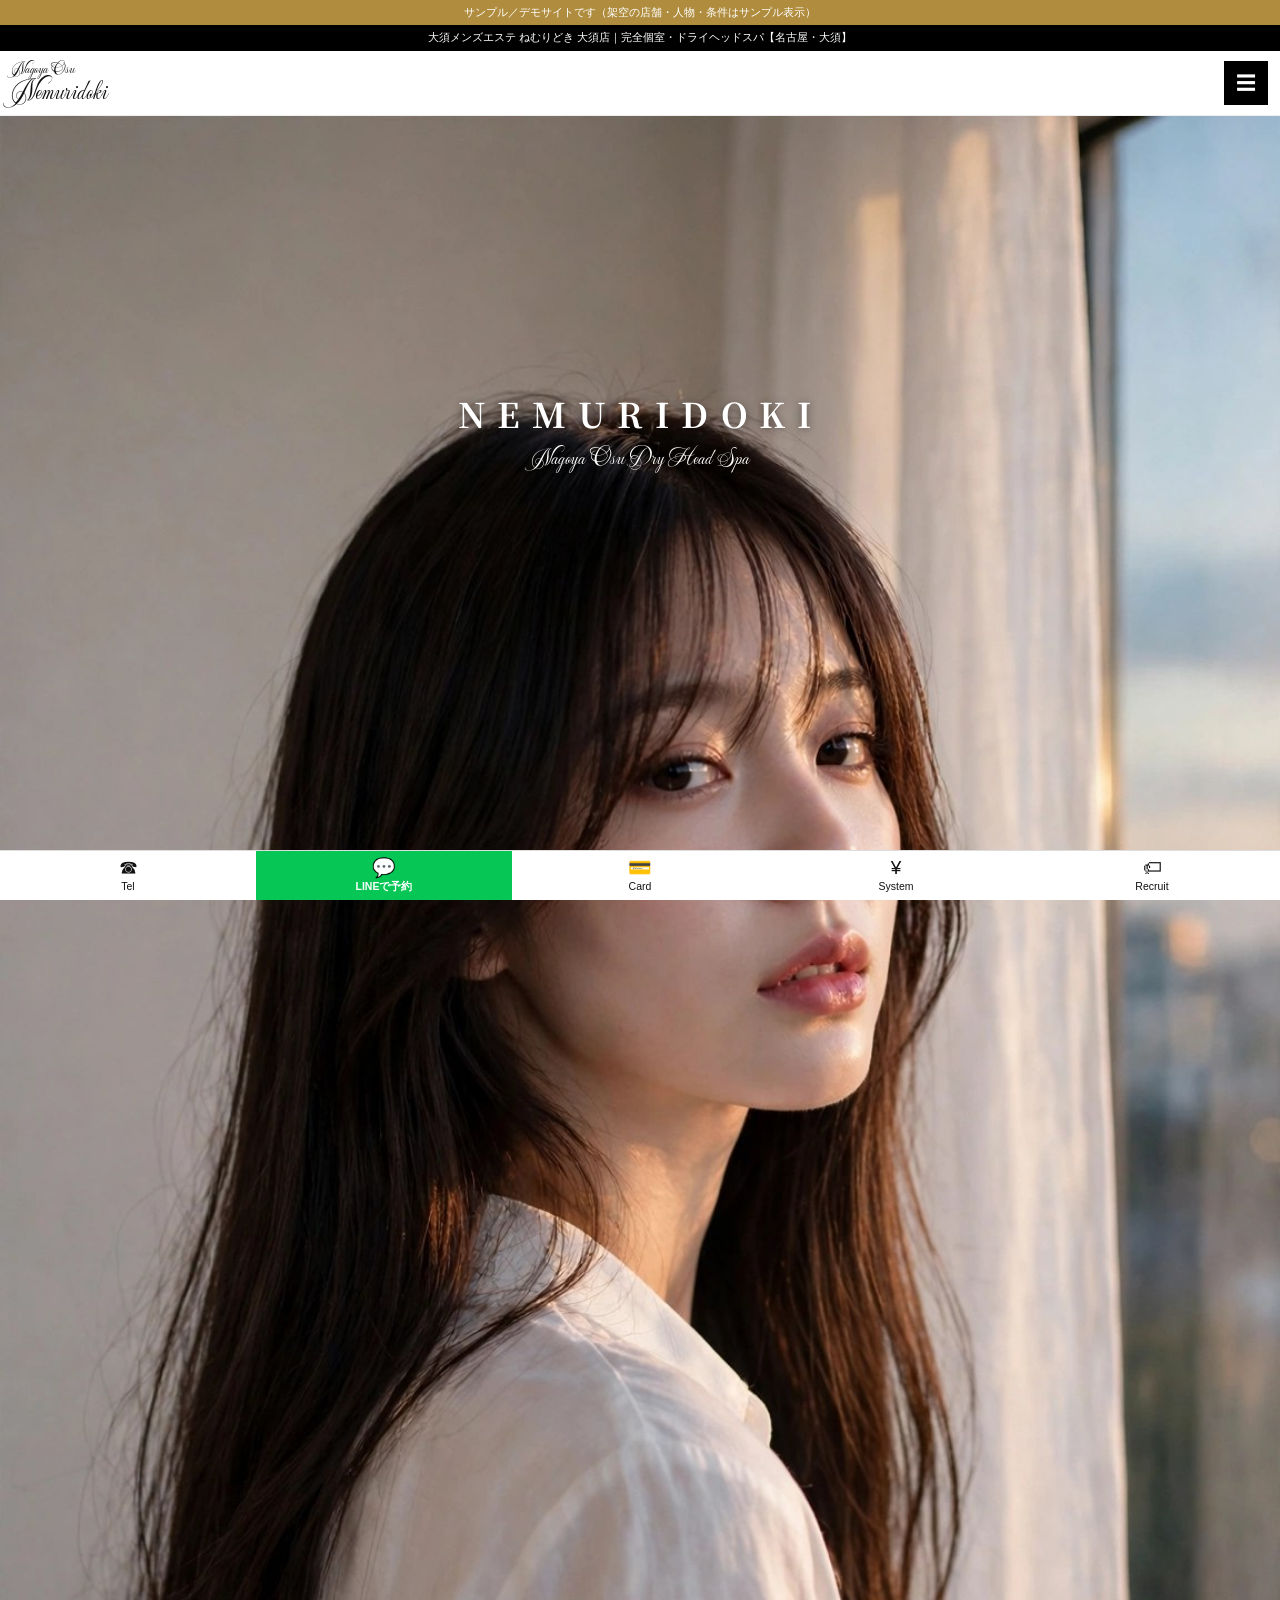
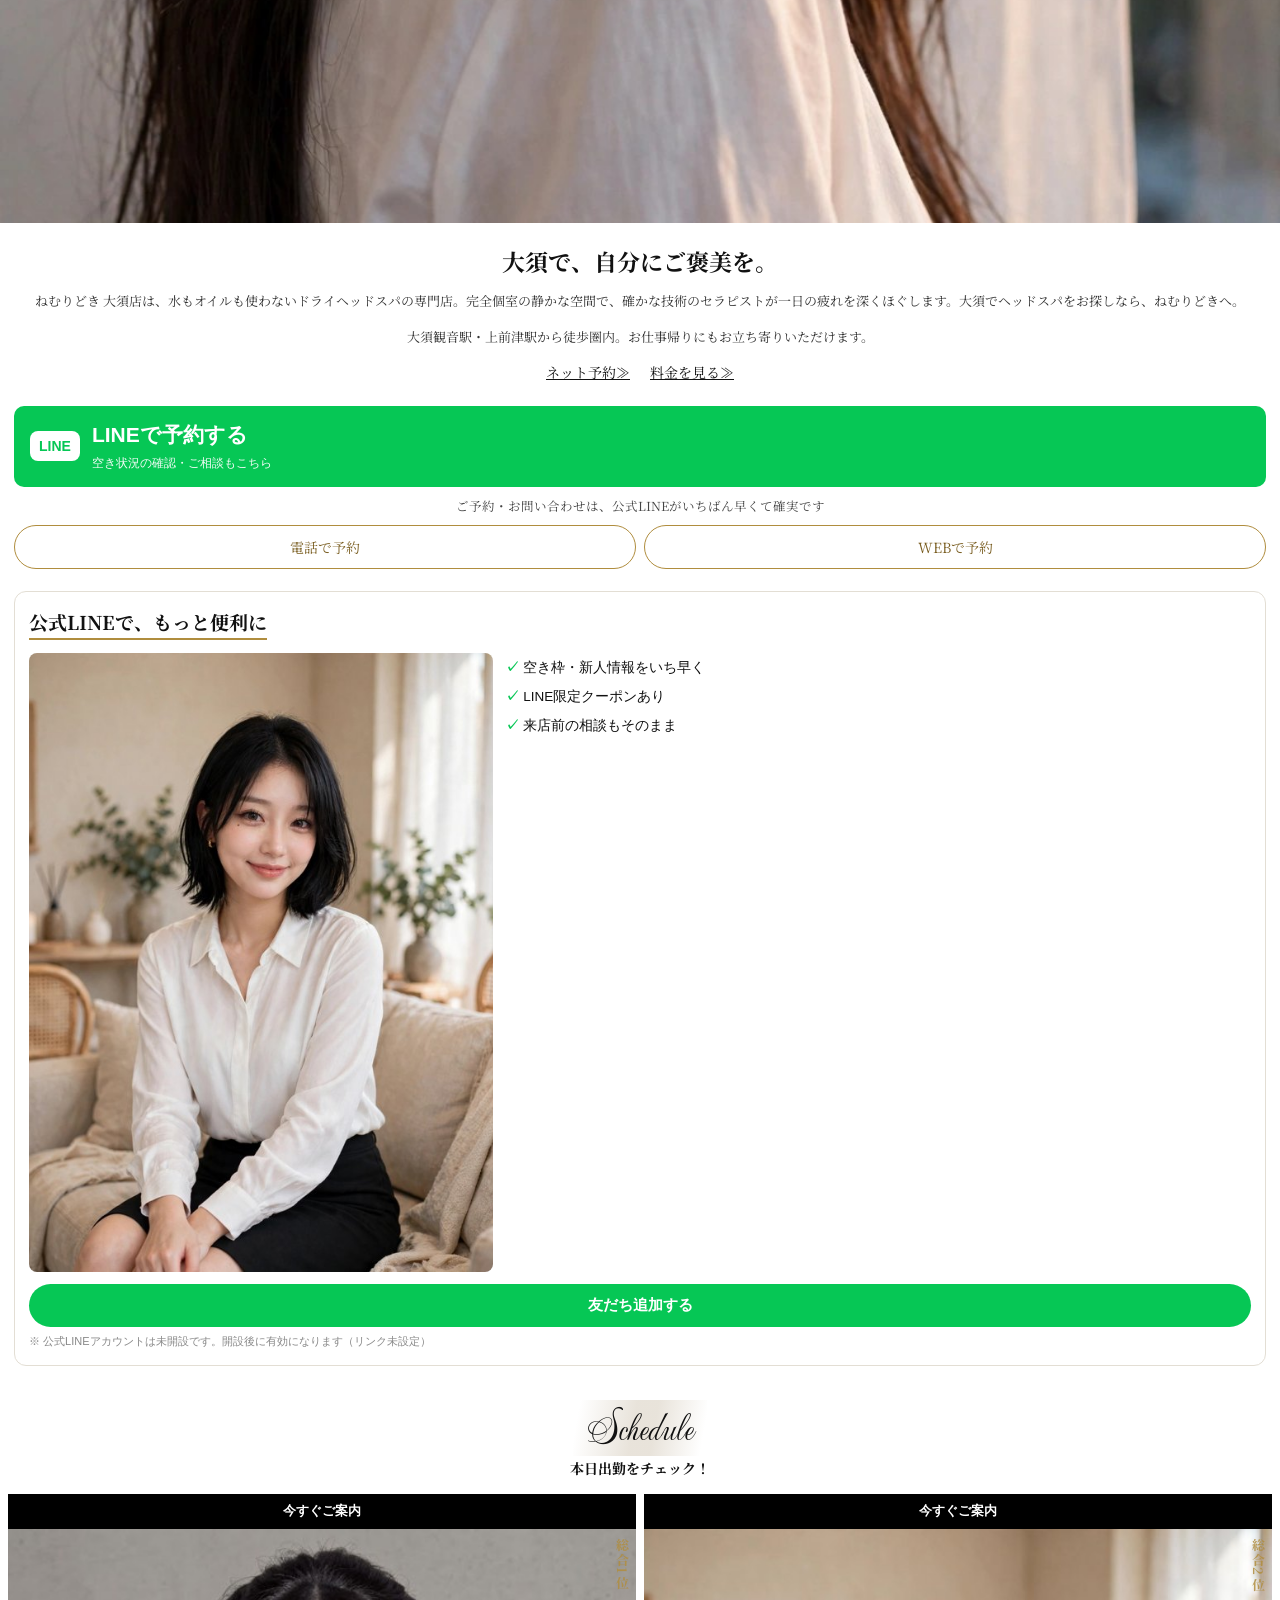
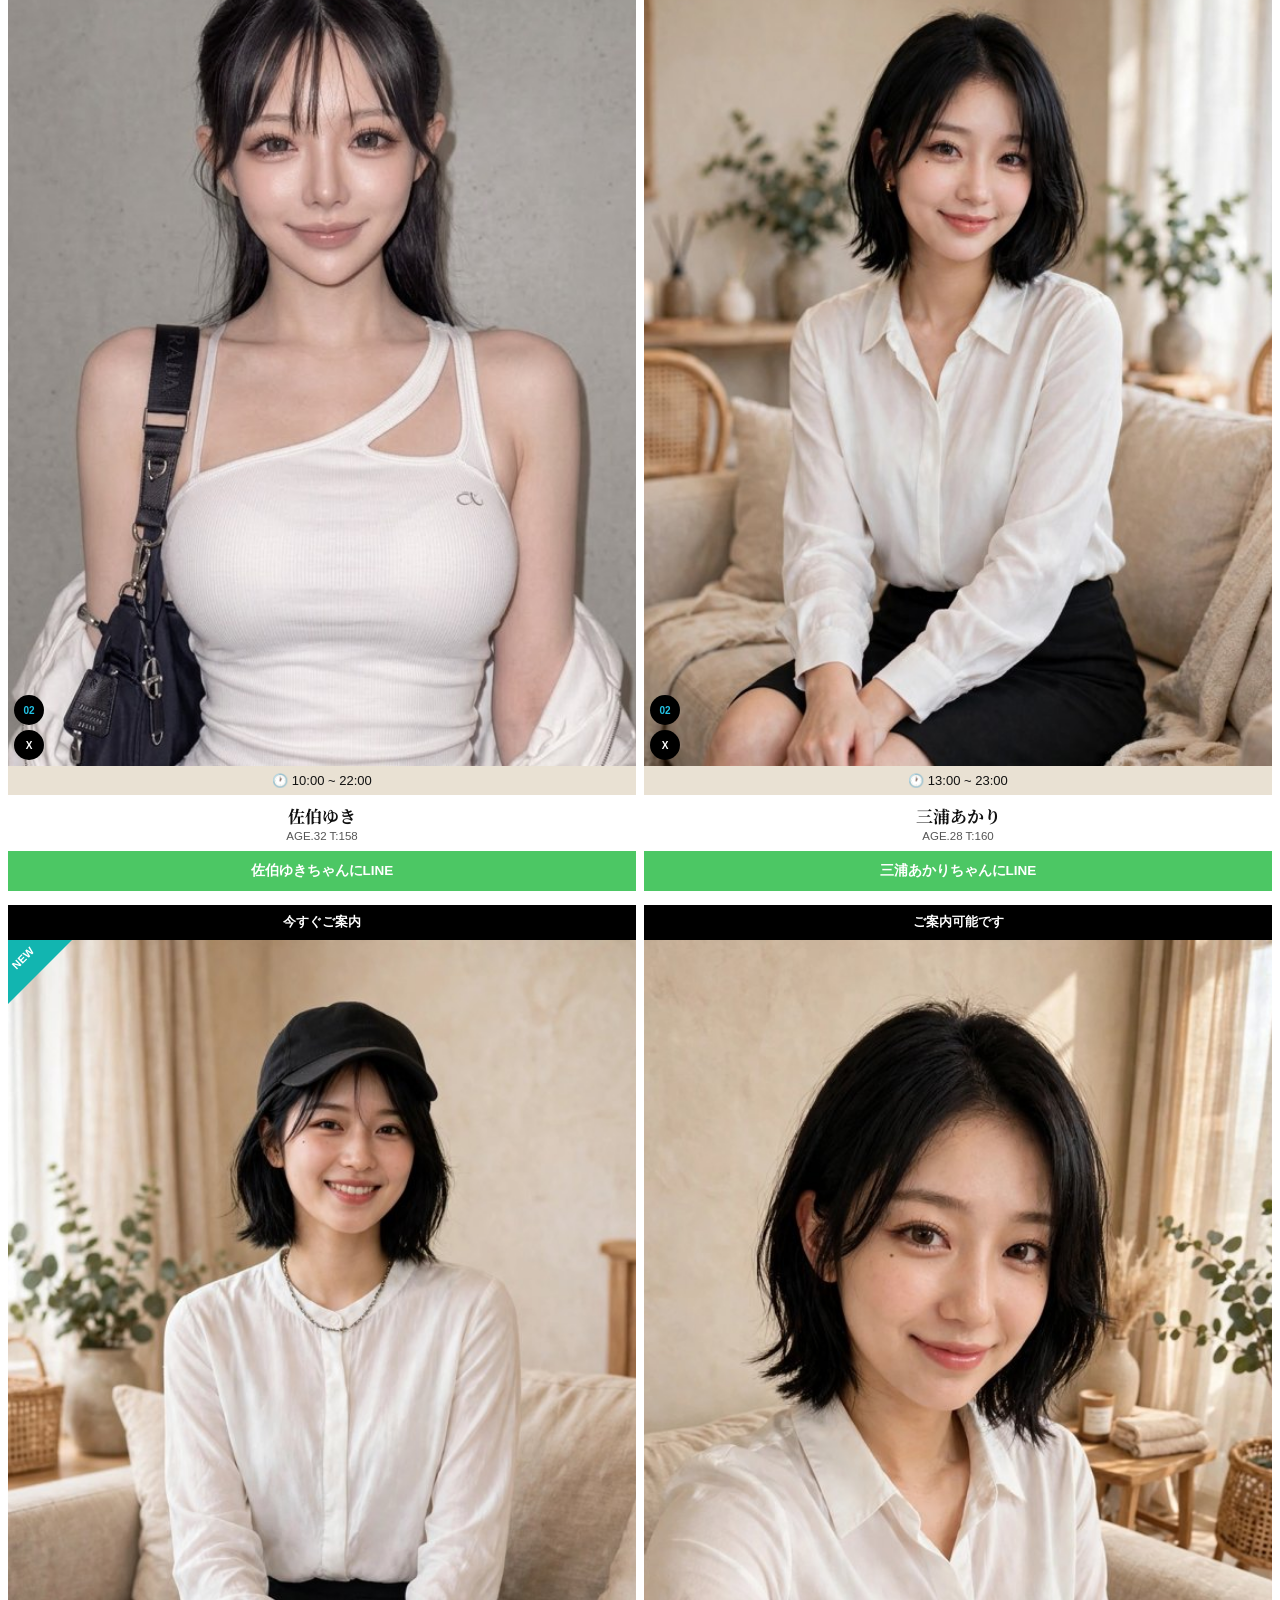
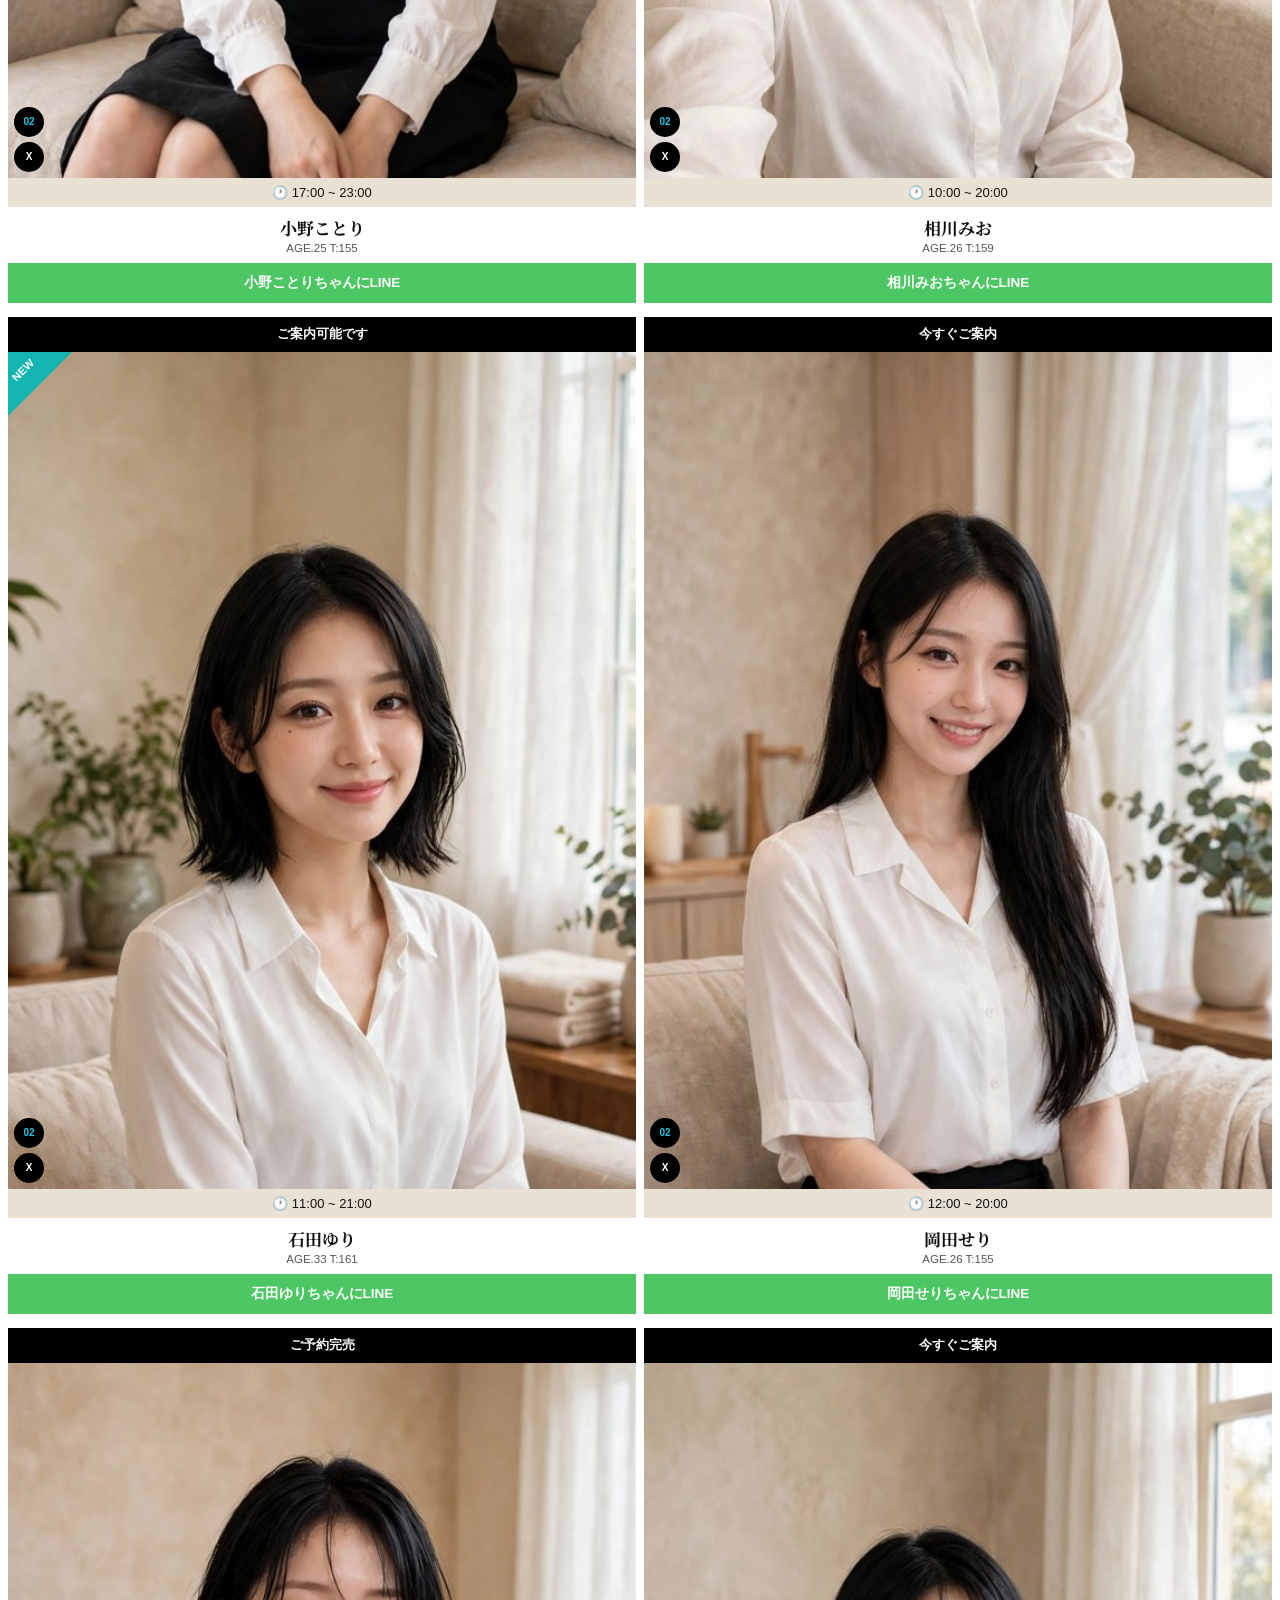
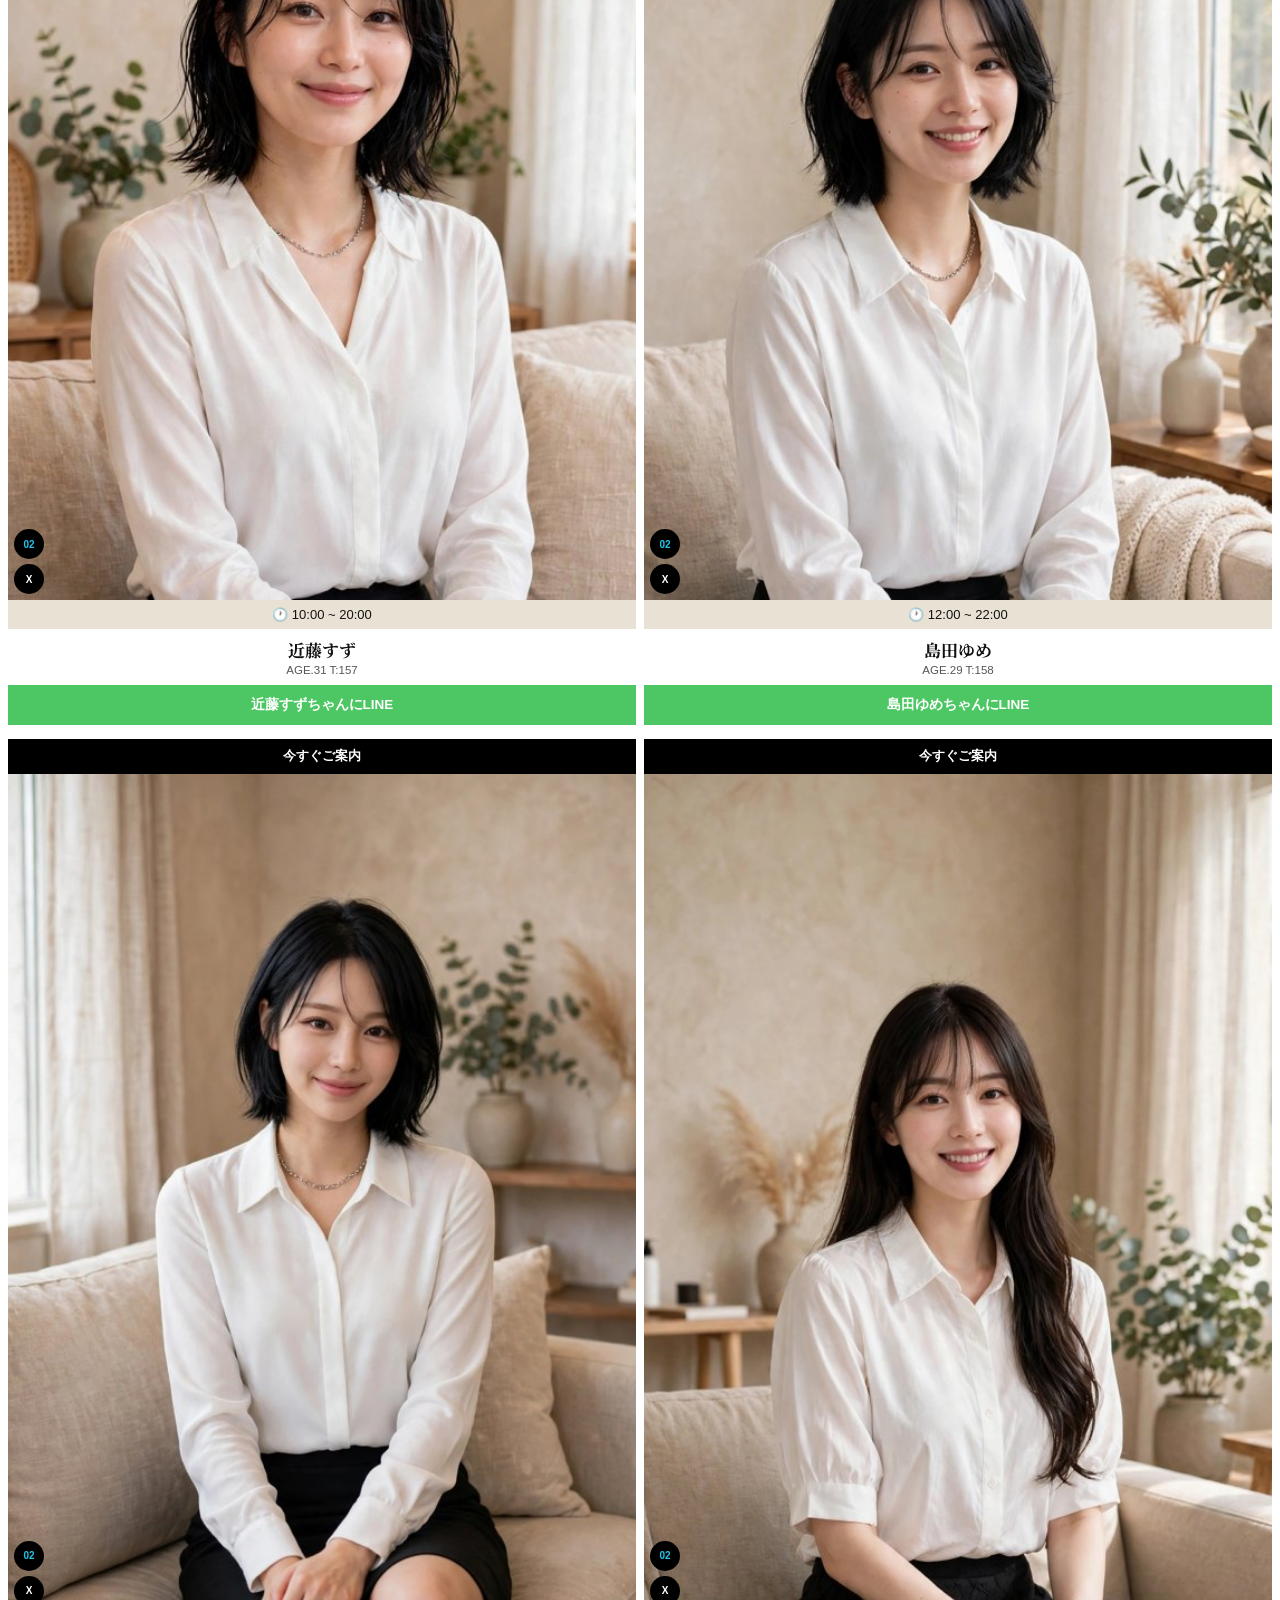
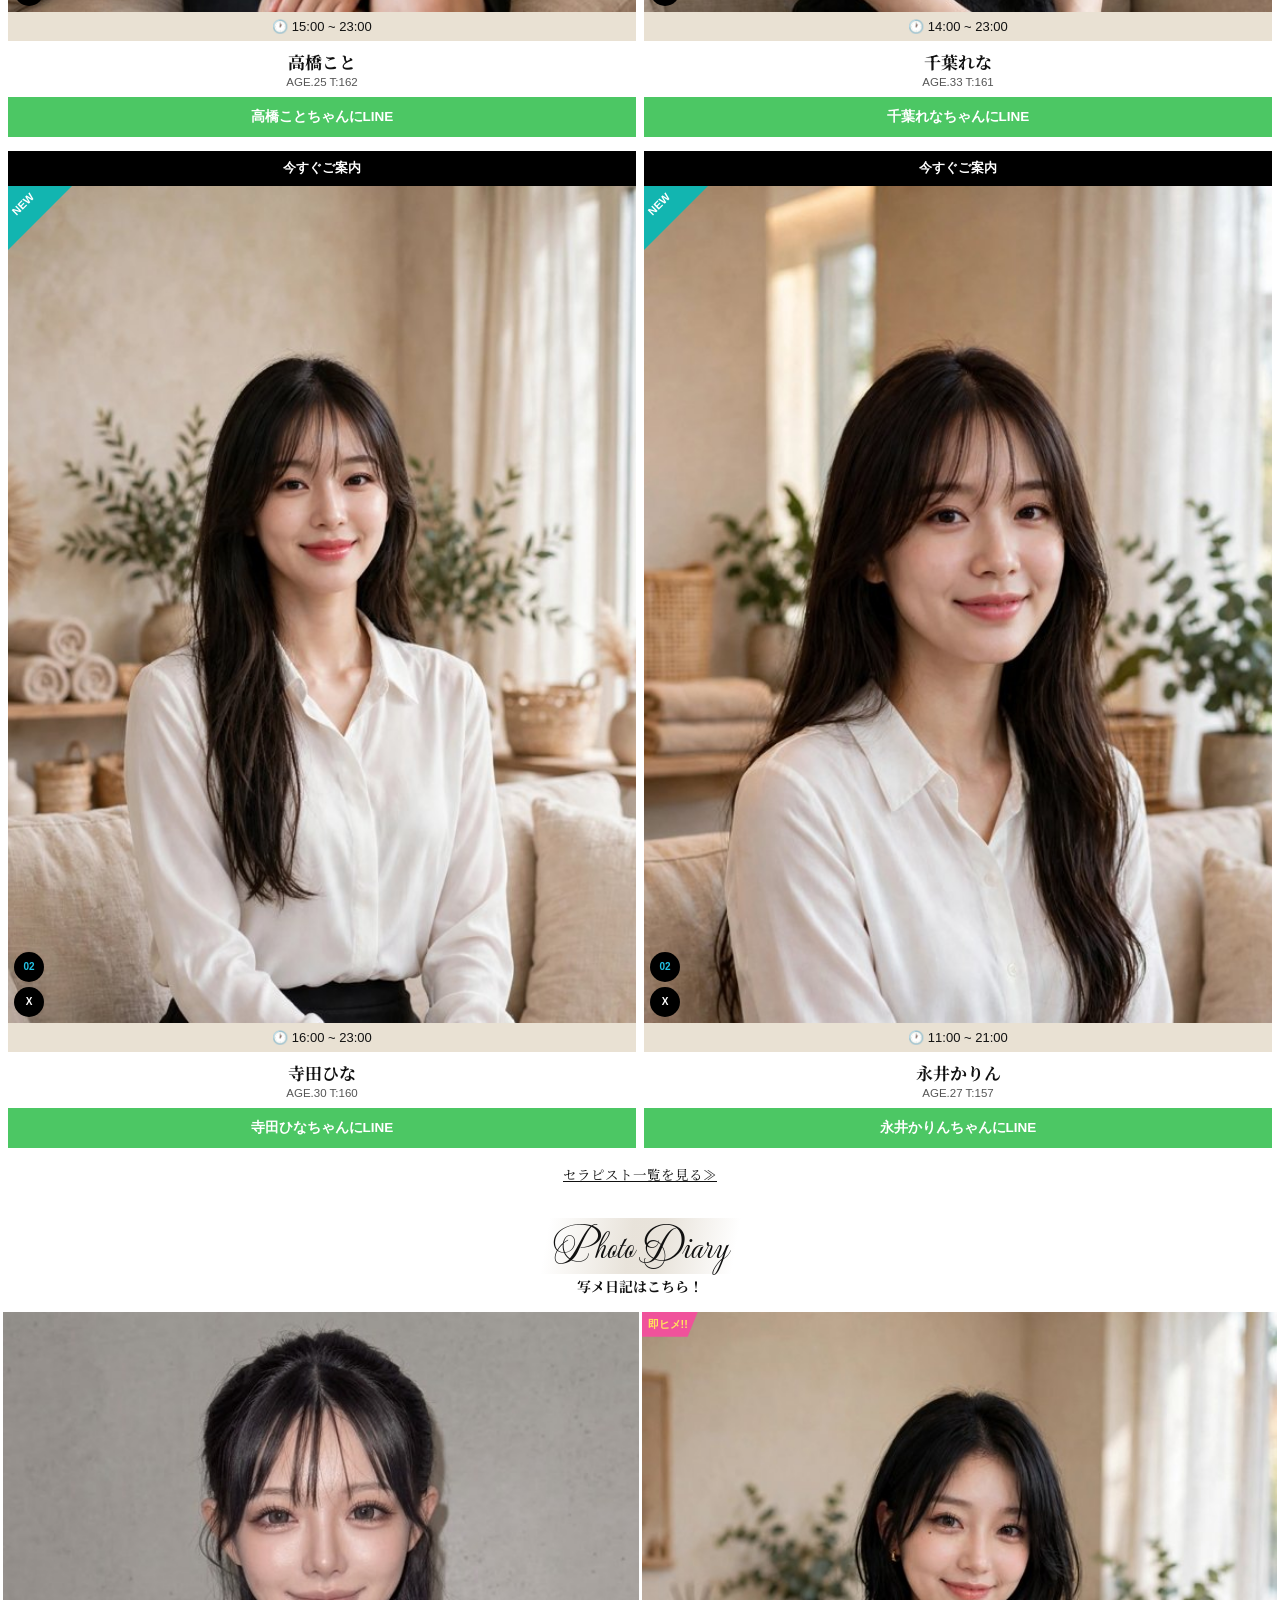
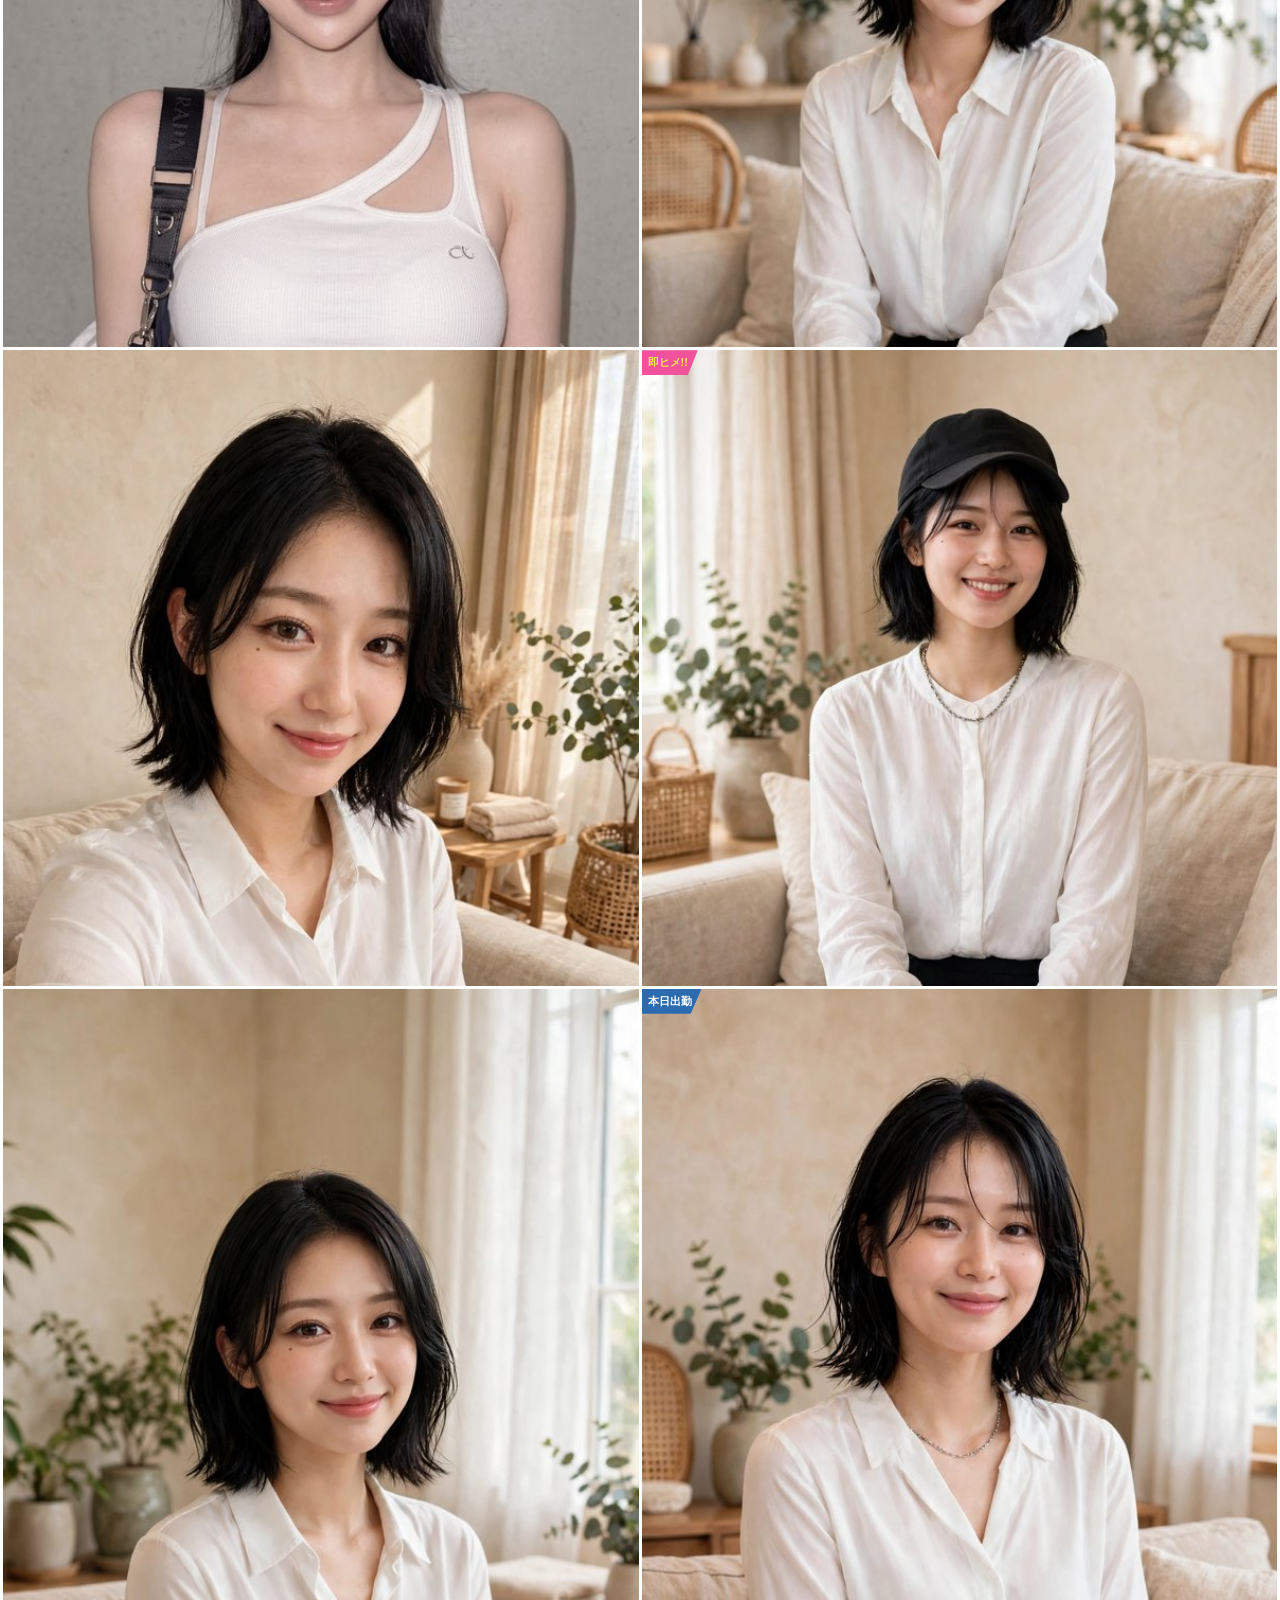
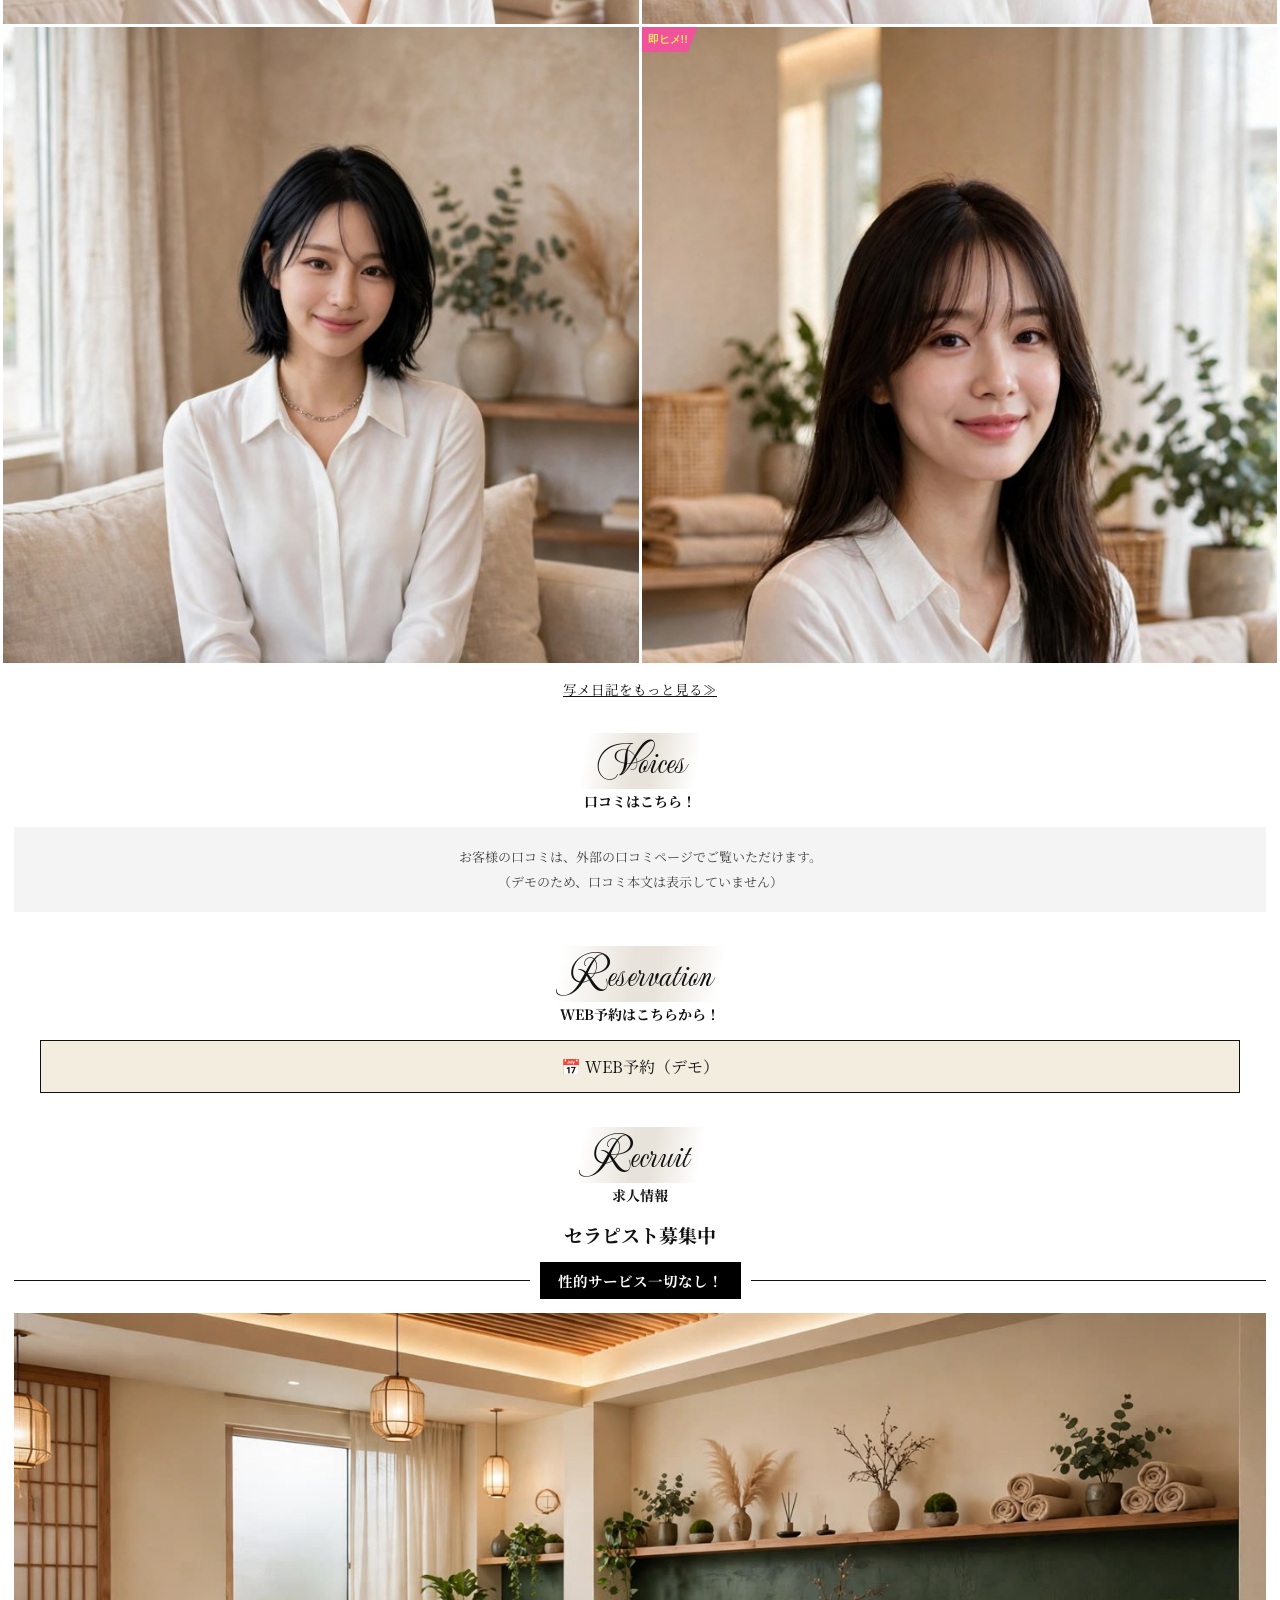
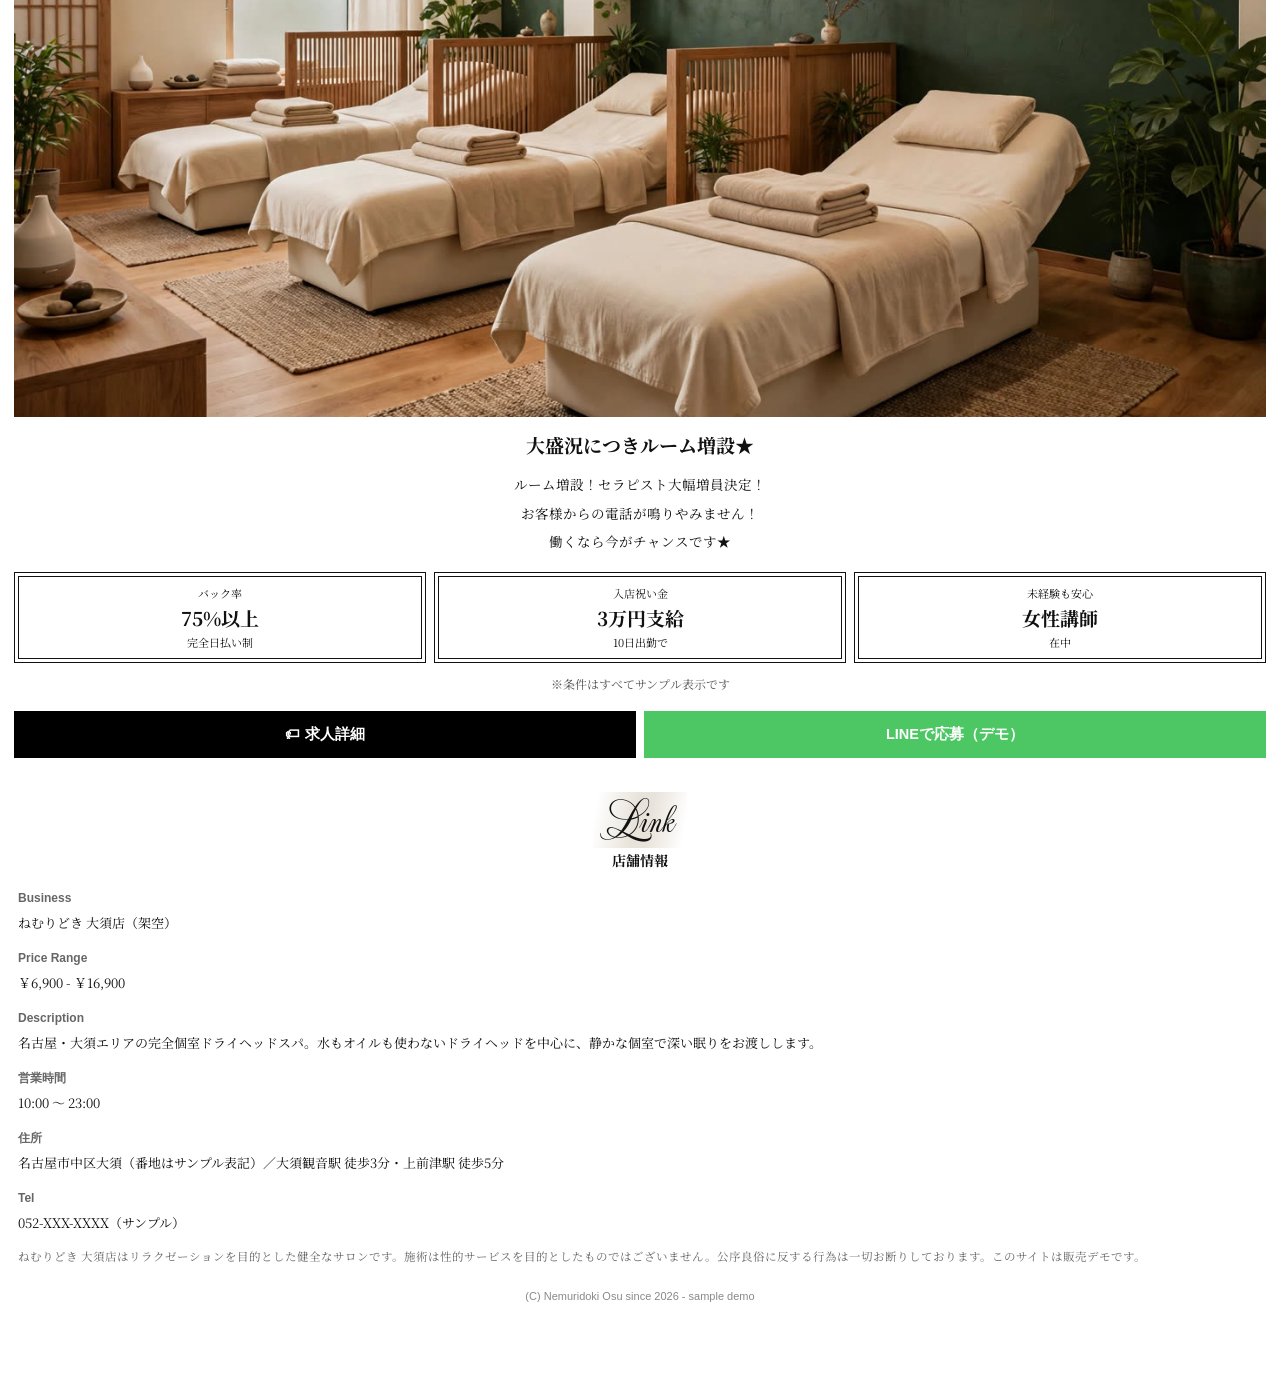
<file: index.html>
<!DOCTYPE html><html lang="ja"><head><meta charset="UTF-8"><meta name="viewport" content="width=device-width,initial-scale=1"><title>大須のメンズエステ｜大須のメンズエステ【ねむりどき 大須店】（デモ）</title><link rel="stylesheet" href="style.css"><link rel="preconnect" href="https://fonts.googleapis.com"><link href="https://fonts.googleapis.com/css2?family=Mea+Culpa&family=Noto+Serif+JP:wght@400;700&display=swap" rel="stylesheet"></head><body><script src="staff.js"></script>
<div class="demo">サンプル／デモサイトです（架空の店舗・人物・条件はサンプル表示）</div>
<div class="topstrip">大須メンズエステ ねむりどき 大須店｜完全個室・ドライヘッドスパ【名古屋・大須】</div>
<header class="top"><div class="logo"><div class="l1">Nagoya Osu</div><div class="l2">Nemuridoki</div></div><button class="burger" onclick="document.getElementById('menu').classList.toggle('open')">☰</button></header>
<nav id="menu"><a href="index.html">Top<small>トップ</small></a><a href="system.html">System & Access<small>料金＆アクセス</small></a><a href="index.html#today">Today's<small>本日出勤</small></a><a href="therapist.html">Therapist<small>セラピスト一覧</small></a><a href="schedule.html">Schedule<small>週間出勤予定</small></a><a href="diary.html">Photo Diary<small>写メ日記</small></a><a href="system.html#access">Access<small>アクセス</small></a><a href="recruit.html">Recruit<small>求人情報</small></a></nav>

<div class="hero"><img src="img/hero.jpg" alt=""><div class="cap"><div class="big">NEMURIDOKI</div><div class="sub">Nagoya Osu Dry Head Spa</div></div></div>
<div class="catch"><h1>大須で、自分にご褒美を。</h1>
<p>ねむりどき 大須店は、水もオイルも使わないドライヘッドスパの専門店。完全個室の静かな空間で、確かな技術のセラピストが一日の疲れを深くほぐします。大須でヘッドスパをお探しなら、ねむりどきへ。</p>
<p>大須観音駅・上前津駅から徒歩圏内。お仕事帰りにもお立ち寄りいただけます。</p>
<div class="links"><a href="#">ネット予約≫</a><a href="system.html">料金を見る≫</a></div></div>


<div class="line-hero">
<a class="line-main" href="#"><span class="bub">LINE</span><span><span class="t1">LINEで予約する</span><br><span class="t2">空き状況の確認・ご相談もこちら</span></span></a>
<p class="line-note">ご予約・お問い合わせは、公式LINEがいちばん早くて確実です</p>
<div class="line-sub"><a href="tel:0520000000">電話で予約</a><a href="#">WEBで予約</a></div>
</div>
<div class="line-card">
<h3>公式LINEで、もっと便利に</h3>
<div class="row"><img src="img/uni-01.jpg" alt=""><ul><li>空き枠・新人情報をいち早く</li><li>LINE限定クーポンあり</li><li>来店前の相談もそのまま</li></ul></div>
<a class="line-add" href="#">友だち追加する</a>
<p class="small">※ 公式LINEアカウントは未開設です。開設後に有効になります（リンク未設定）</p>
</div>

<h2 class="sec" id="today"><span class="en">Schedule</span><span class="ja">本日出勤をチェック！</span></h2>
<div class="grid2" id="todayGrid"></div>
<a class="more" href="therapist.html">セラピスト一覧を見る≫</a>

<h2 class="sec"><span class="en">Photo Diary</span><span class="ja">写メ日記はこちら！</span></h2>
<div class="dgrid" id="diaryGrid"></div>
<a class="more" href="diary.html">写メ日記をもっと見る≫</a>

<h2 class="sec"><span class="en">Voices</span><span class="ja">口コミはこちら！</span></h2>
<div class="voicebox">お客様の口コミは、外部の口コミページでご覧いただけます。<br>（デモのため、口コミ本文は表示していません）</div>

<h2 class="sec"><span class="en">Reservation</span><span class="ja">WEB予約はこちらから！</span></h2>
<a class="resbtn" href="#">📅 WEB予約（デモ）</a>

<h2 class="sec"><span class="en">Recruit</span><span class="ja">求人情報</span></h2>
<div class="recruit">
<div class="big">セラピスト募集中</div>
<div class="nobar"><span>性的サービス一切なし！</span></div>
<img class="strip" src="img/interior.jpg" alt="">
<div class="big" style="margin-top:14px">大盛況につきルーム増設★</div>
<div class="lines">ルーム増設！セラピスト大幅増員決定！<br>お客様からの電話が鳴りやみません！<br>働くなら今がチャンスです★</div>
<div class="boxes">
<div class="box"><div class="t">バック率</div><div class="m">75%以上</div><div class="b">完全日払い制</div></div>
<div class="box"><div class="t">入店祝い金</div><div class="m">3万円支給</div><div class="b">10日出勤で</div></div>
<div class="box"><div class="t">未経験も安心</div><div class="m">女性講師</div><div class="b">在中</div></div>
</div>
<p class="note" style="margin-top:10px">※条件はすべてサンプル表示です</p>
<div class="recbtns"><a class="detail" href="recruit.html">🏷 求人詳細</a><a class="apply" href="#">LINEで応募（デモ）</a></div>
</div>
<script src="diary-data.js"></script><script src="diary.js"></script>
<script>
document.getElementById("todayGrid").innerHTML = STAFF.filter(s=>s.today).map(panelHTML).join("");
document.getElementById("diaryGrid").innerHTML = DIARY.slice(0,8).map(diaryGridHTML).join("");
</script>
<h2 class="sec"><span class="en">Link</span><span class="ja">店舗情報</span></h2>
<dl class="shopinfo">
<dt>Business</dt><dd>ねむりどき 大須店（架空）</dd>
<dt>Price Range</dt><dd>￥6,900 - ￥16,900</dd>
<dt>Description</dt><dd>名古屋・大須エリアの完全個室ドライヘッドスパ。水もオイルも使わないドライヘッドを中心に、静かな個室で深い眠りをお渡しします。</dd>
<dt>営業時間</dt><dd>10:00 ～ 23:00</dd>
<dt>住所</dt><dd>名古屋市中区大須（番地はサンプル表記）／大須観音駅 徒歩3分・上前津駅 徒歩5分</dd>
<dt>Tel</dt><dd>052-XXX-XXXX（サンプル）</dd>
</dl>
<p class="healthy">ねむりどき 大須店はリラクゼーションを目的とした健全なサロンです。施術は性的サービスを目的としたものではございません。公序良俗に反する行為は一切お断りしております。このサイトは販売デモです。</p>
<footer>(C) Nemuridoki Osu since 2026 - sample demo</footer>
<div class="bar5">
<a href="tel:0520000000"><span class="ic">☎</span><span class="lb">Tel</span></a>
<a class="line-slot" href="#"><span class="ic">💬</span><span class="lb">LINEで予約</span></a>
<a href="system.html"><span class="ic">💳</span><span class="lb">Card</span></a>
<a href="system.html"><span class="ic">¥</span><span class="lb">System</span></a>
<a href="recruit.html"><span class="ic">🏷</span><span class="lb">Recruit</span></a>
</div>

</body></html>
</file>
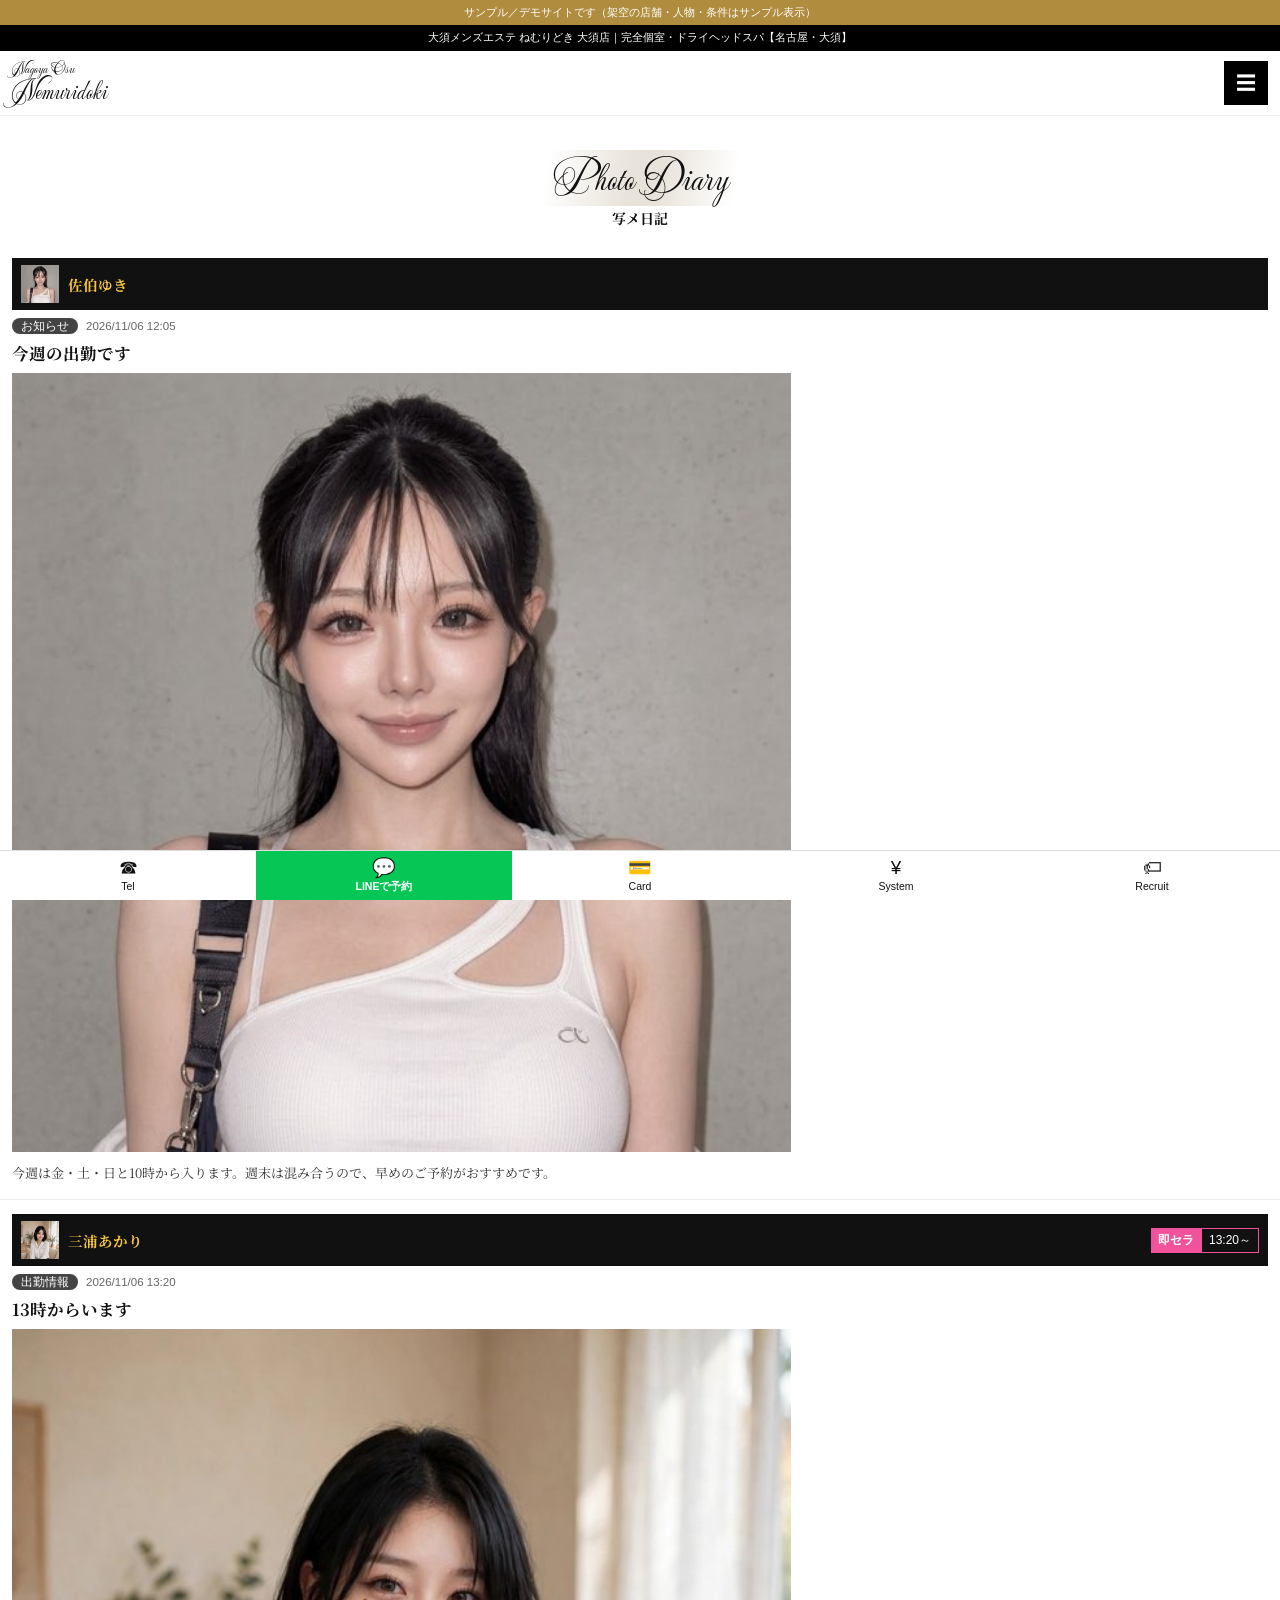
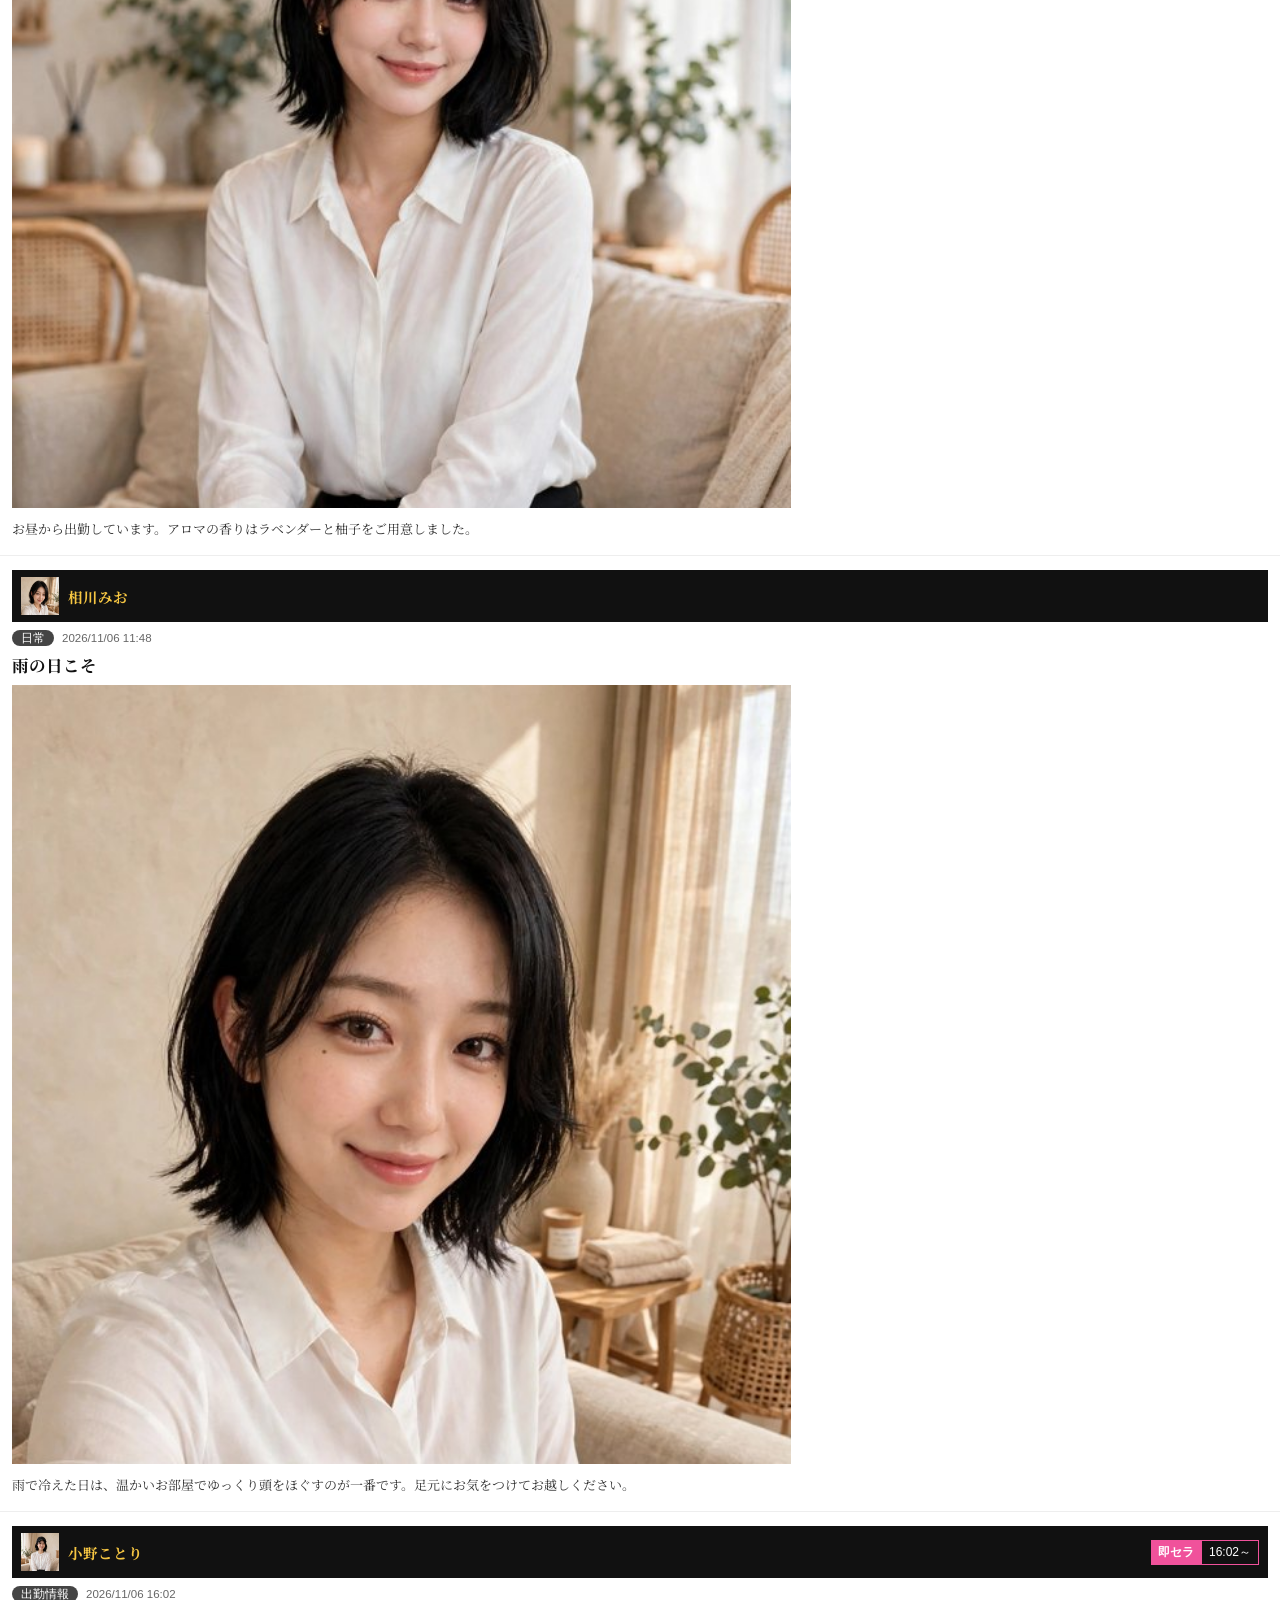
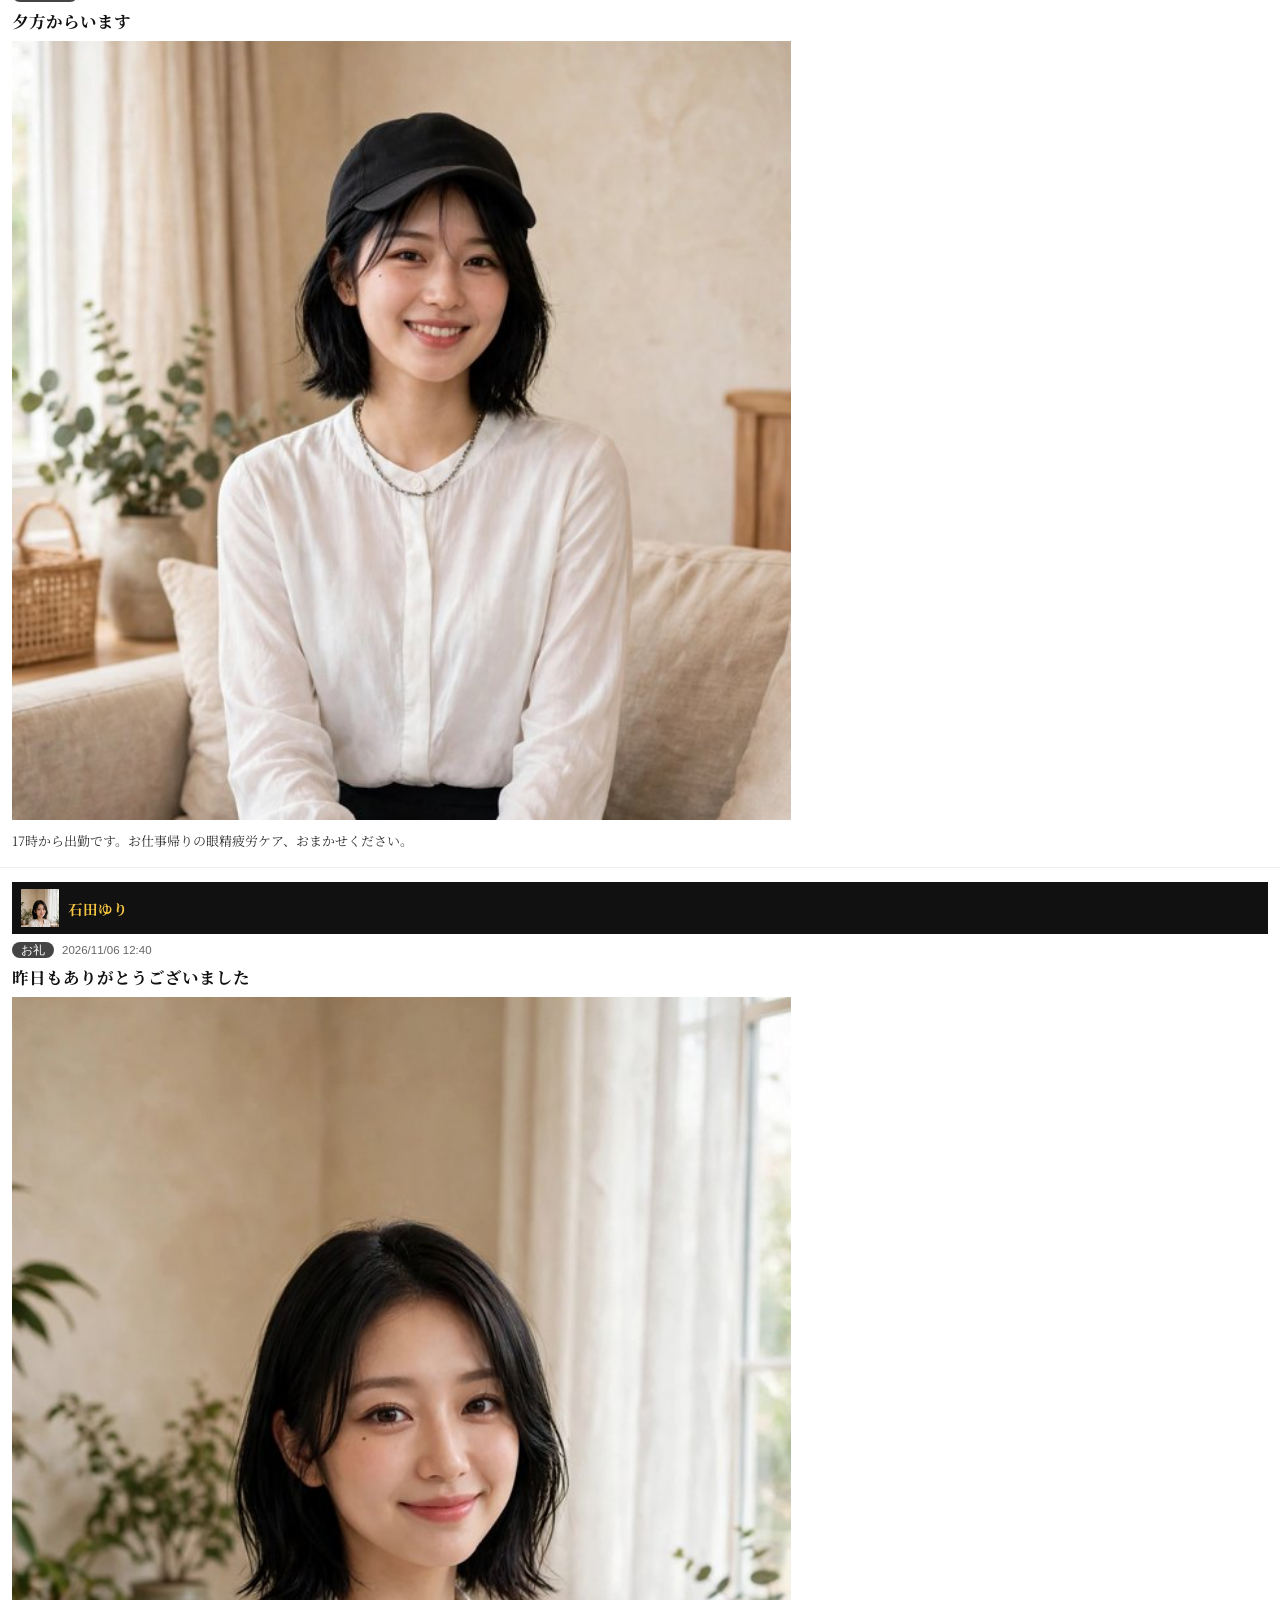
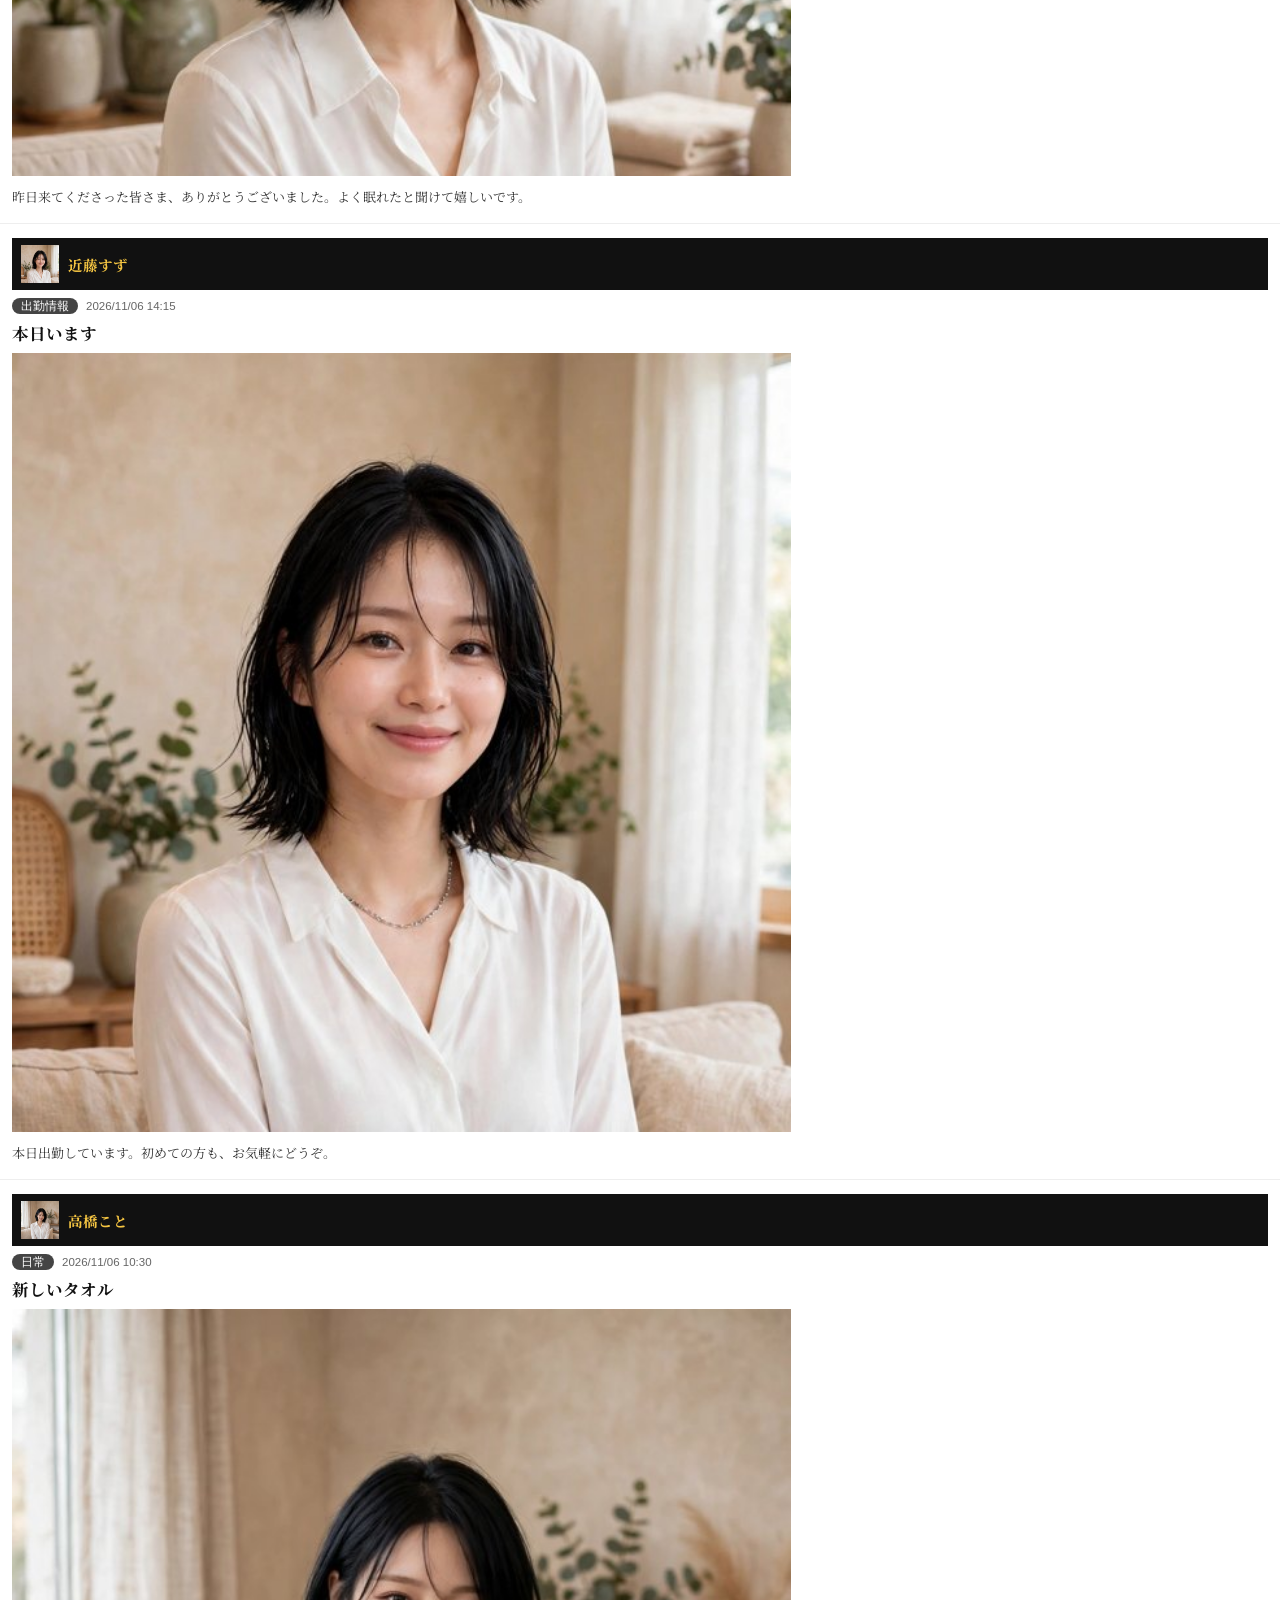
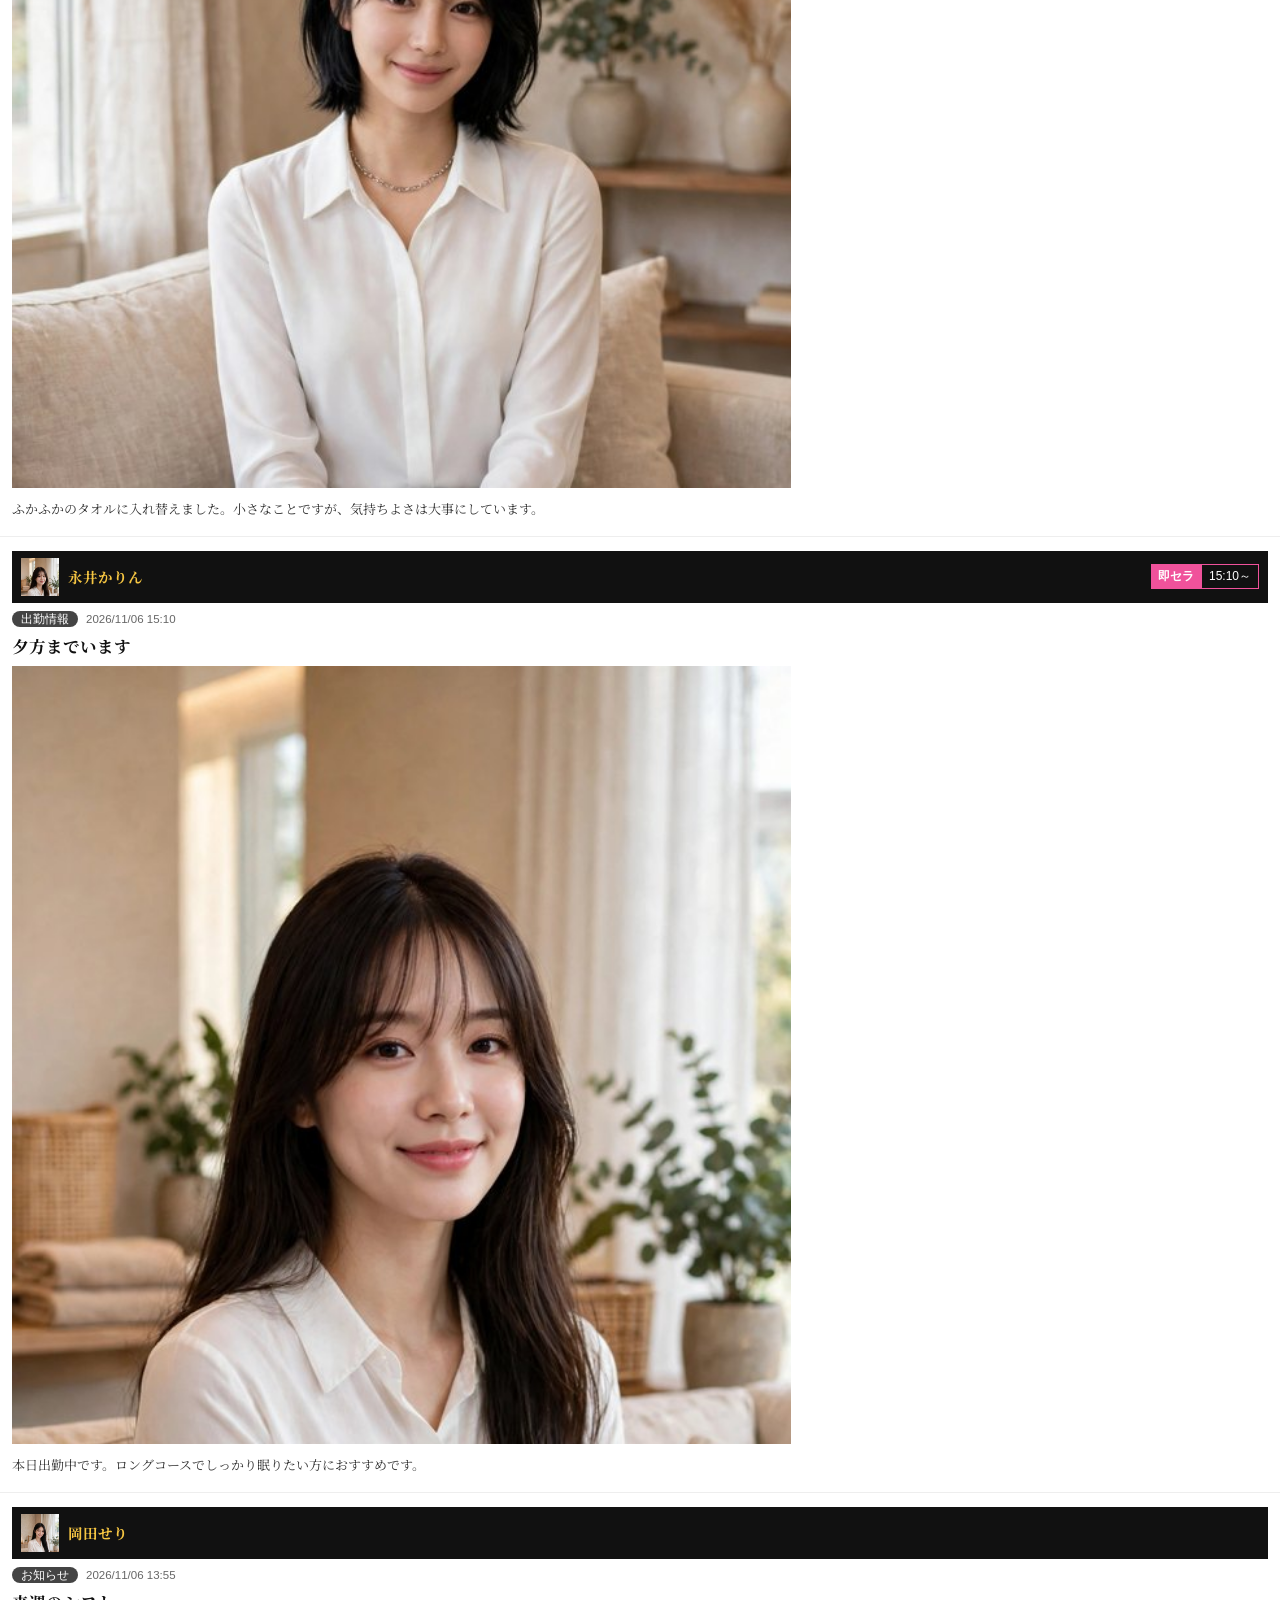
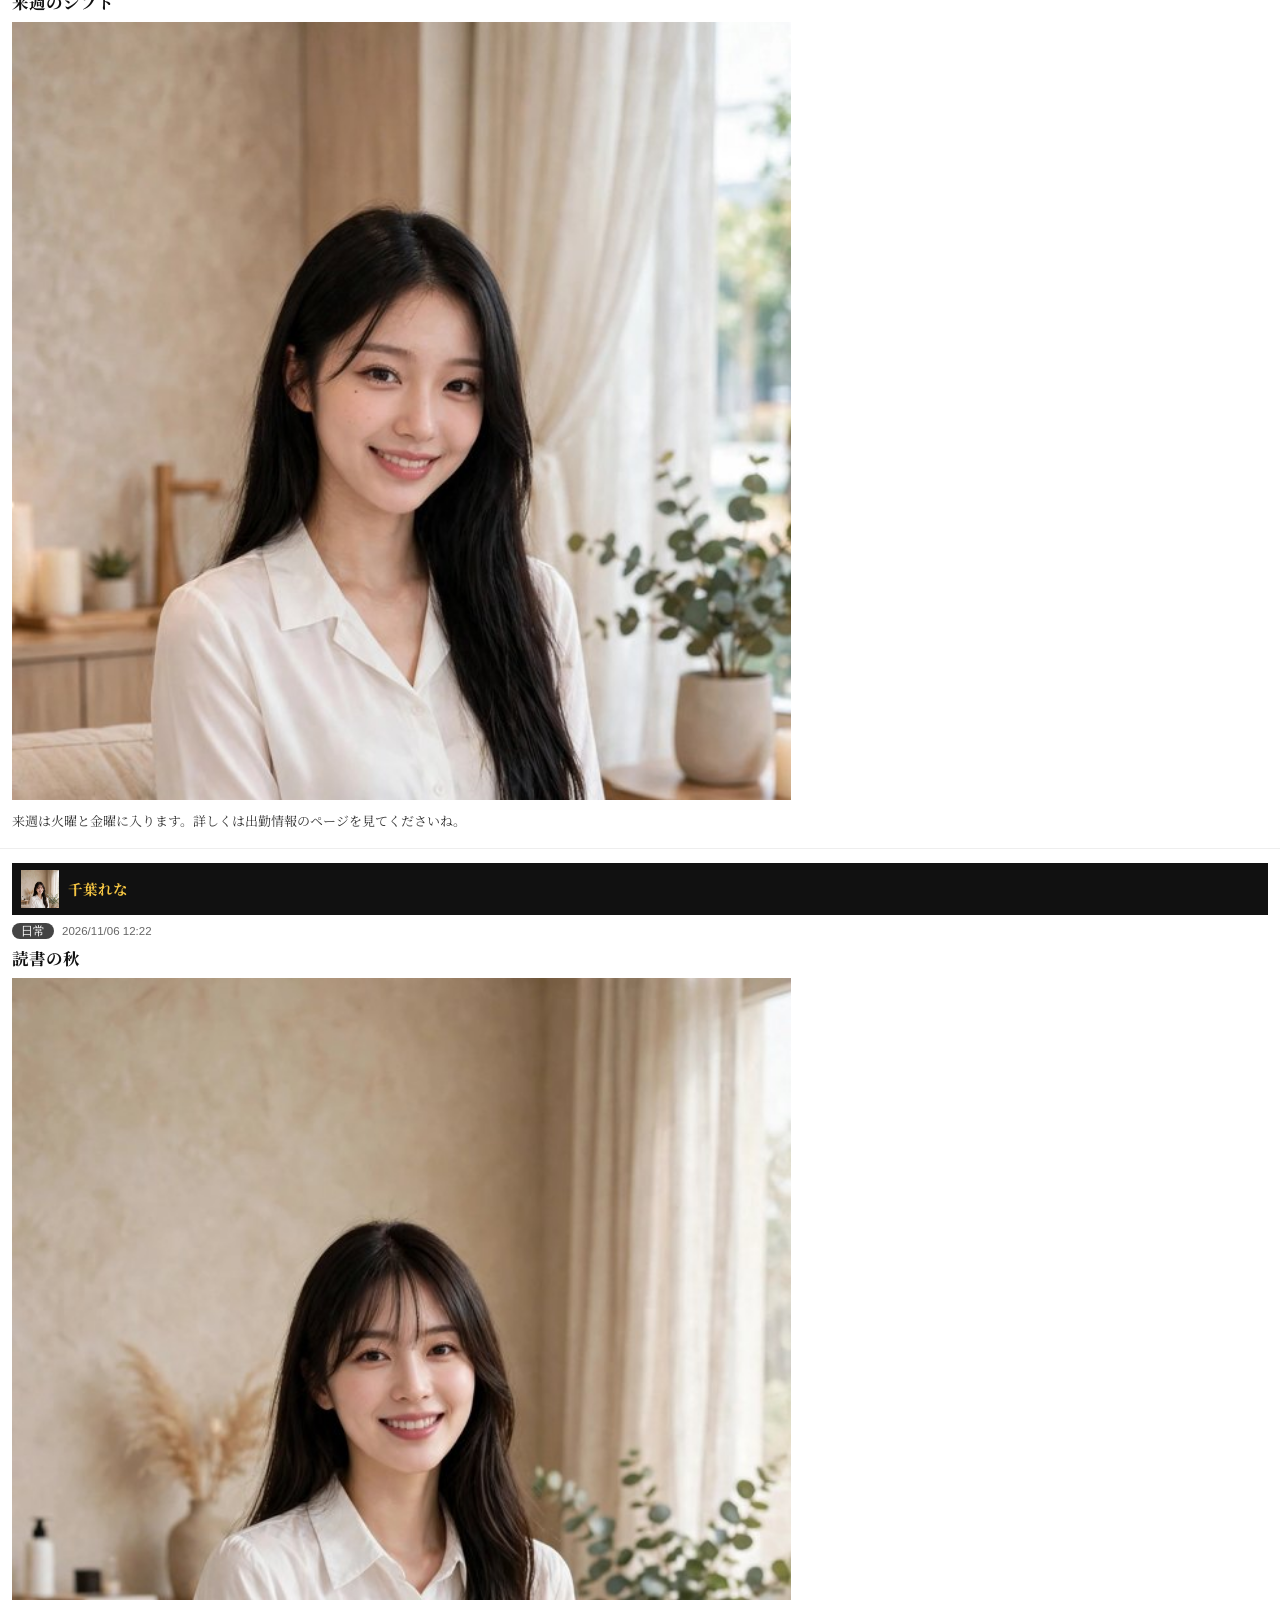
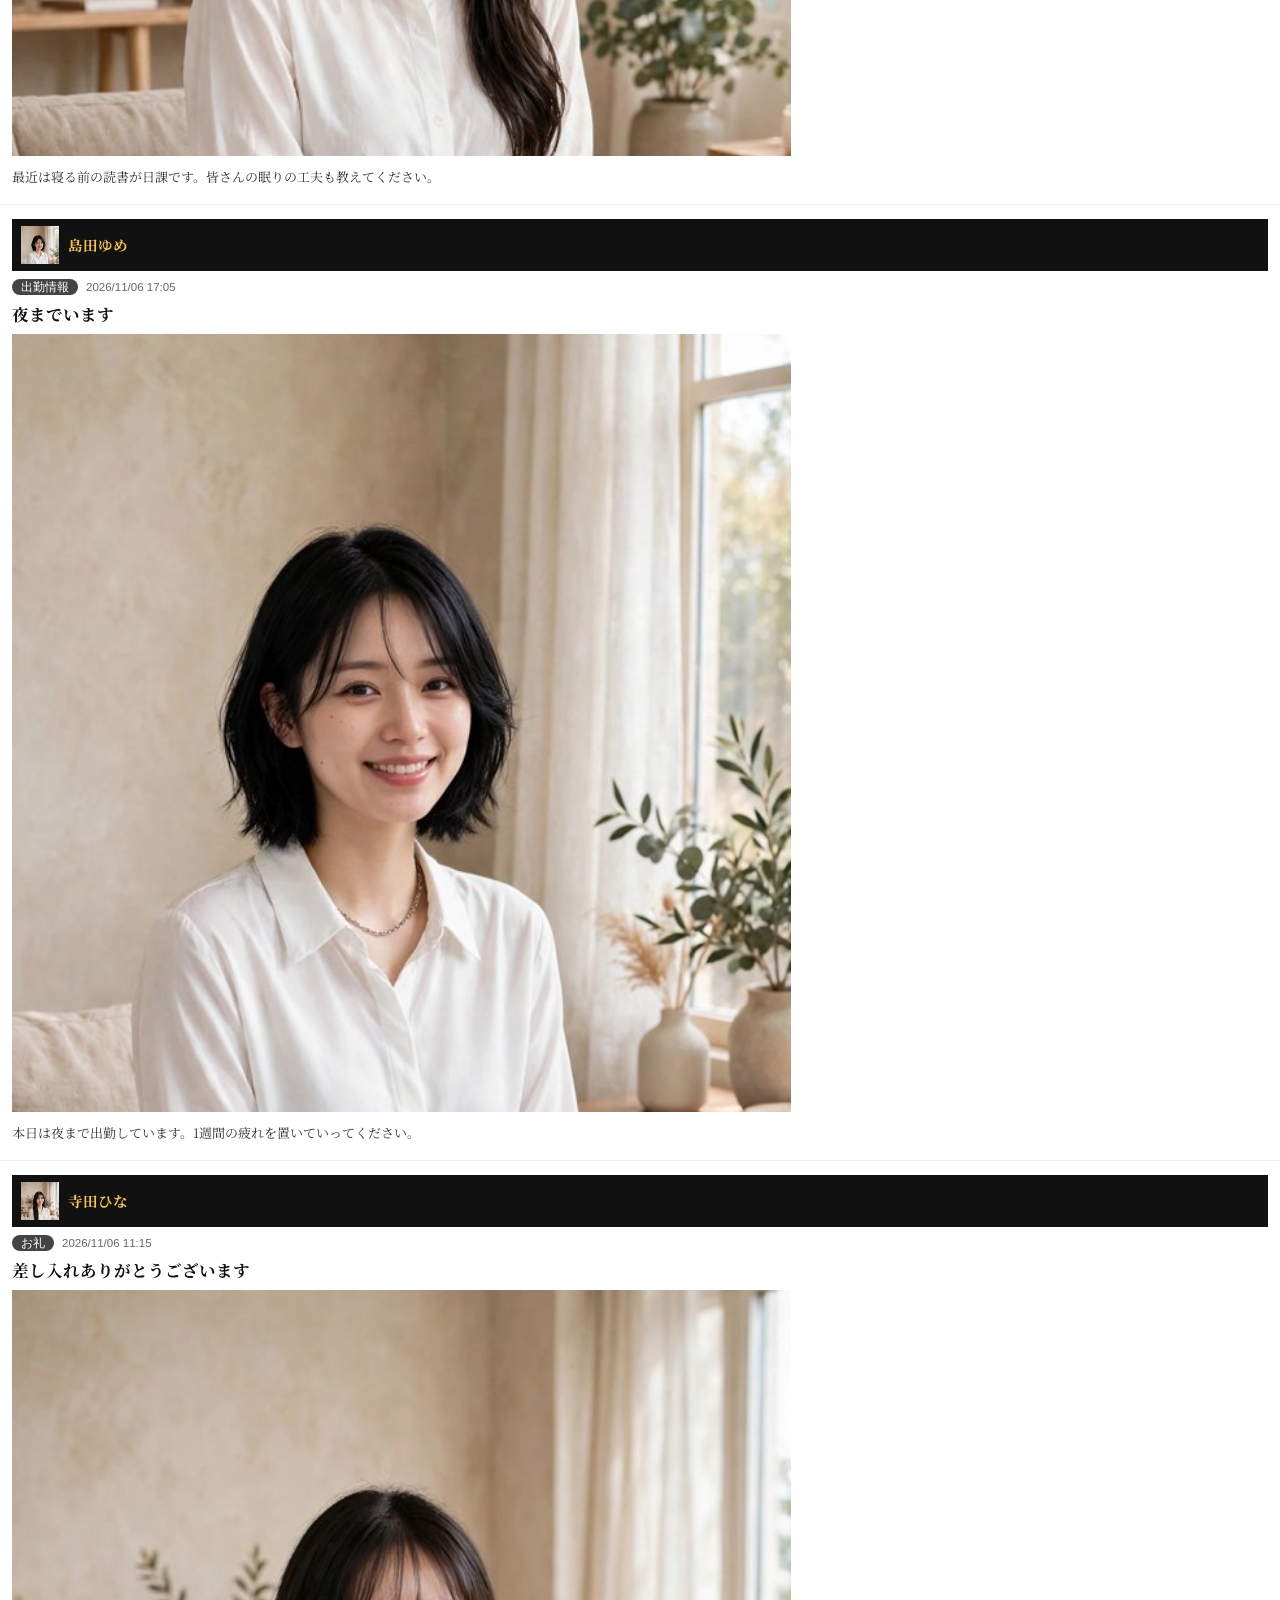
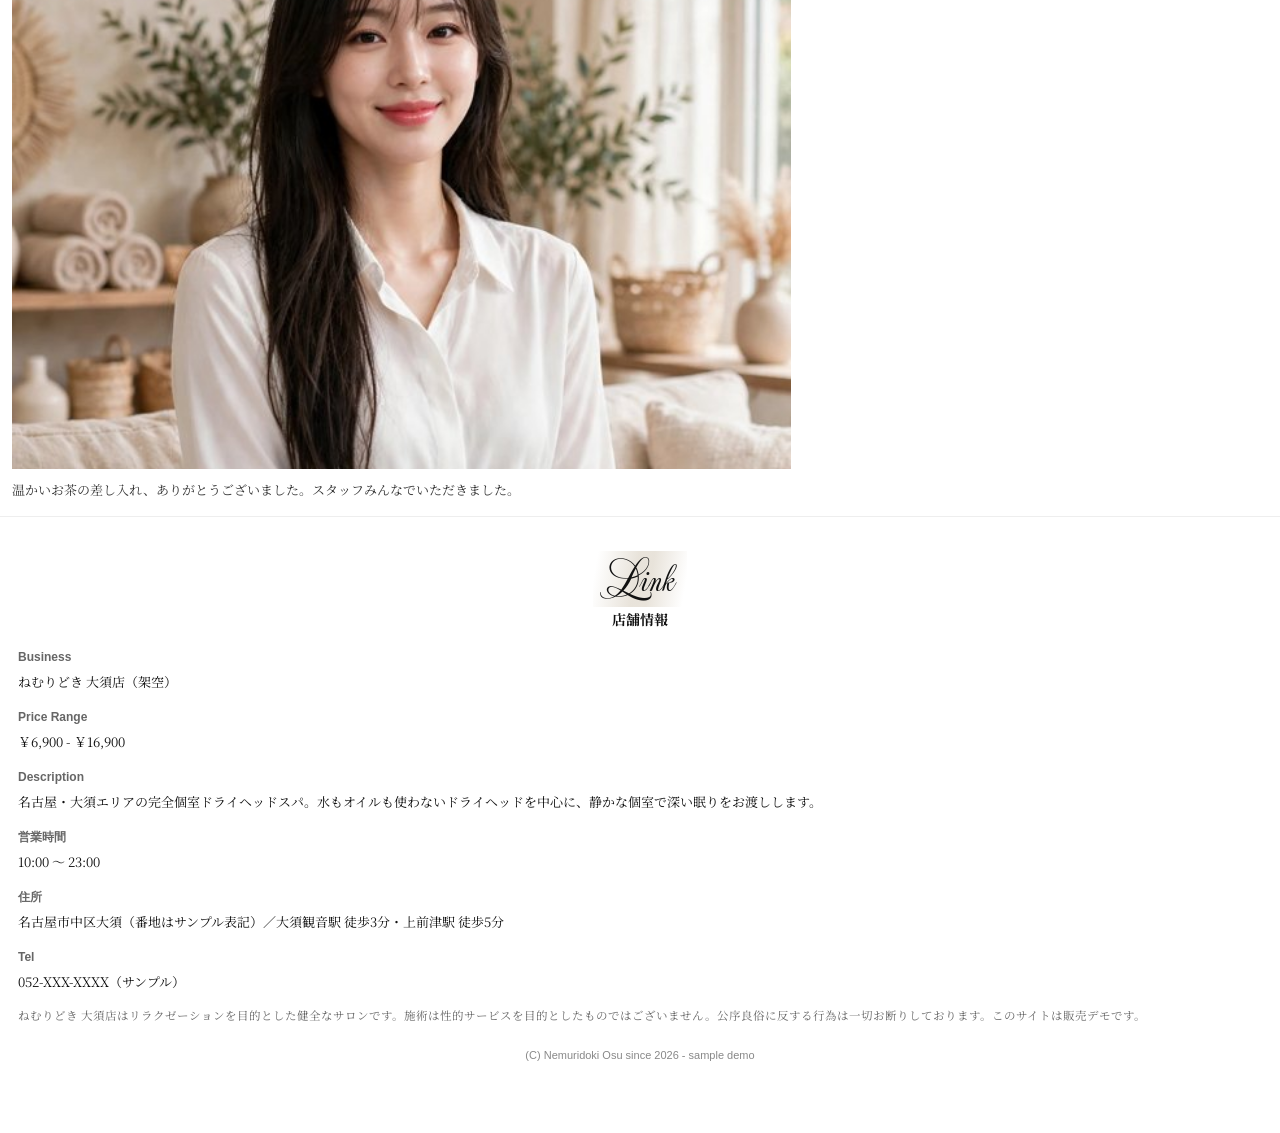
<file: diary.html>
<!DOCTYPE html><html lang="ja"><head><meta charset="UTF-8"><meta name="viewport" content="width=device-width,initial-scale=1"><title>写メ日記｜大須のメンズエステ【ねむりどき 大須店】（デモ）</title><link rel="stylesheet" href="style.css"><link rel="preconnect" href="https://fonts.googleapis.com"><link href="https://fonts.googleapis.com/css2?family=Mea+Culpa&family=Noto+Serif+JP:wght@400;700&display=swap" rel="stylesheet"></head><body><script src="staff.js"></script>
<div class="demo">サンプル／デモサイトです（架空の店舗・人物・条件はサンプル表示）</div>
<div class="topstrip">大須メンズエステ ねむりどき 大須店｜完全個室・ドライヘッドスパ【名古屋・大須】</div>
<header class="top"><div class="logo"><div class="l1">Nagoya Osu</div><div class="l2">Nemuridoki</div></div><button class="burger" onclick="document.getElementById('menu').classList.toggle('open')">☰</button></header>
<nav id="menu"><a href="index.html">Top<small>トップ</small></a><a href="system.html">System & Access<small>料金＆アクセス</small></a><a href="index.html#today">Today's<small>本日出勤</small></a><a href="therapist.html">Therapist<small>セラピスト一覧</small></a><a href="schedule.html">Schedule<small>週間出勤予定</small></a><a href="diary.html">Photo Diary<small>写メ日記</small></a><a href="system.html#access">Access<small>アクセス</small></a><a href="recruit.html">Recruit<small>求人情報</small></a></nav>

<h2 class="sec"><span class="en">Photo Diary</span><span class="ja">写メ日記</span></h2>
<div id="diaryList"></div>
<script src="diary-data.js"></script><script src="diary.js"></script>
<script>
document.getElementById("diaryList").innerHTML = DIARY.map(diaryEntryHTML).join("");
</script>
<h2 class="sec"><span class="en">Link</span><span class="ja">店舗情報</span></h2>
<dl class="shopinfo">
<dt>Business</dt><dd>ねむりどき 大須店（架空）</dd>
<dt>Price Range</dt><dd>￥6,900 - ￥16,900</dd>
<dt>Description</dt><dd>名古屋・大須エリアの完全個室ドライヘッドスパ。水もオイルも使わないドライヘッドを中心に、静かな個室で深い眠りをお渡しします。</dd>
<dt>営業時間</dt><dd>10:00 ～ 23:00</dd>
<dt>住所</dt><dd>名古屋市中区大須（番地はサンプル表記）／大須観音駅 徒歩3分・上前津駅 徒歩5分</dd>
<dt>Tel</dt><dd>052-XXX-XXXX（サンプル）</dd>
</dl>
<p class="healthy">ねむりどき 大須店はリラクゼーションを目的とした健全なサロンです。施術は性的サービスを目的としたものではございません。公序良俗に反する行為は一切お断りしております。このサイトは販売デモです。</p>
<footer>(C) Nemuridoki Osu since 2026 - sample demo</footer>
<div class="bar5">
<a href="tel:0520000000"><span class="ic">☎</span><span class="lb">Tel</span></a>
<a class="line-slot" href="#"><span class="ic">💬</span><span class="lb">LINEで予約</span></a>
<a href="system.html"><span class="ic">💳</span><span class="lb">Card</span></a>
<a href="system.html"><span class="ic">¥</span><span class="lb">System</span></a>
<a href="recruit.html"><span class="ic">🏷</span><span class="lb">Recruit</span></a>
</div>

</body></html>
</file>
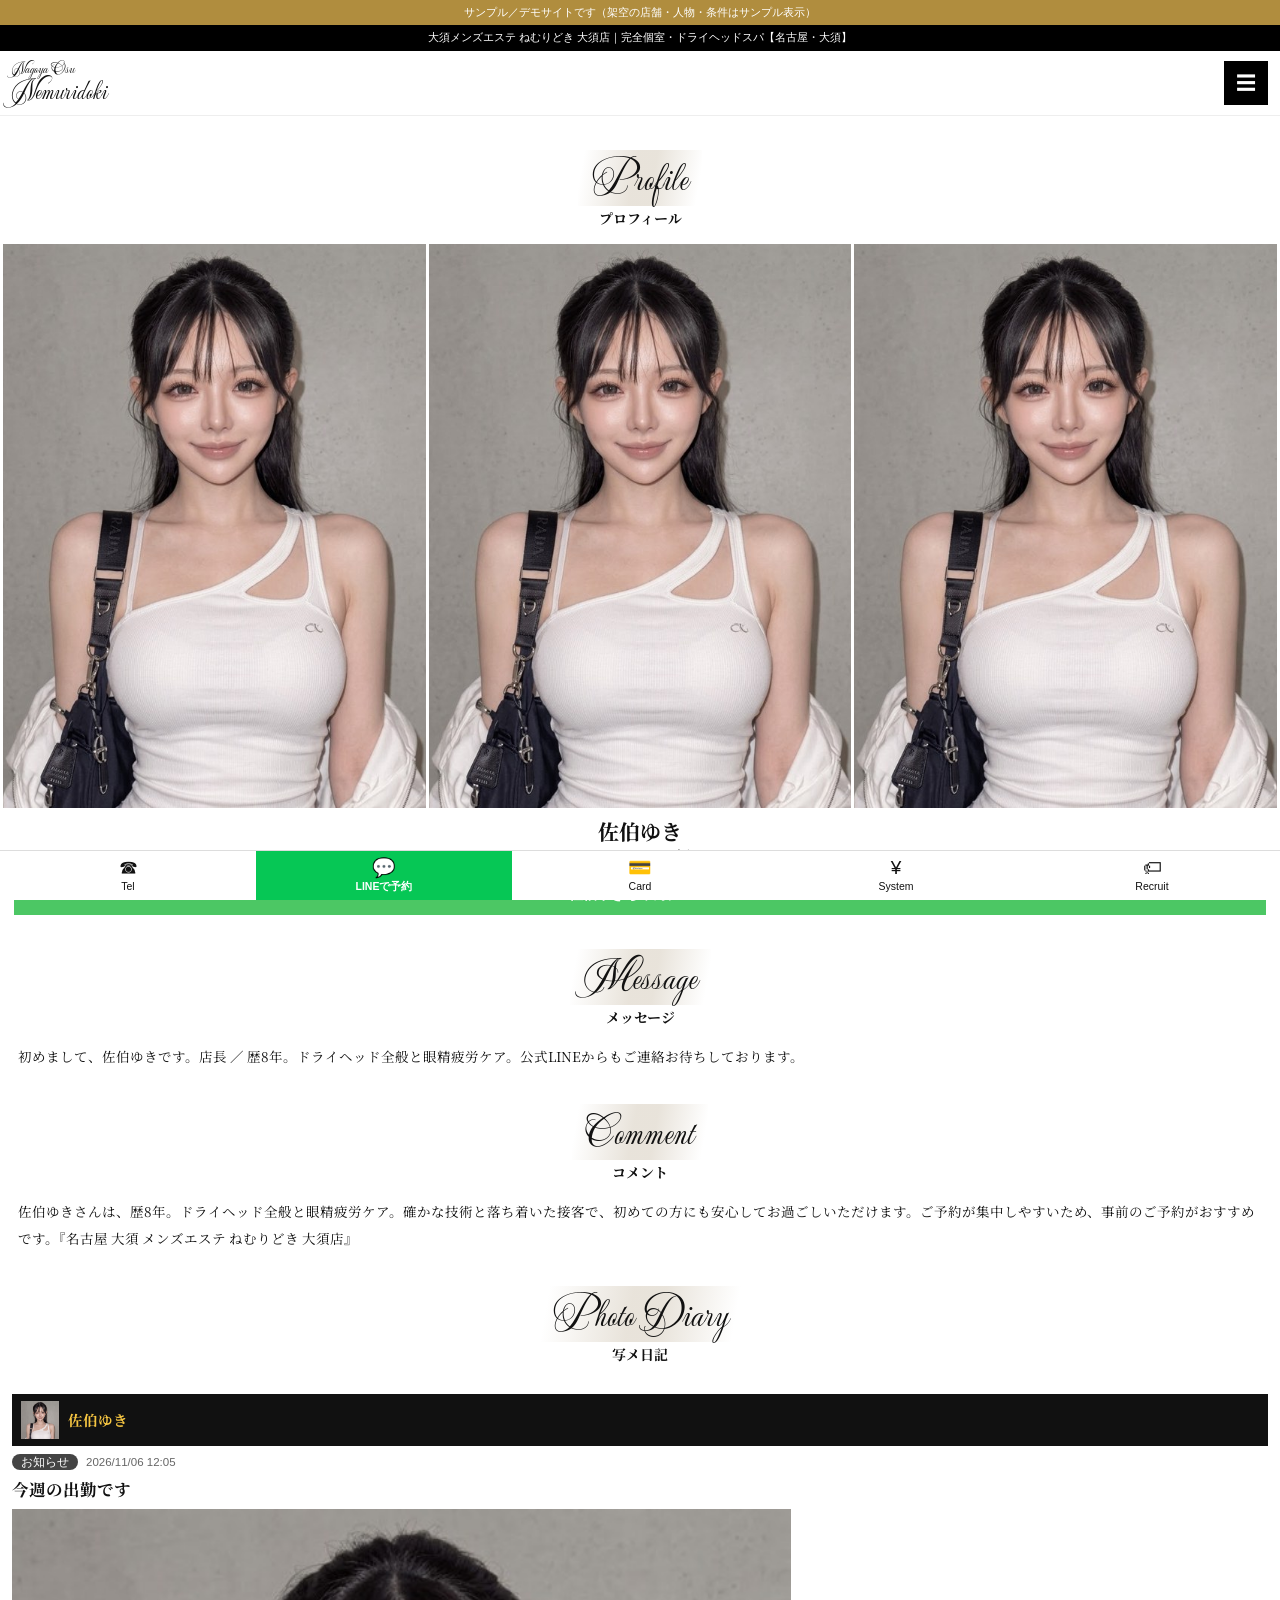
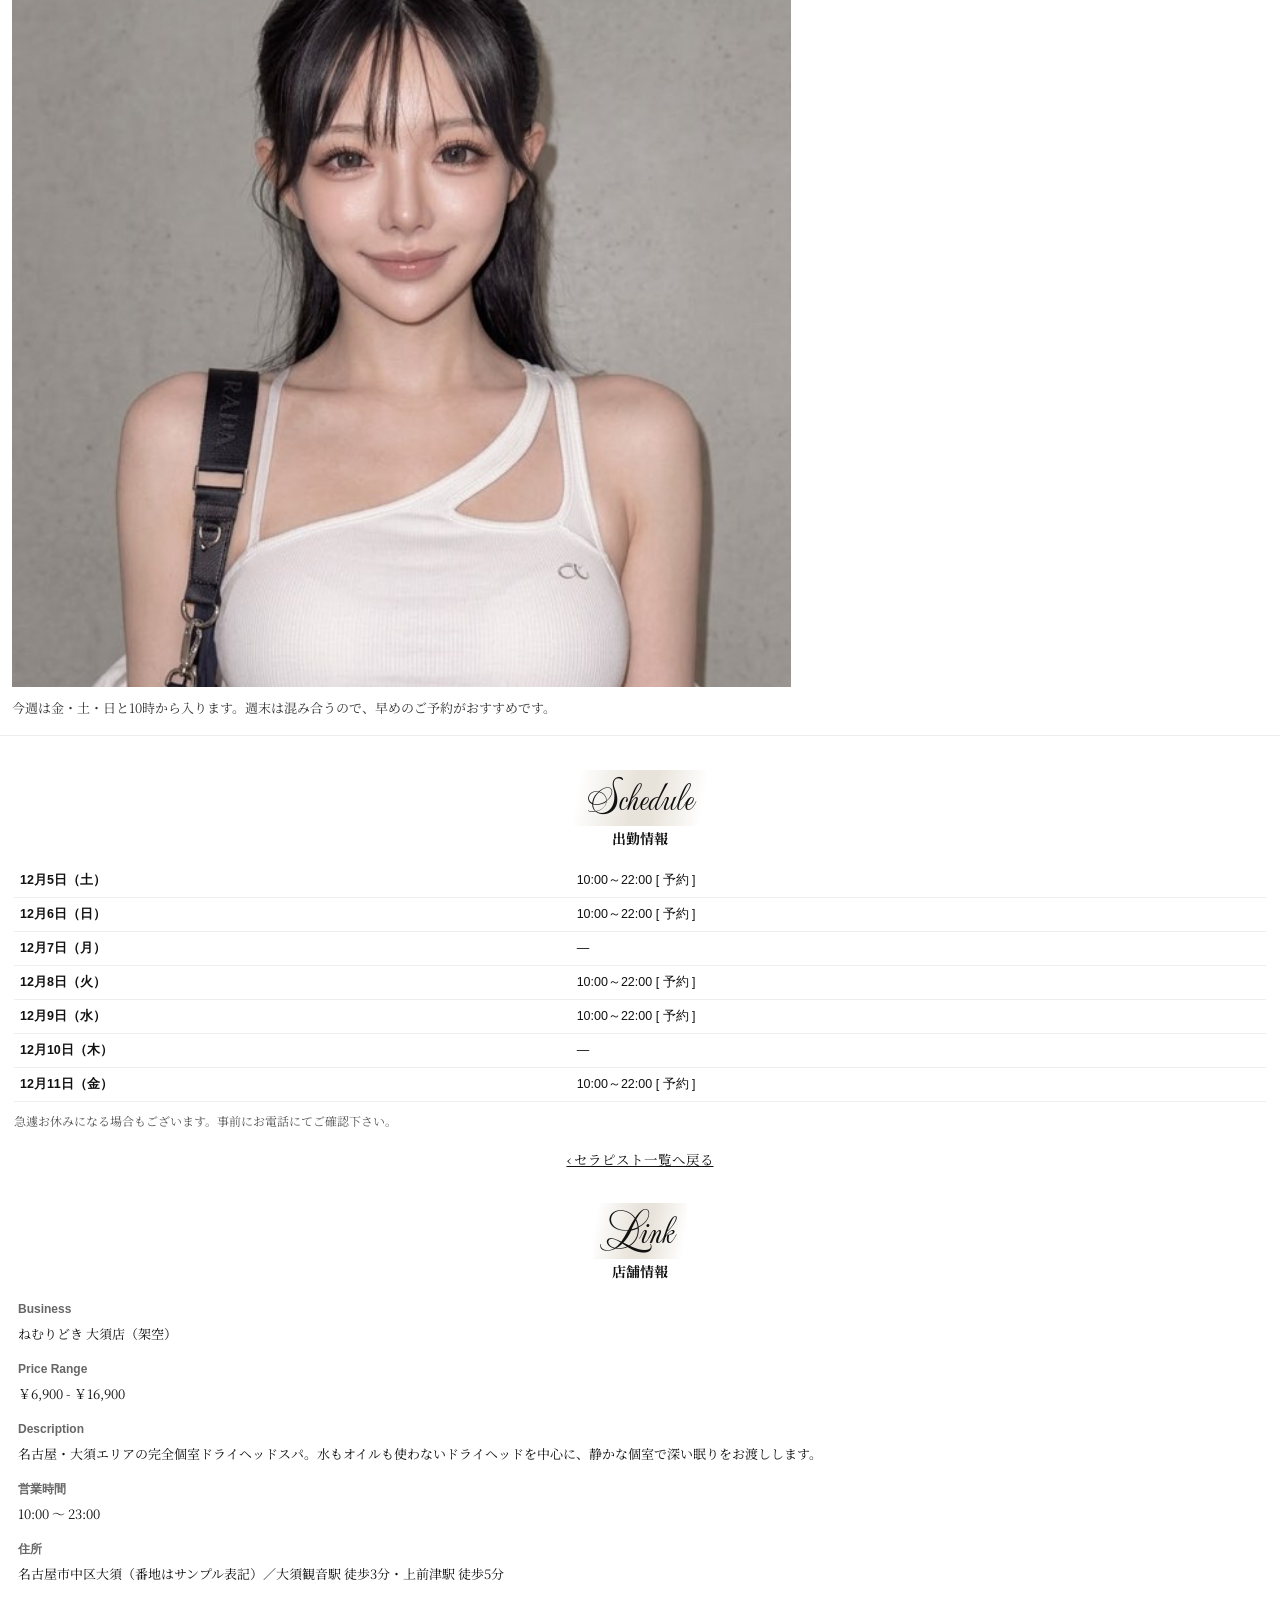
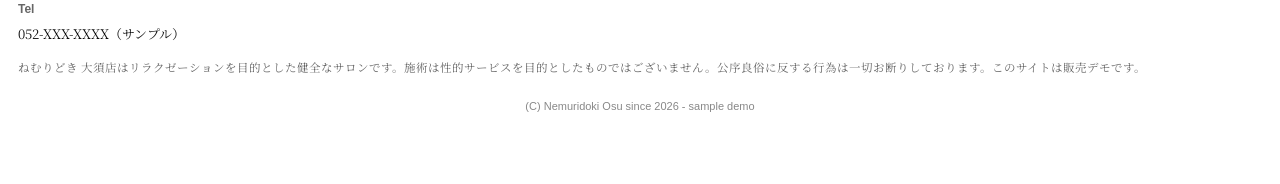
<file: profile.html>
<!DOCTYPE html><html lang="ja"><head><meta charset="UTF-8"><meta name="viewport" content="width=device-width,initial-scale=1"><title>セラピスト紹介｜大須のメンズエステ【ねむりどき 大須店】（デモ）</title><link rel="stylesheet" href="style.css"><link rel="preconnect" href="https://fonts.googleapis.com"><link href="https://fonts.googleapis.com/css2?family=Mea+Culpa&family=Noto+Serif+JP:wght@400;700&display=swap" rel="stylesheet"></head><body><script src="staff.js"></script>
<div class="demo">サンプル／デモサイトです（架空の店舗・人物・条件はサンプル表示）</div>
<div class="topstrip">大須メンズエステ ねむりどき 大須店｜完全個室・ドライヘッドスパ【名古屋・大須】</div>
<header class="top"><div class="logo"><div class="l1">Nagoya Osu</div><div class="l2">Nemuridoki</div></div><button class="burger" onclick="document.getElementById('menu').classList.toggle('open')">☰</button></header>
<nav id="menu"><a href="index.html">Top<small>トップ</small></a><a href="system.html">System & Access<small>料金＆アクセス</small></a><a href="index.html#today">Today's<small>本日出勤</small></a><a href="therapist.html">Therapist<small>セラピスト一覧</small></a><a href="schedule.html">Schedule<small>週間出勤予定</small></a><a href="diary.html">Photo Diary<small>写メ日記</small></a><a href="system.html#access">Access<small>アクセス</small></a><a href="recruit.html">Recruit<small>求人情報</small></a></nav>

<h2 class="sec"><span class="en">Profile</span><span class="ja">プロフィール</span></h2>
<div class="gal" id="p-gal"></div>
<div class="pname" style="font-size:21px" id="p-name"></div>
<div class="pspec" id="p-spec"></div>
<a class="linebtn" style="margin:12px 14px 0" href="#" id="p-line"></a>
<h2 class="sec"><span class="en">Message</span><span class="ja">メッセージ</span></h2>
<p class="msg" id="p-msg"></p>
<h2 class="sec"><span class="en">Comment</span><span class="ja">コメント</span></h2>
<p class="msg" id="p-comment"></p>
<h2 class="sec"><span class="en">Photo Diary</span><span class="ja">写メ日記</span></h2>
<div id="p-diary"></div>
<h2 class="sec"><span class="en">Schedule</span><span class="ja">出勤情報</span></h2>
<div style="padding:0 14px"><table class="week" id="p-week"></table>
<p class="note" style="margin-top:8px">急遽お休みになる場合もございます。事前にお電話にてご確認下さい。</p></div>
<a class="more" href="therapist.html">‹ セラピスト一覧へ戻る</a>
<script src="diary-data.js"></script><script src="diary.js"></script>
<script>
const id = parseInt(new URLSearchParams(location.search).get("id") || "0", 10);
const s = STAFF[Math.min(Math.max(id,0), STAFF.length-1)];
const ORIG = {1:"img/staff-miura.jpg",2:"img/staff-ono.jpg",3:"img/staff-takada.jpg",5:"img/staff-nakamura.jpg"};
const orig = ORIG[s.id] || (s.id>=6 ? "img/pool-" + String(s.id-5).padStart(2,"0") + ".jpg" : s.img);
document.getElementById("p-gal").innerHTML = [s.img, orig, s.img].map(src=>`<img src="${src}" alt="">`).join("");
document.getElementById("p-name").textContent = s.n;
document.getElementById("p-spec").textContent = "AGE." + s.age + " T:" + s.t + " ／ 大須";
document.getElementById("p-line").textContent = s.n + "ちゃんにLINE";
document.getElementById("p-msg").textContent = "初めまして、" + s.n + "です。" + s.prof + "公式LINEからもご連絡お待ちしております。";
document.getElementById("p-comment").textContent = s.n + "さんは、" + s.prof.replace(/^店長 ／ /,"") + "確かな技術と落ち着いた接客で、初めての方にも安心してお過ごしいただけます。ご予約が集中しやすいため、事前のご予約がおすすめです。『名古屋 大須 メンズエステ ねむりどき 大須店』";
const mine = DIARY.filter(e=>e.staff===s.id);
document.getElementById("p-diary").innerHTML = mine.length ? mine.map(diaryEntryHTML).join("") : '<p class="msg">写メ日記は準備中です。</p>';
const days=["日","月","火","水","木","金","土"];
let rows="";
for(let d=0; d<7; d++){
 const dt=new Date(); dt.setDate(dt.getDate()+d);
 const on = ((s.id + d) % 3) !== 2 || d===0 && s.today;
 const shown = d===0 ? s.today : on;
 rows += `<tr><th>${dt.getMonth()+1}月${dt.getDate()}日（${days[dt.getDay()]}）</th><td>${shown ? s.base + ' [ 予約 ]' : '―'}</td></tr>`;
}
document.getElementById("p-week").innerHTML = rows;
document.title = s.n + "｜セラピスト【ねむりどき 大須店】（デモ）";
</script>
<h2 class="sec"><span class="en">Link</span><span class="ja">店舗情報</span></h2>
<dl class="shopinfo">
<dt>Business</dt><dd>ねむりどき 大須店（架空）</dd>
<dt>Price Range</dt><dd>￥6,900 - ￥16,900</dd>
<dt>Description</dt><dd>名古屋・大須エリアの完全個室ドライヘッドスパ。水もオイルも使わないドライヘッドを中心に、静かな個室で深い眠りをお渡しします。</dd>
<dt>営業時間</dt><dd>10:00 ～ 23:00</dd>
<dt>住所</dt><dd>名古屋市中区大須（番地はサンプル表記）／大須観音駅 徒歩3分・上前津駅 徒歩5分</dd>
<dt>Tel</dt><dd>052-XXX-XXXX（サンプル）</dd>
</dl>
<p class="healthy">ねむりどき 大須店はリラクゼーションを目的とした健全なサロンです。施術は性的サービスを目的としたものではございません。公序良俗に反する行為は一切お断りしております。このサイトは販売デモです。</p>
<footer>(C) Nemuridoki Osu since 2026 - sample demo</footer>
<div class="bar5">
<a href="tel:0520000000"><span class="ic">☎</span><span class="lb">Tel</span></a>
<a class="line-slot" href="#"><span class="ic">💬</span><span class="lb">LINEで予約</span></a>
<a href="system.html"><span class="ic">💳</span><span class="lb">Card</span></a>
<a href="system.html"><span class="ic">¥</span><span class="lb">System</span></a>
<a href="recruit.html"><span class="ic">🏷</span><span class="lb">Recruit</span></a>
</div>

</body></html>
</file>
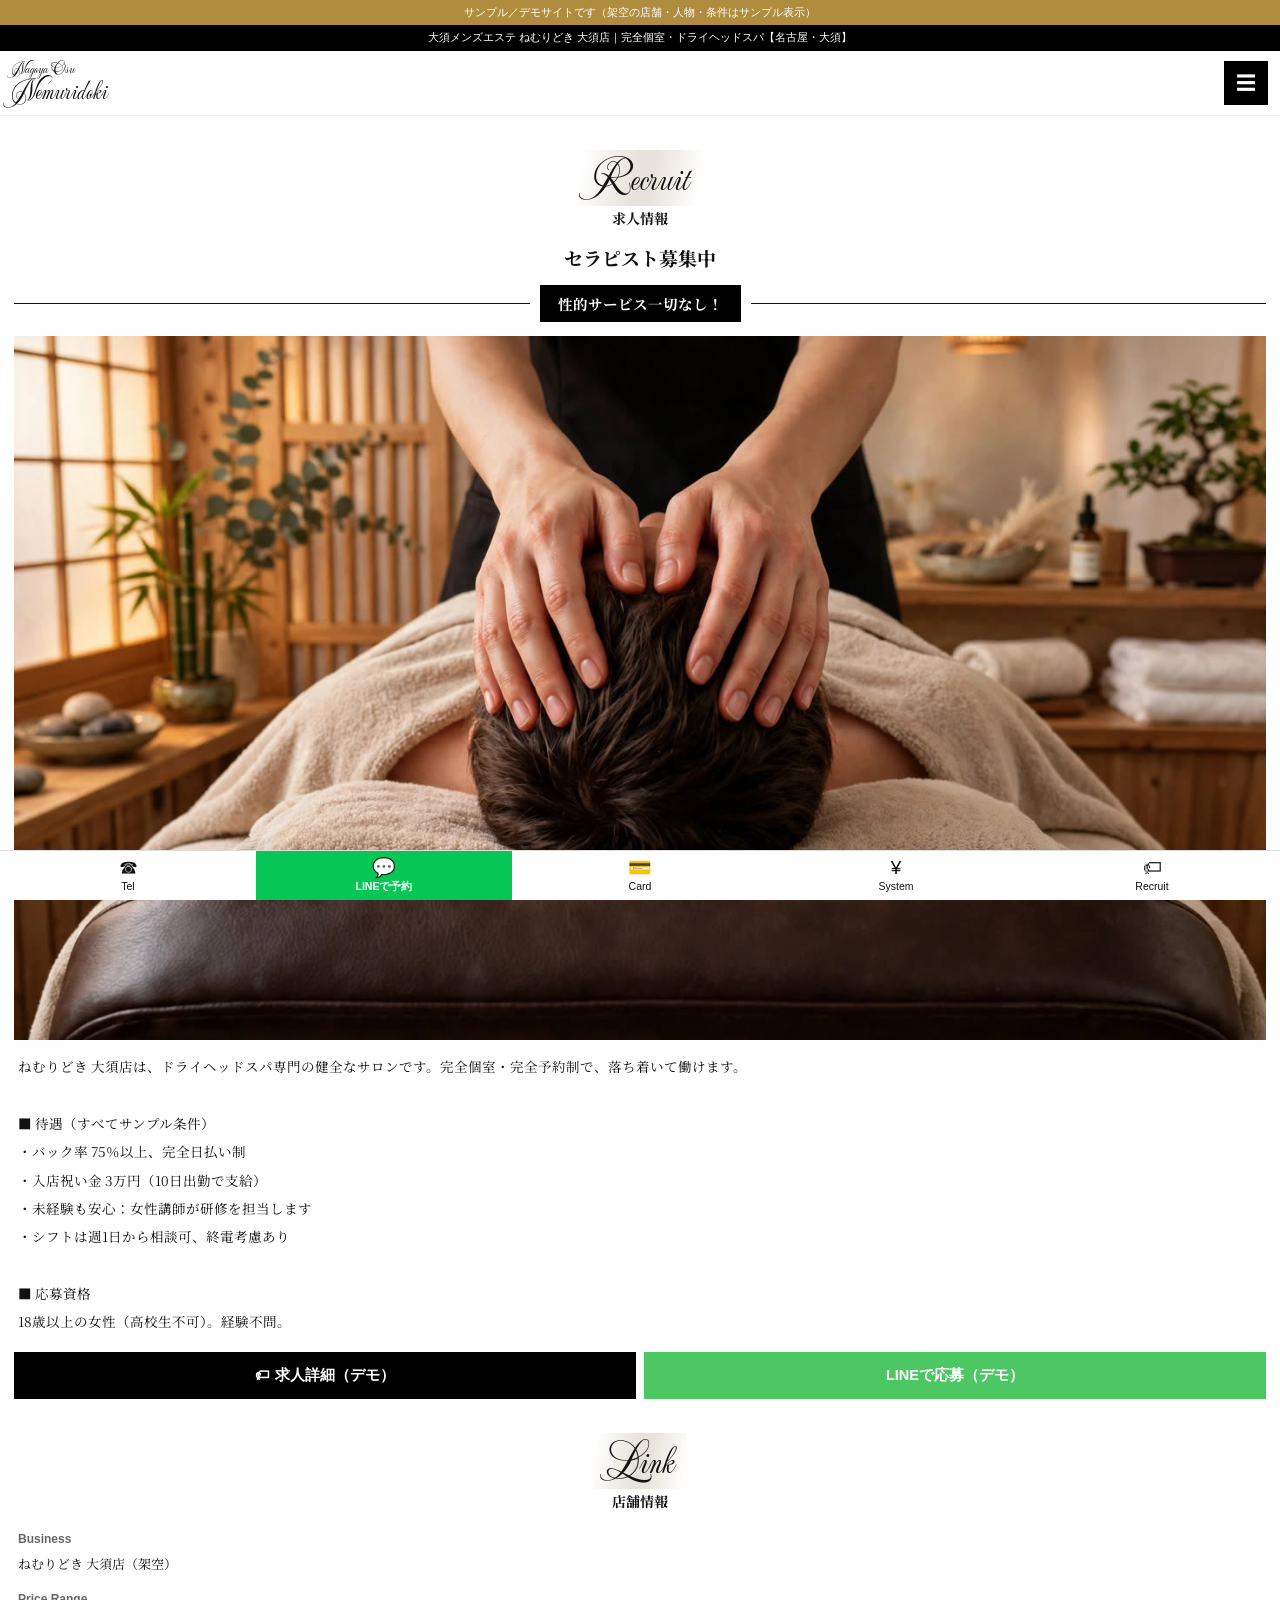
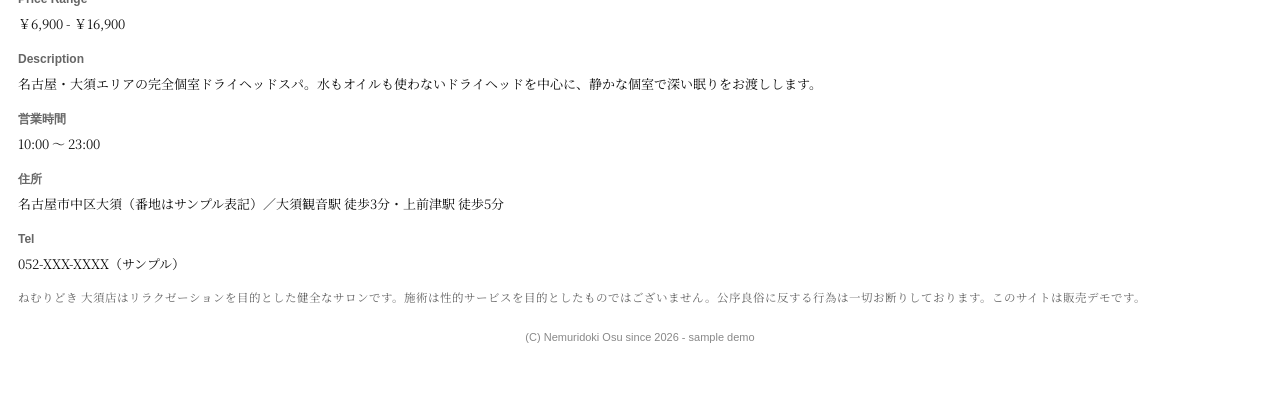
<file: recruit.html>
<!DOCTYPE html><html lang="ja"><head><meta charset="UTF-8"><meta name="viewport" content="width=device-width,initial-scale=1"><title>求人情報｜大須のメンズエステ【ねむりどき 大須店】（デモ）</title><link rel="stylesheet" href="style.css"><link rel="preconnect" href="https://fonts.googleapis.com"><link href="https://fonts.googleapis.com/css2?family=Mea+Culpa&family=Noto+Serif+JP:wght@400;700&display=swap" rel="stylesheet"></head><body><script src="staff.js"></script>
<div class="demo">サンプル／デモサイトです（架空の店舗・人物・条件はサンプル表示）</div>
<div class="topstrip">大須メンズエステ ねむりどき 大須店｜完全個室・ドライヘッドスパ【名古屋・大須】</div>
<header class="top"><div class="logo"><div class="l1">Nagoya Osu</div><div class="l2">Nemuridoki</div></div><button class="burger" onclick="document.getElementById('menu').classList.toggle('open')">☰</button></header>
<nav id="menu"><a href="index.html">Top<small>トップ</small></a><a href="system.html">System & Access<small>料金＆アクセス</small></a><a href="index.html#today">Today's<small>本日出勤</small></a><a href="therapist.html">Therapist<small>セラピスト一覧</small></a><a href="schedule.html">Schedule<small>週間出勤予定</small></a><a href="diary.html">Photo Diary<small>写メ日記</small></a><a href="system.html#access">Access<small>アクセス</small></a><a href="recruit.html">Recruit<small>求人情報</small></a></nav>

<h2 class="sec"><span class="en">Recruit</span><span class="ja">求人情報</span></h2>
<div class="recruit">
<div class="big">セラピスト募集中</div>
<div class="nobar"><span>性的サービス一切なし！</span></div>
<img class="strip" src="img/treatment.jpg" alt="">
<div class="lines" style="text-align:left;padding:0 4px">
ねむりどき 大須店は、ドライヘッドスパ専門の健全なサロンです。完全個室・完全予約制で、落ち着いて働けます。<br><br>
■ 待遇（すべてサンプル条件）<br>
・バック率 75％以上、完全日払い制<br>
・入店祝い金 3万円（10日出勤で支給）<br>
・未経験も安心：女性講師が研修を担当します<br>
・シフトは週1日から相談可、終電考慮あり<br><br>
■ 応募資格<br>
18歳以上の女性（高校生不可）。経験不問。
</div>
<div class="recbtns"><a class="detail" href="#">🏷 求人詳細（デモ）</a><a class="apply" href="#">LINEで応募（デモ）</a></div>
</div>
<h2 class="sec"><span class="en">Link</span><span class="ja">店舗情報</span></h2>
<dl class="shopinfo">
<dt>Business</dt><dd>ねむりどき 大須店（架空）</dd>
<dt>Price Range</dt><dd>￥6,900 - ￥16,900</dd>
<dt>Description</dt><dd>名古屋・大須エリアの完全個室ドライヘッドスパ。水もオイルも使わないドライヘッドを中心に、静かな個室で深い眠りをお渡しします。</dd>
<dt>営業時間</dt><dd>10:00 ～ 23:00</dd>
<dt>住所</dt><dd>名古屋市中区大須（番地はサンプル表記）／大須観音駅 徒歩3分・上前津駅 徒歩5分</dd>
<dt>Tel</dt><dd>052-XXX-XXXX（サンプル）</dd>
</dl>
<p class="healthy">ねむりどき 大須店はリラクゼーションを目的とした健全なサロンです。施術は性的サービスを目的としたものではございません。公序良俗に反する行為は一切お断りしております。このサイトは販売デモです。</p>
<footer>(C) Nemuridoki Osu since 2026 - sample demo</footer>
<div class="bar5">
<a href="tel:0520000000"><span class="ic">☎</span><span class="lb">Tel</span></a>
<a class="line-slot" href="#"><span class="ic">💬</span><span class="lb">LINEで予約</span></a>
<a href="system.html"><span class="ic">💳</span><span class="lb">Card</span></a>
<a href="system.html"><span class="ic">¥</span><span class="lb">System</span></a>
<a href="recruit.html"><span class="ic">🏷</span><span class="lb">Recruit</span></a>
</div>

</body></html>
</file>
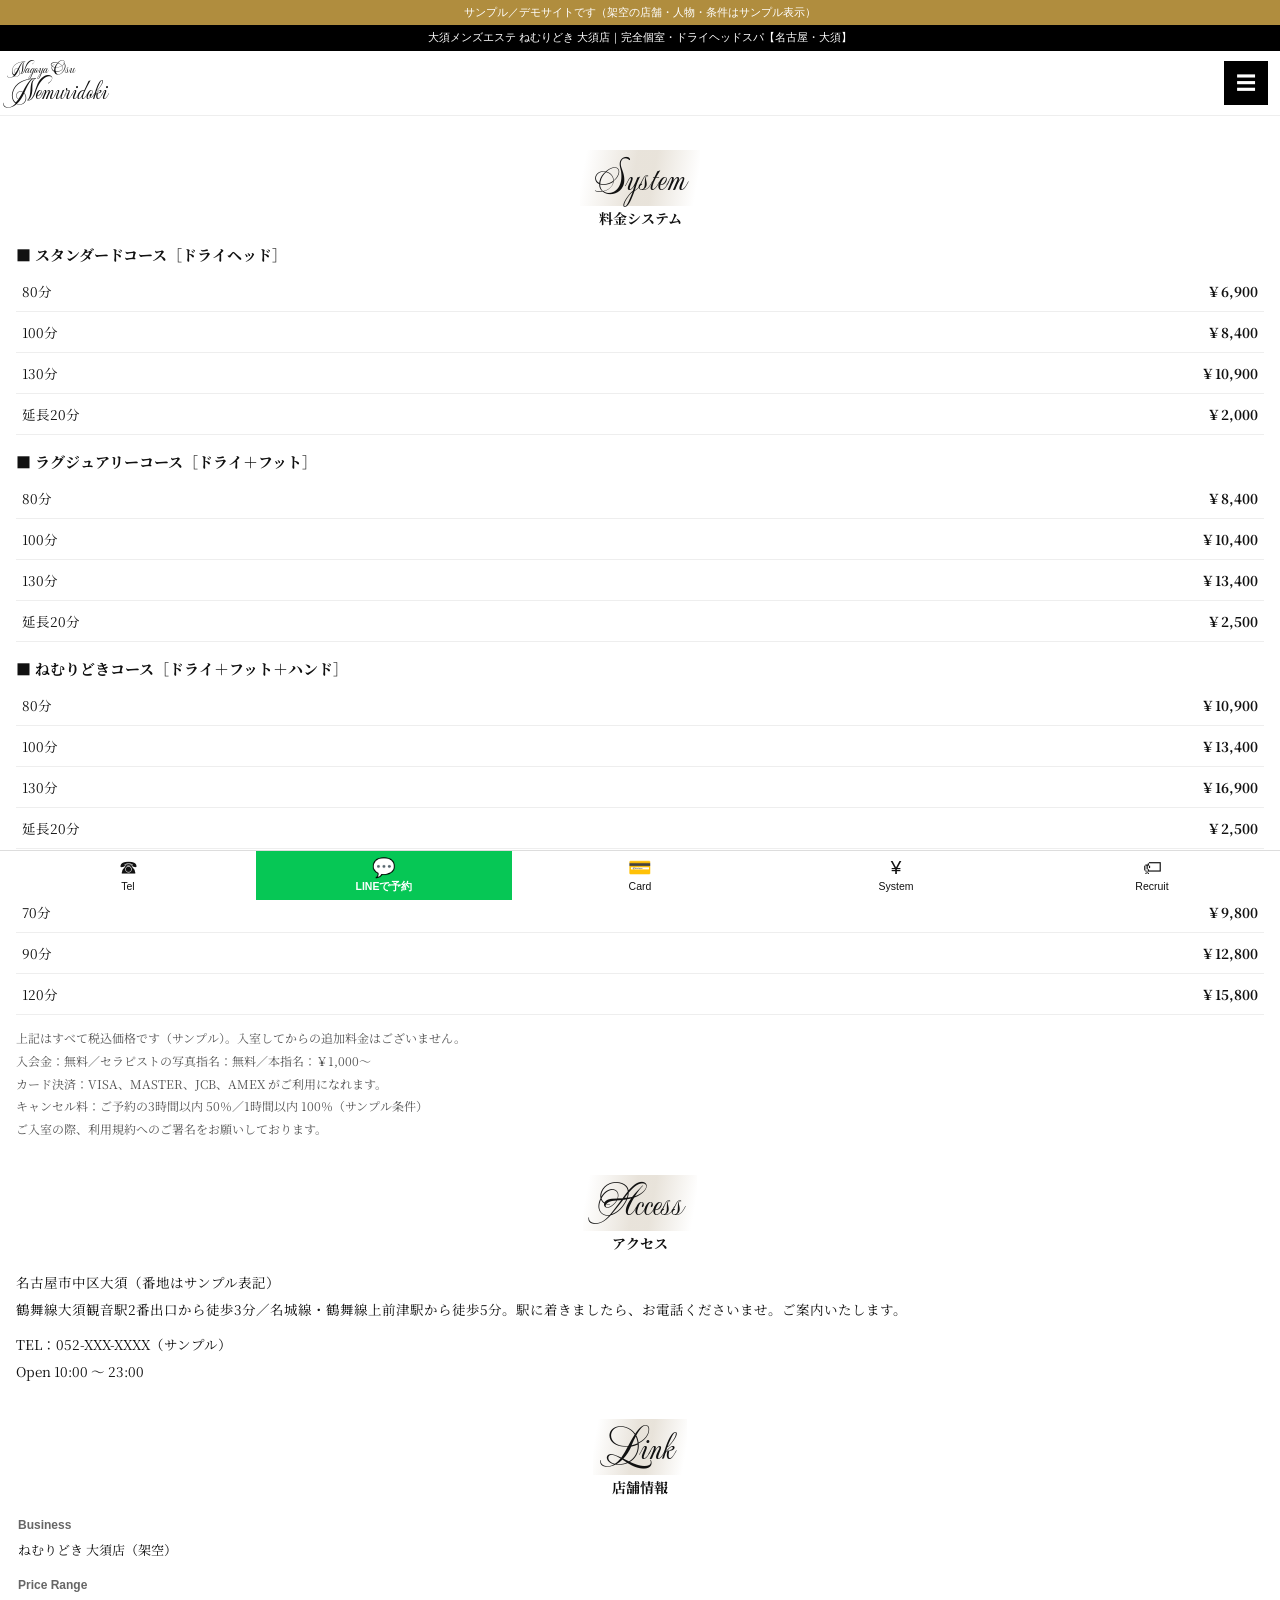
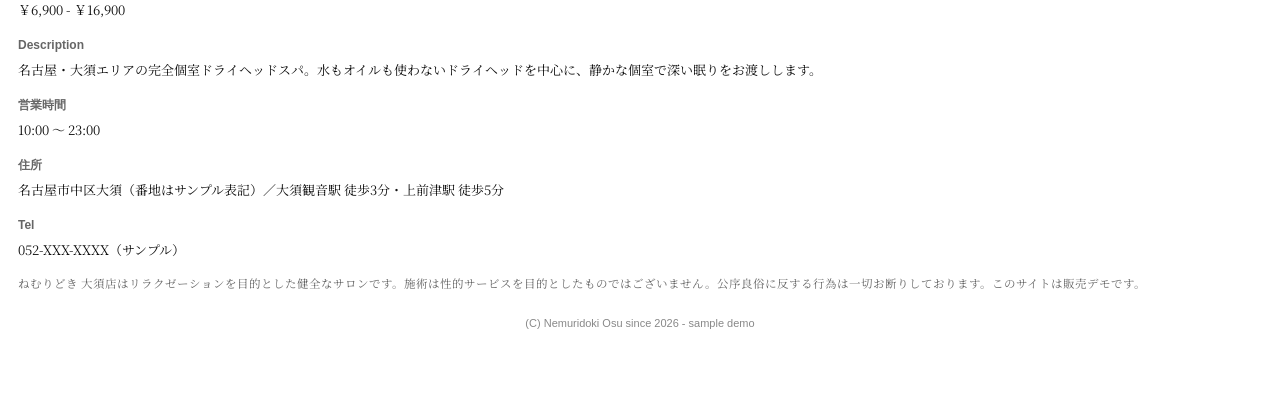
<file: system.html>
<!DOCTYPE html><html lang="ja"><head><meta charset="UTF-8"><meta name="viewport" content="width=device-width,initial-scale=1"><title>料金＆アクセス｜大須のメンズエステ【ねむりどき 大須店】（デモ）</title><link rel="stylesheet" href="style.css"><link rel="preconnect" href="https://fonts.googleapis.com"><link href="https://fonts.googleapis.com/css2?family=Mea+Culpa&family=Noto+Serif+JP:wght@400;700&display=swap" rel="stylesheet"></head><body><script src="staff.js"></script>
<div class="demo">サンプル／デモサイトです（架空の店舗・人物・条件はサンプル表示）</div>
<div class="topstrip">大須メンズエステ ねむりどき 大須店｜完全個室・ドライヘッドスパ【名古屋・大須】</div>
<header class="top"><div class="logo"><div class="l1">Nagoya Osu</div><div class="l2">Nemuridoki</div></div><button class="burger" onclick="document.getElementById('menu').classList.toggle('open')">☰</button></header>
<nav id="menu"><a href="index.html">Top<small>トップ</small></a><a href="system.html">System & Access<small>料金＆アクセス</small></a><a href="index.html#today">Today's<small>本日出勤</small></a><a href="therapist.html">Therapist<small>セラピスト一覧</small></a><a href="schedule.html">Schedule<small>週間出勤予定</small></a><a href="diary.html">Photo Diary<small>写メ日記</small></a><a href="system.html#access">Access<small>アクセス</small></a><a href="recruit.html">Recruit<small>求人情報</small></a></nav>

<h2 class="sec"><span class="en">System</span><span class="ja">料金システム</span></h2>
<div style="padding:0 16px">
<h3 style="font-size:15px;margin-bottom:6px">■ スタンダードコース［ドライヘッド］</h3>
<table class="price"><tr><td>80分</td><td>￥6,900</td></tr><tr><td>100分</td><td>￥8,400</td></tr><tr><td>130分</td><td>￥10,900</td></tr><tr><td>延長20分</td><td>￥2,000</td></tr></table>
<h3 style="font-size:15px;margin:16px 0 6px">■ ラグジュアリーコース［ドライ＋フット］</h3>
<table class="price"><tr><td>80分</td><td>￥8,400</td></tr><tr><td>100分</td><td>￥10,400</td></tr><tr><td>130分</td><td>￥13,400</td></tr><tr><td>延長20分</td><td>￥2,500</td></tr></table>
<h3 style="font-size:15px;margin:16px 0 6px">■ ねむりどきコース［ドライ＋フット＋ハンド］</h3>
<table class="price"><tr><td>80分</td><td>￥10,900</td></tr><tr><td>100分</td><td>￥13,400</td></tr><tr><td>130分</td><td>￥16,900</td></tr><tr><td>延長20分</td><td>￥2,500</td></tr></table>
<h3 style="font-size:15px;margin:16px 0 6px">■ ビジターコース（海外の方専用）</h3>
<table class="price"><tr><td>70分</td><td>￥9,800</td></tr><tr><td>90分</td><td>￥12,800</td></tr><tr><td>120分</td><td>￥15,800</td></tr></table>
<p class="note" style="margin-top:12px">上記はすべて税込価格です（サンプル）。入室してからの追加料金はございません。<br>入会金：無料／セラピストの写真指名：無料／本指名：￥1,000～<br>カード決済：VISA、MASTER、JCB、AMEX がご利用になれます。<br>キャンセル料：ご予約の3時間以内 50％／1時間以内 100％（サンプル条件）<br>ご入室の際、利用規約へのご署名をお願いしております。</p>
</div>
<h2 class="sec" id="access"><span class="en">Access</span><span class="ja">アクセス</span></h2>
<div style="padding:0 16px" class="msg">
<p>名古屋市中区大須（番地はサンプル表記）<br>鶴舞線大須観音駅2番出口から徒歩3分／名城線・鶴舞線上前津駅から徒歩5分。駅に着きましたら、お電話くださいませ。ご案内いたします。</p>
<p style="margin-top:8px">TEL：052-XXX-XXXX（サンプル）<br>Open 10:00 ～ 23:00</p>
</div>
<h2 class="sec"><span class="en">Link</span><span class="ja">店舗情報</span></h2>
<dl class="shopinfo">
<dt>Business</dt><dd>ねむりどき 大須店（架空）</dd>
<dt>Price Range</dt><dd>￥6,900 - ￥16,900</dd>
<dt>Description</dt><dd>名古屋・大須エリアの完全個室ドライヘッドスパ。水もオイルも使わないドライヘッドを中心に、静かな個室で深い眠りをお渡しします。</dd>
<dt>営業時間</dt><dd>10:00 ～ 23:00</dd>
<dt>住所</dt><dd>名古屋市中区大須（番地はサンプル表記）／大須観音駅 徒歩3分・上前津駅 徒歩5分</dd>
<dt>Tel</dt><dd>052-XXX-XXXX（サンプル）</dd>
</dl>
<p class="healthy">ねむりどき 大須店はリラクゼーションを目的とした健全なサロンです。施術は性的サービスを目的としたものではございません。公序良俗に反する行為は一切お断りしております。このサイトは販売デモです。</p>
<footer>(C) Nemuridoki Osu since 2026 - sample demo</footer>
<div class="bar5">
<a href="tel:0520000000"><span class="ic">☎</span><span class="lb">Tel</span></a>
<a class="line-slot" href="#"><span class="ic">💬</span><span class="lb">LINEで予約</span></a>
<a href="system.html"><span class="ic">💳</span><span class="lb">Card</span></a>
<a href="system.html"><span class="ic">¥</span><span class="lb">System</span></a>
<a href="recruit.html"><span class="ic">🏷</span><span class="lb">Recruit</span></a>
</div>

</body></html>
</file>
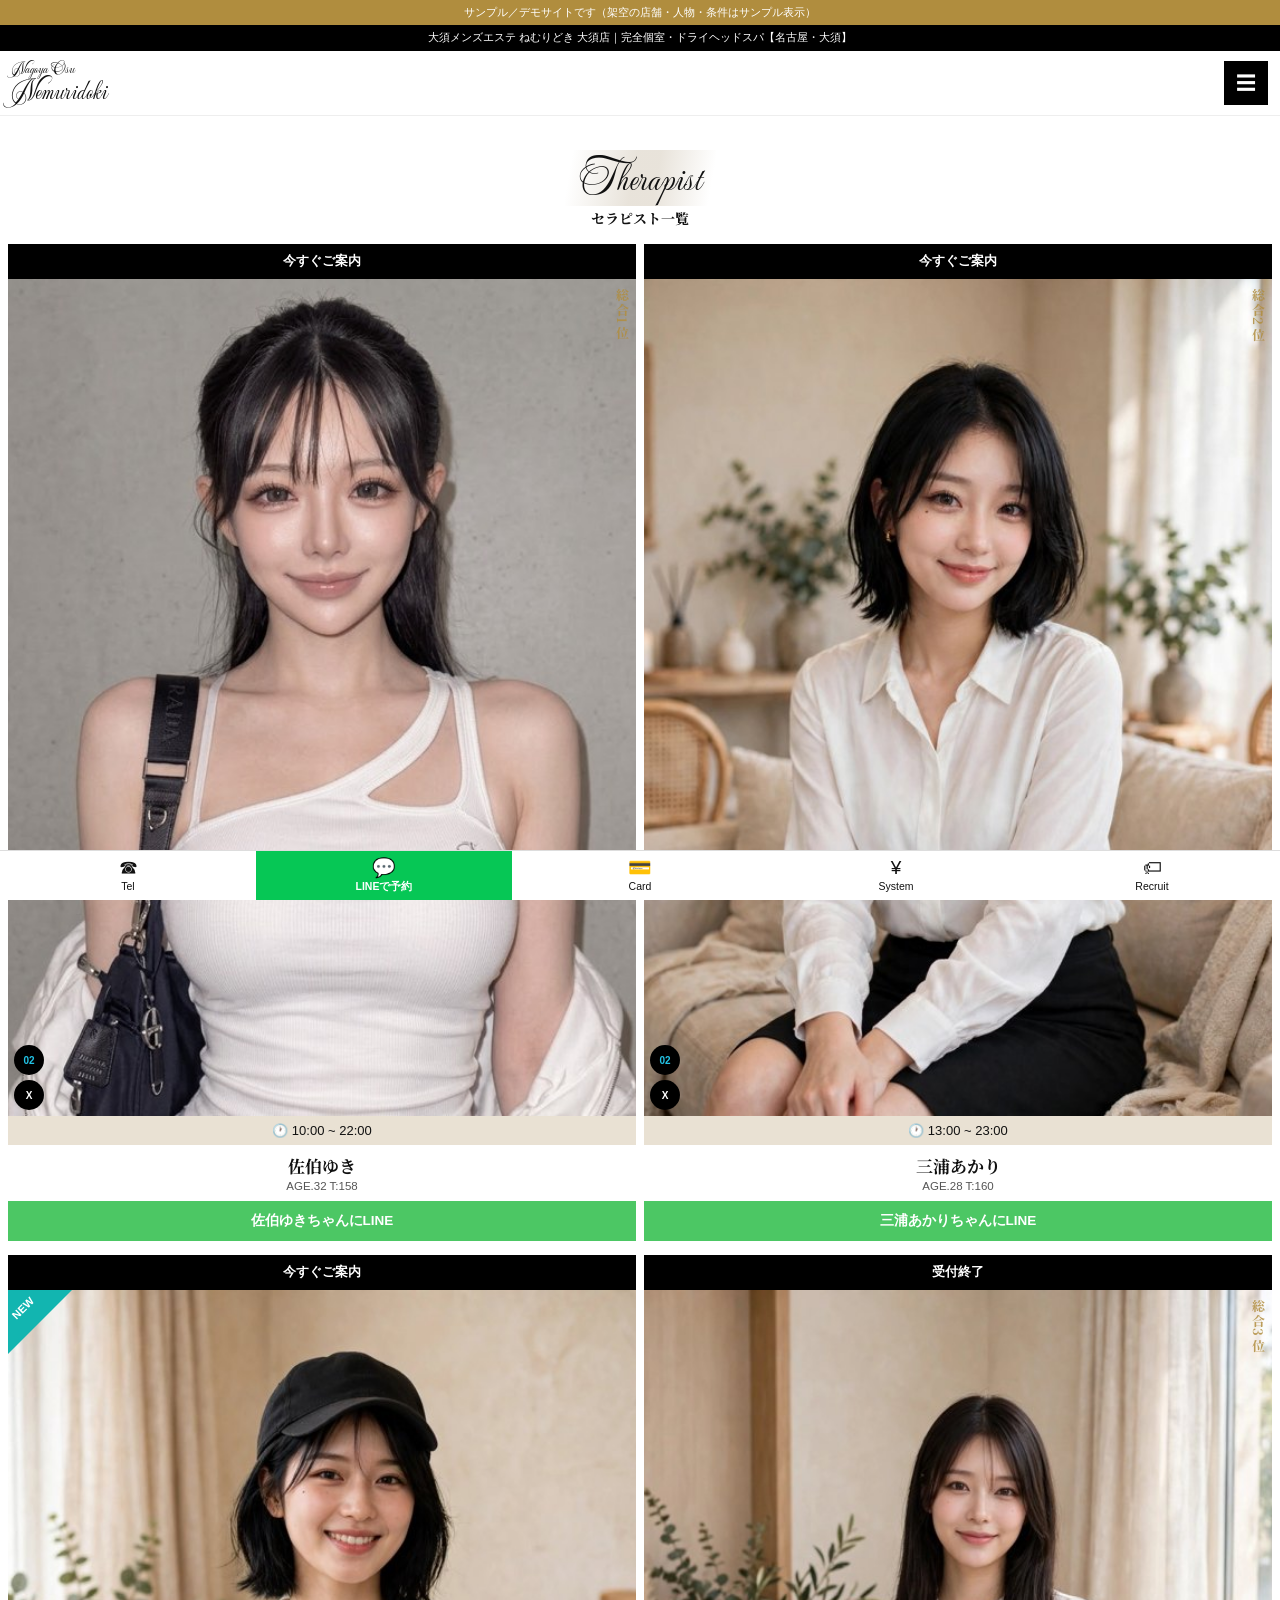
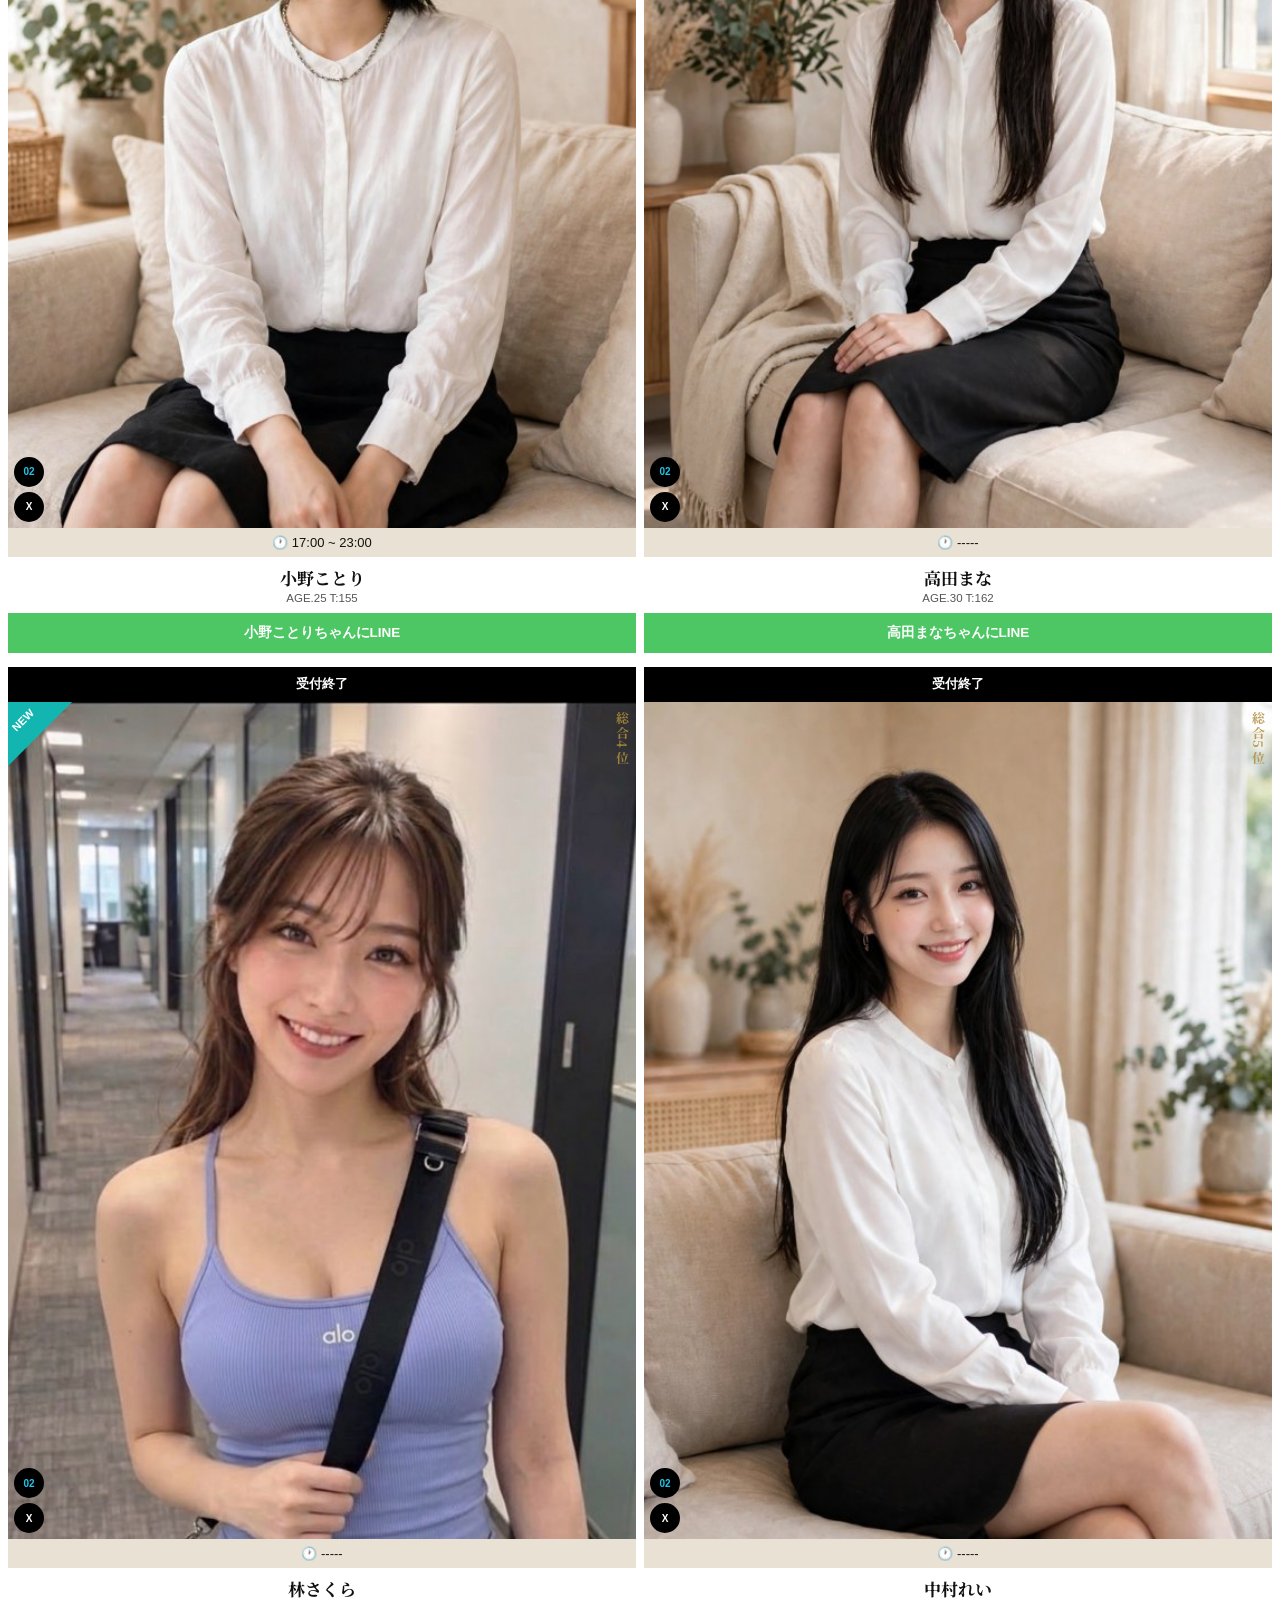
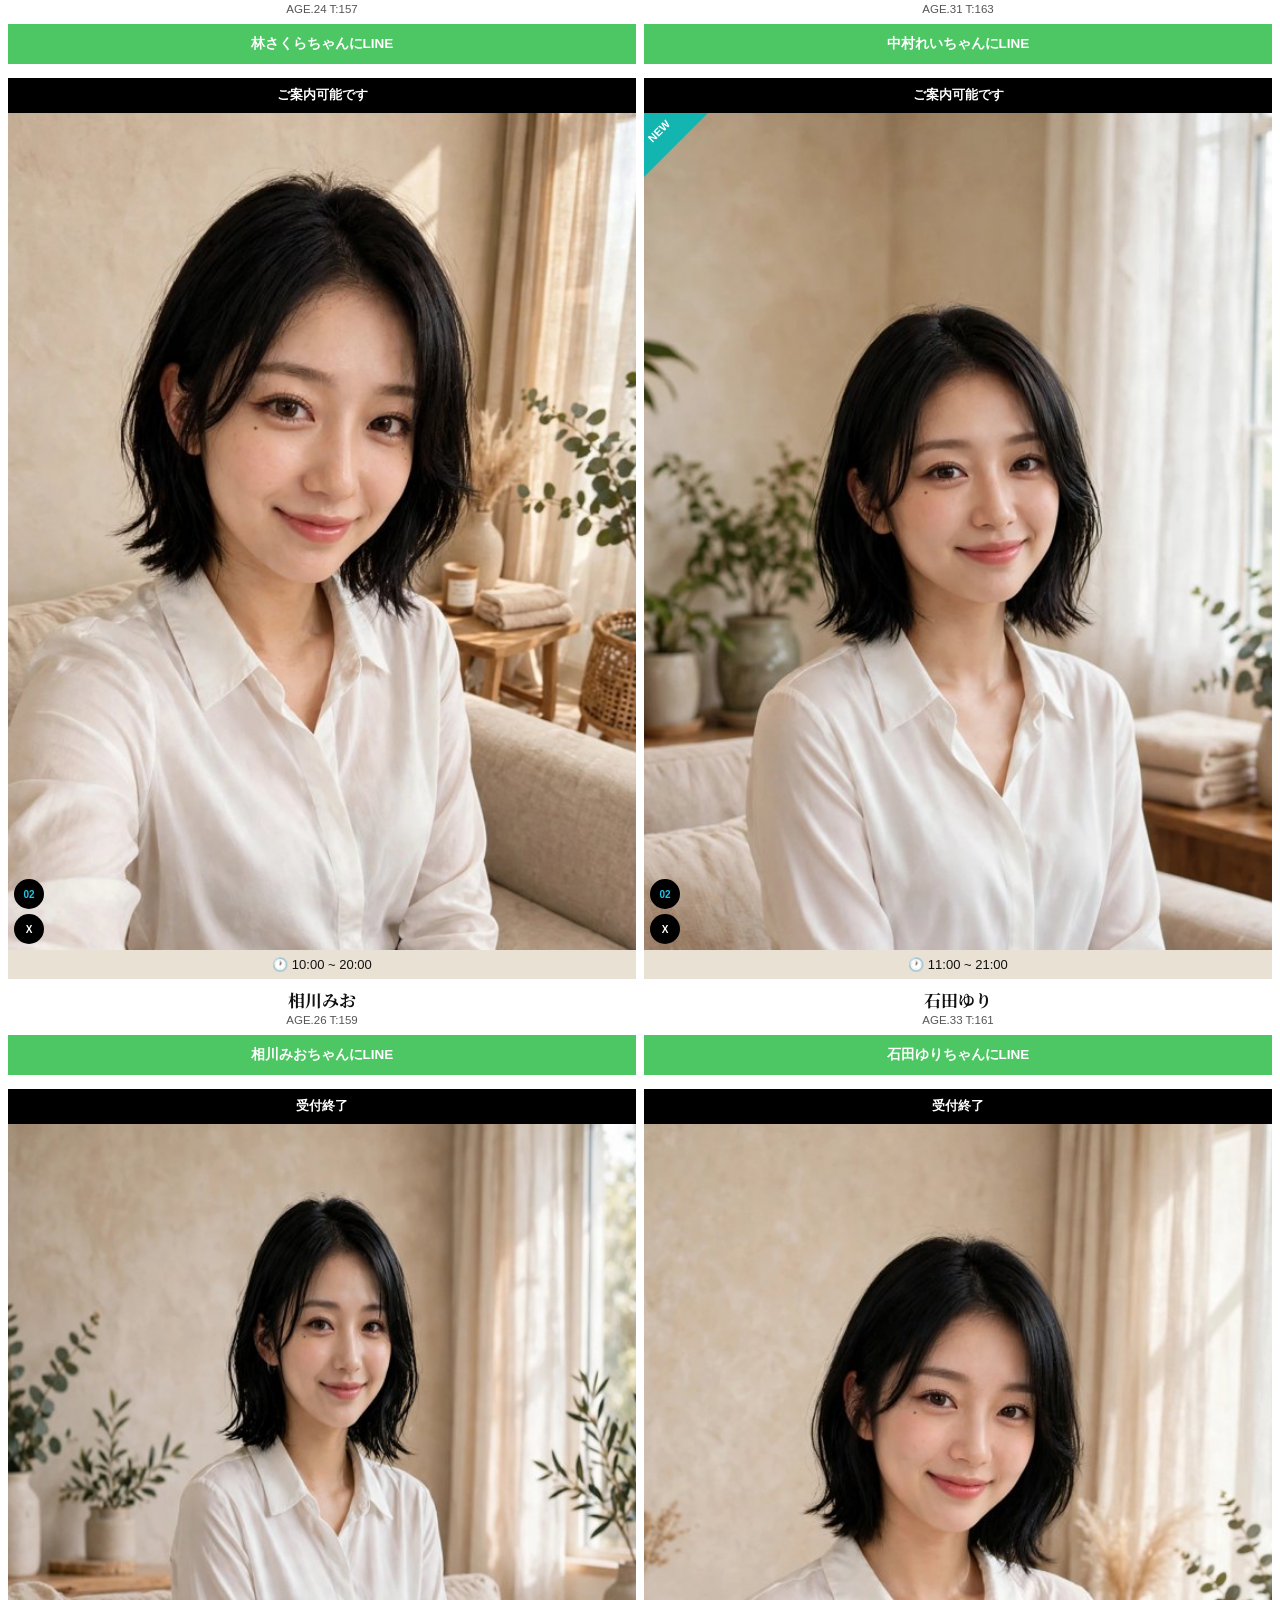
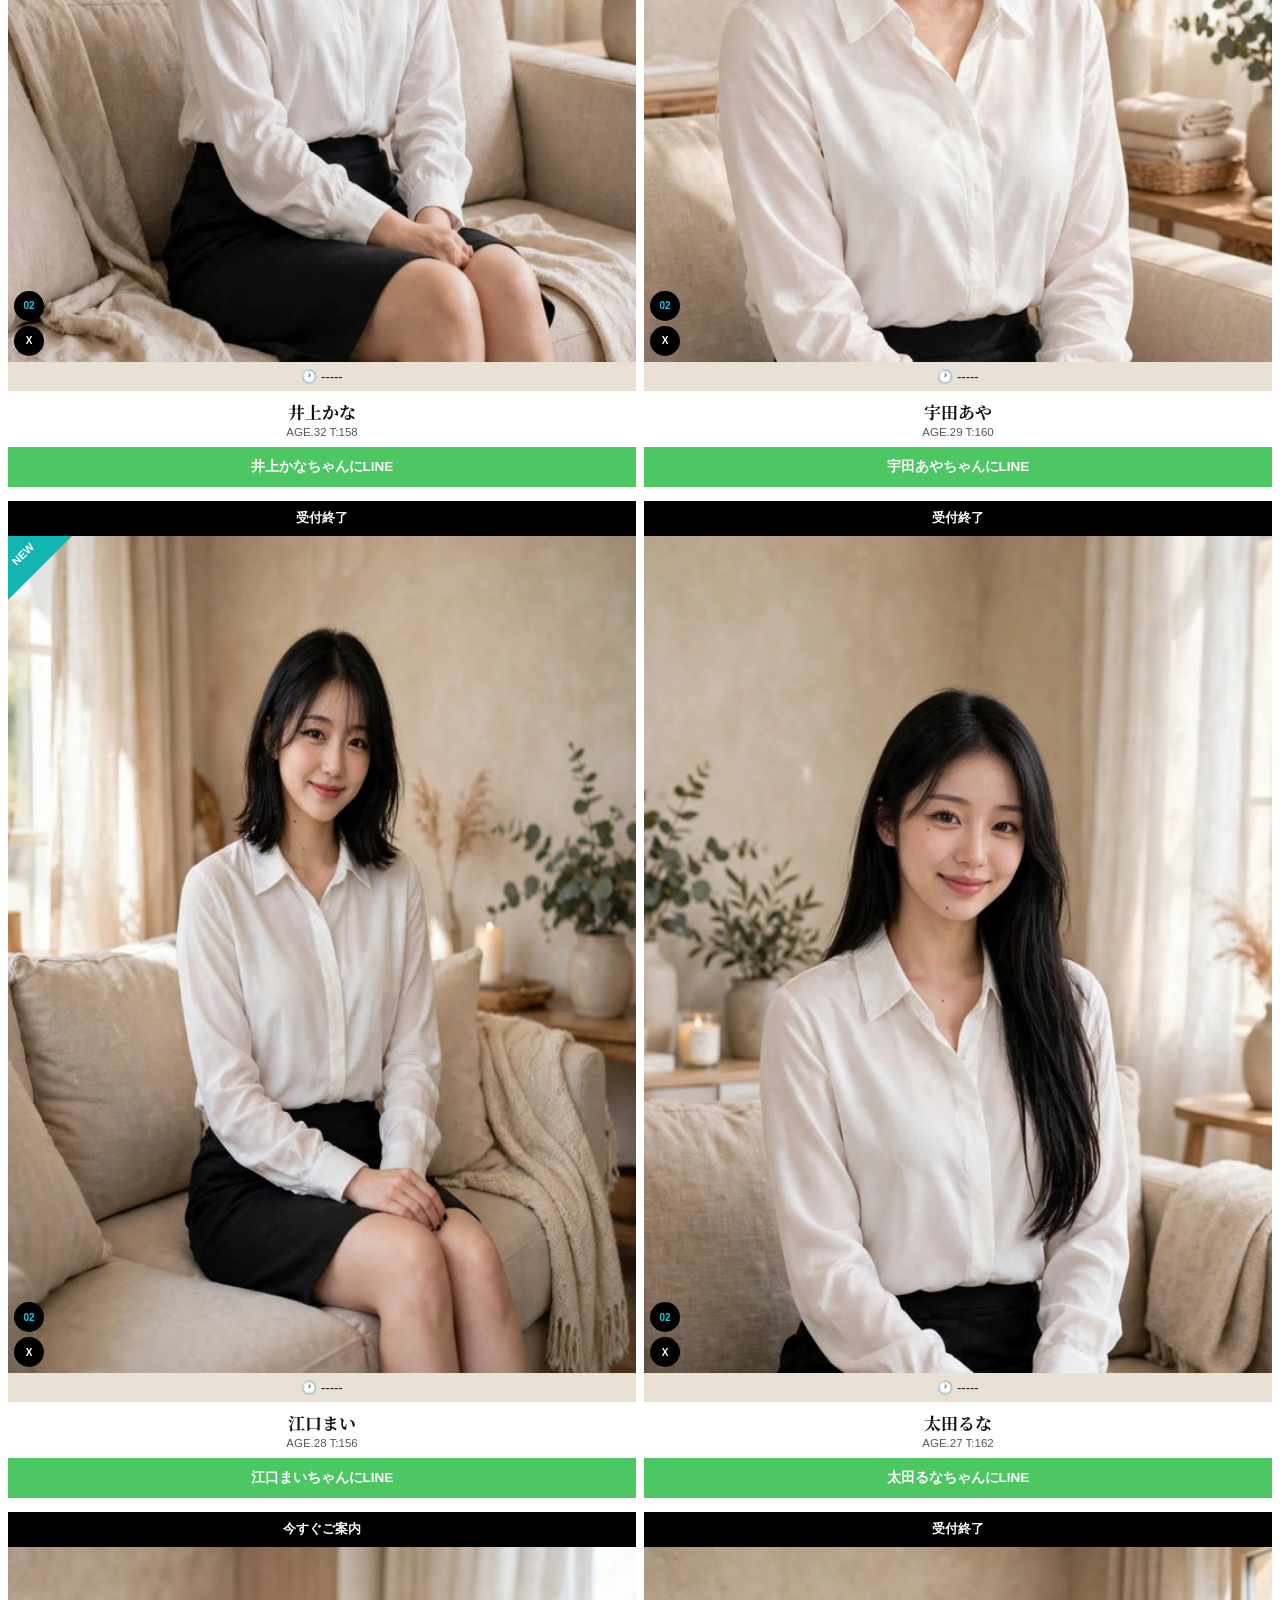
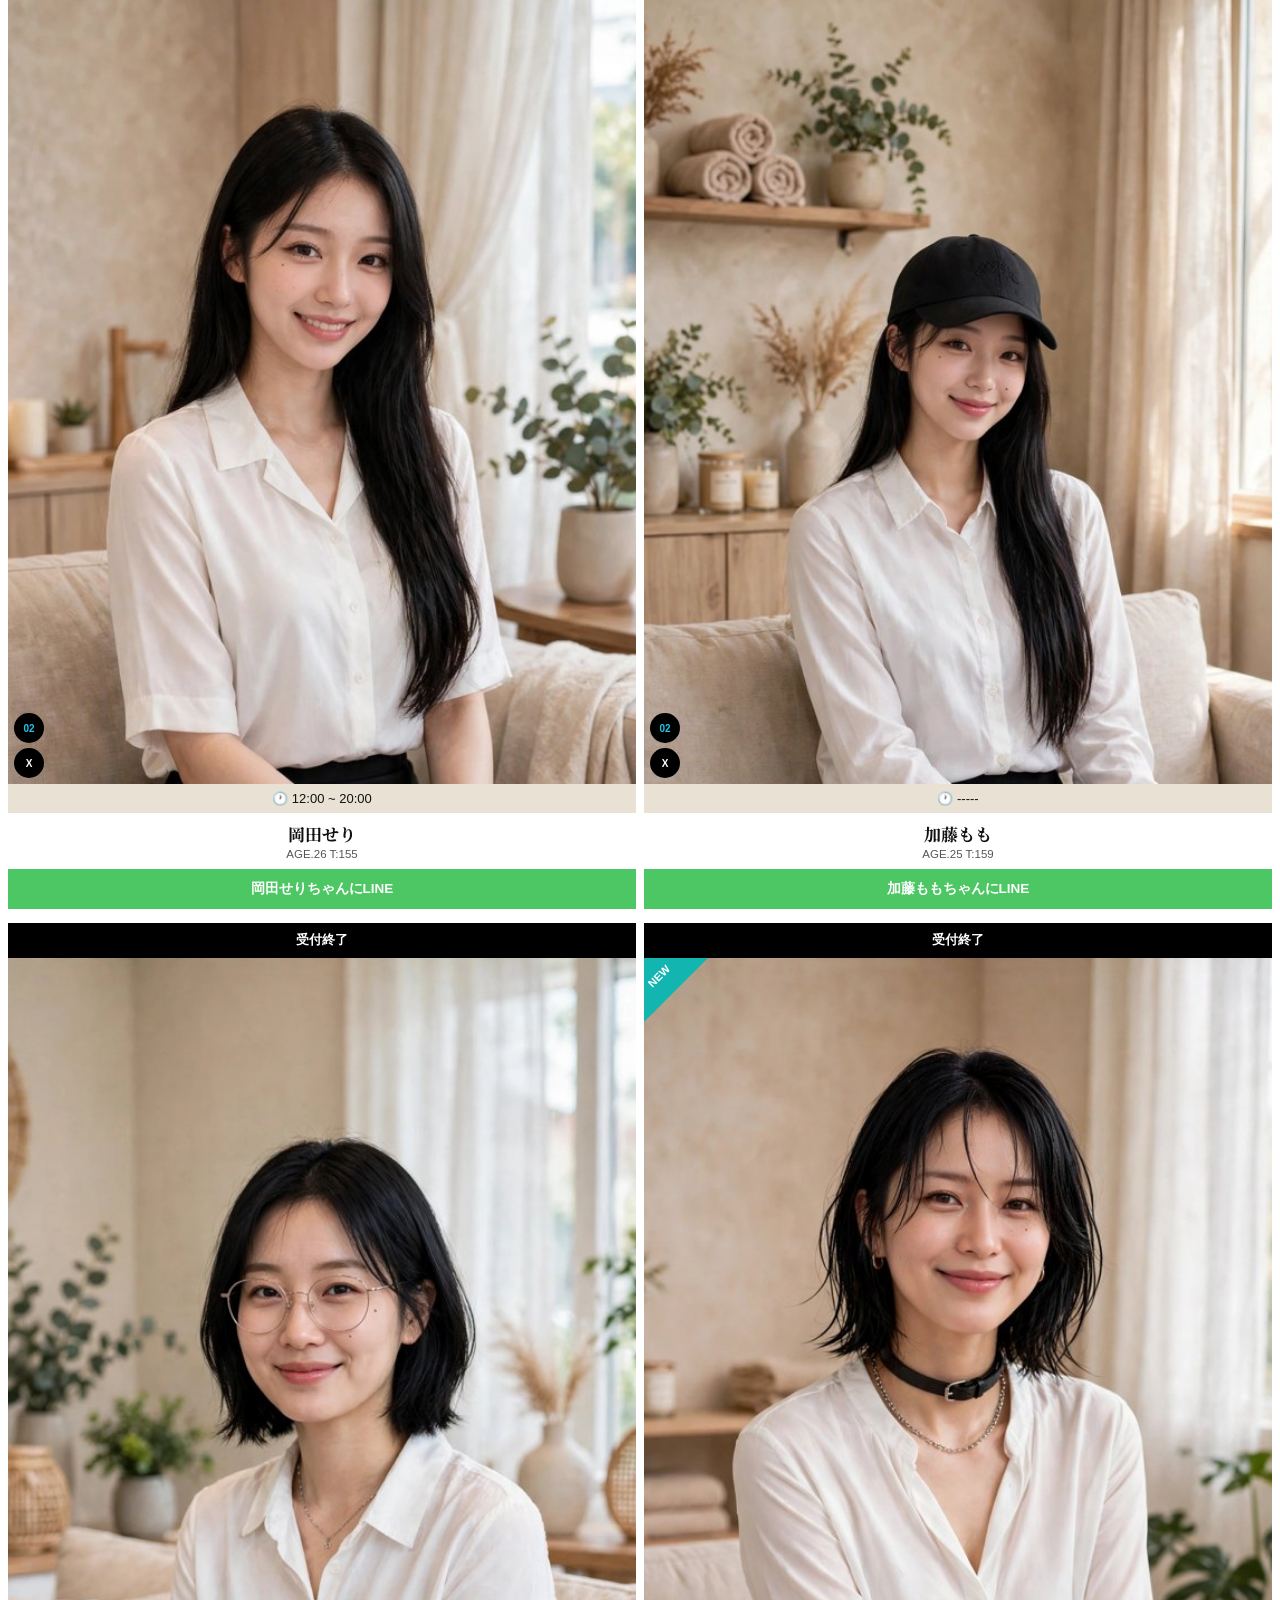
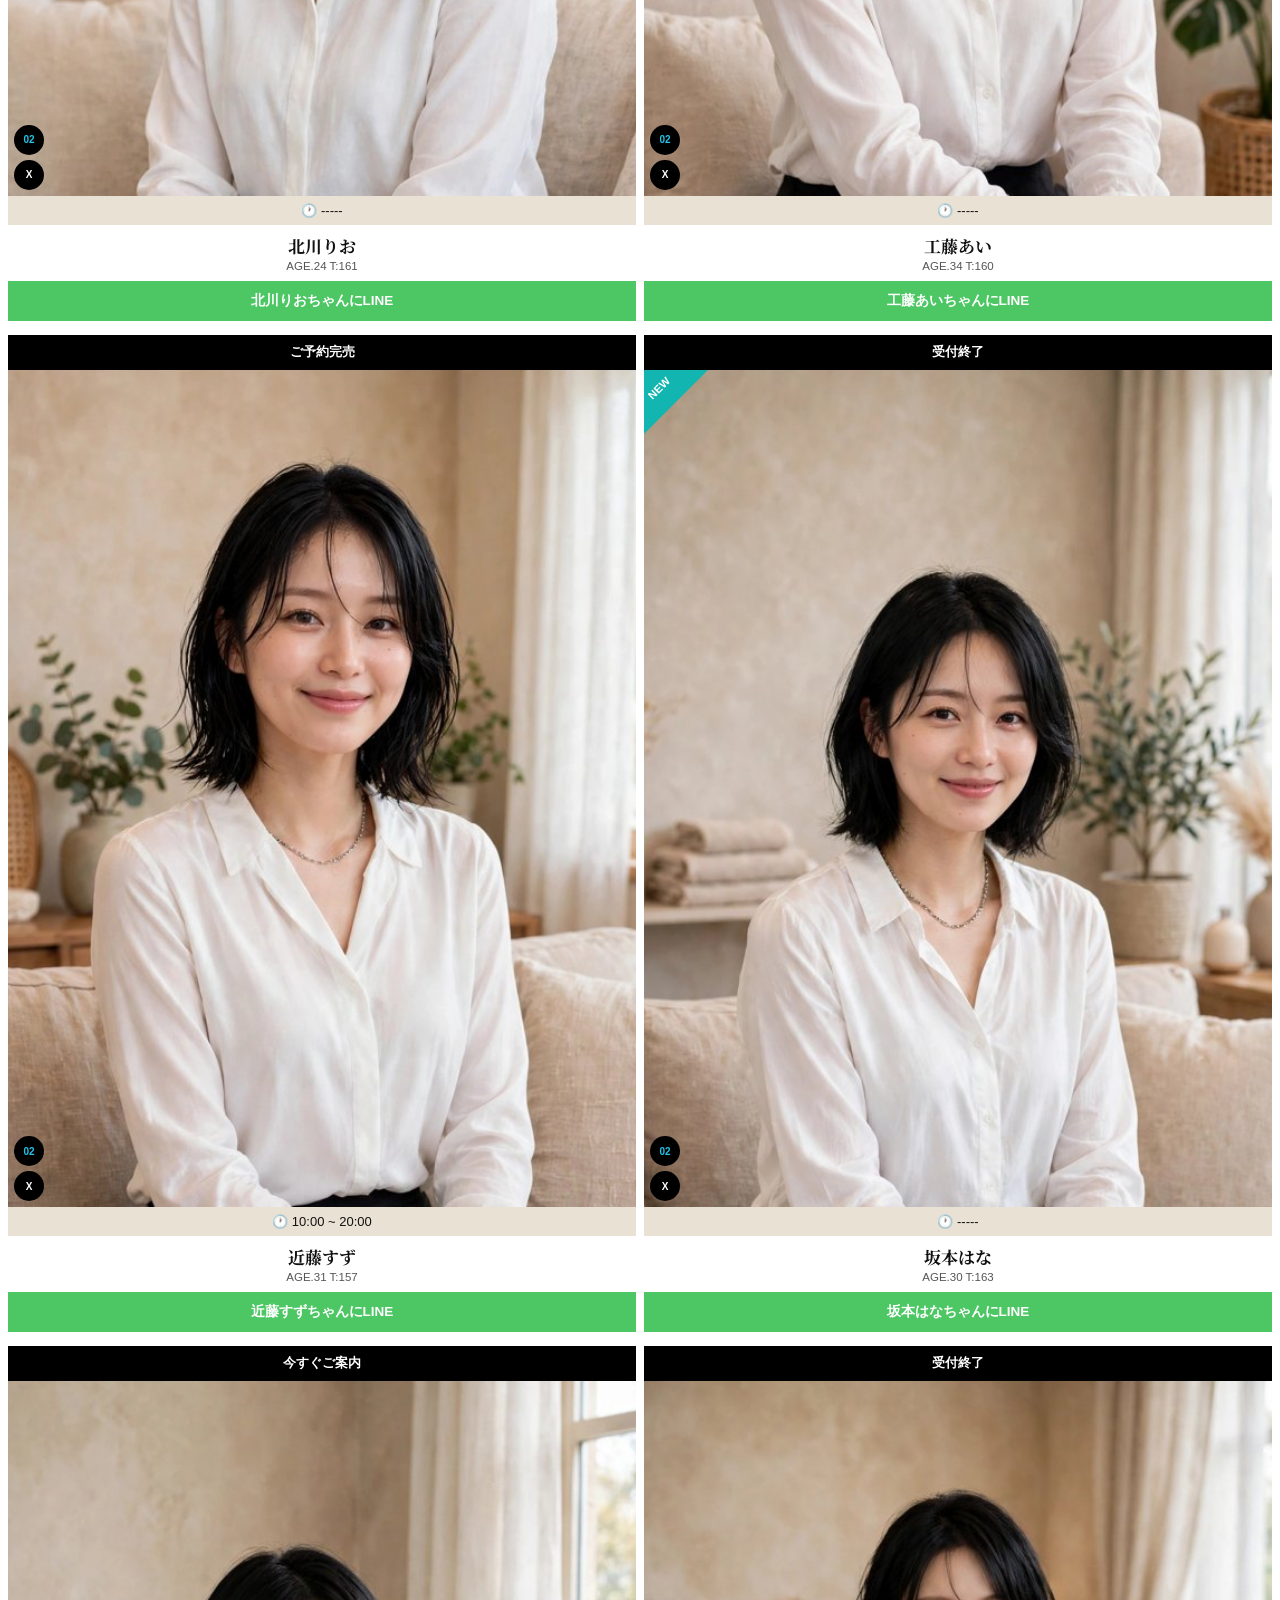
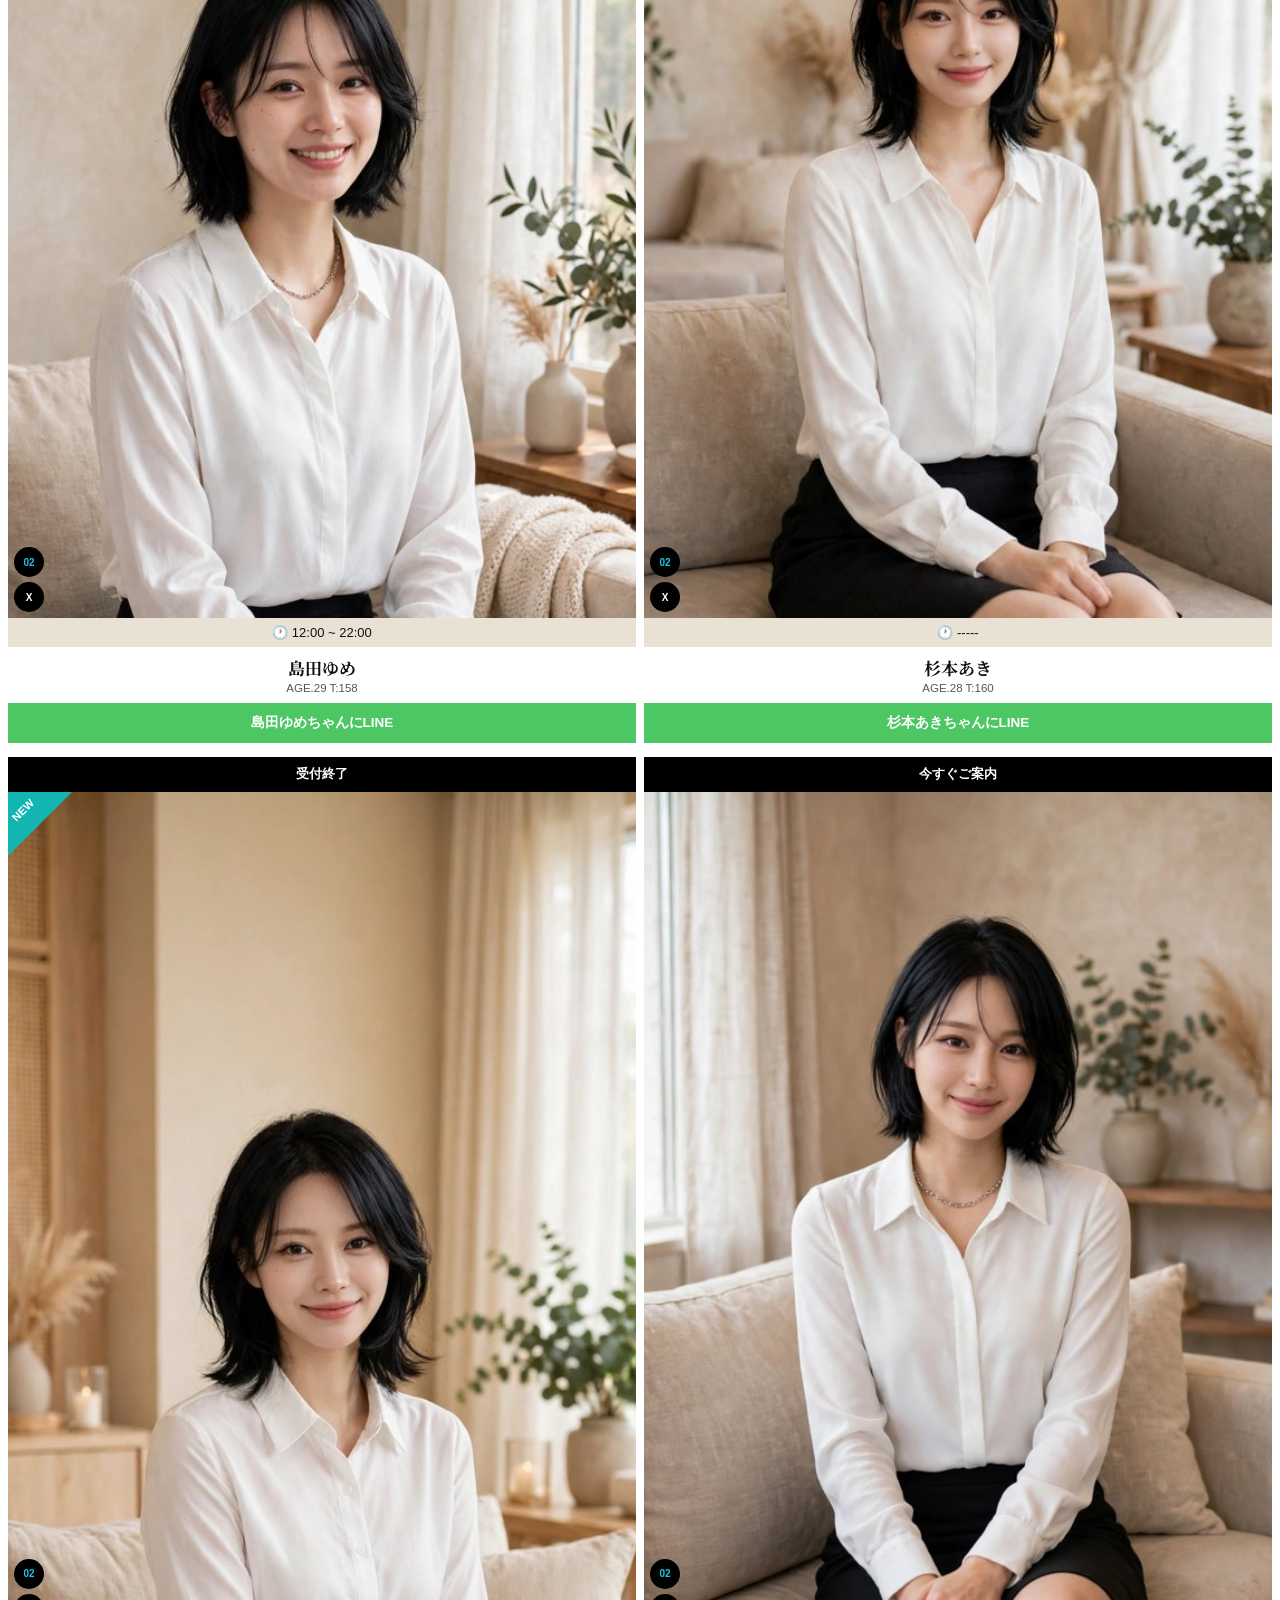
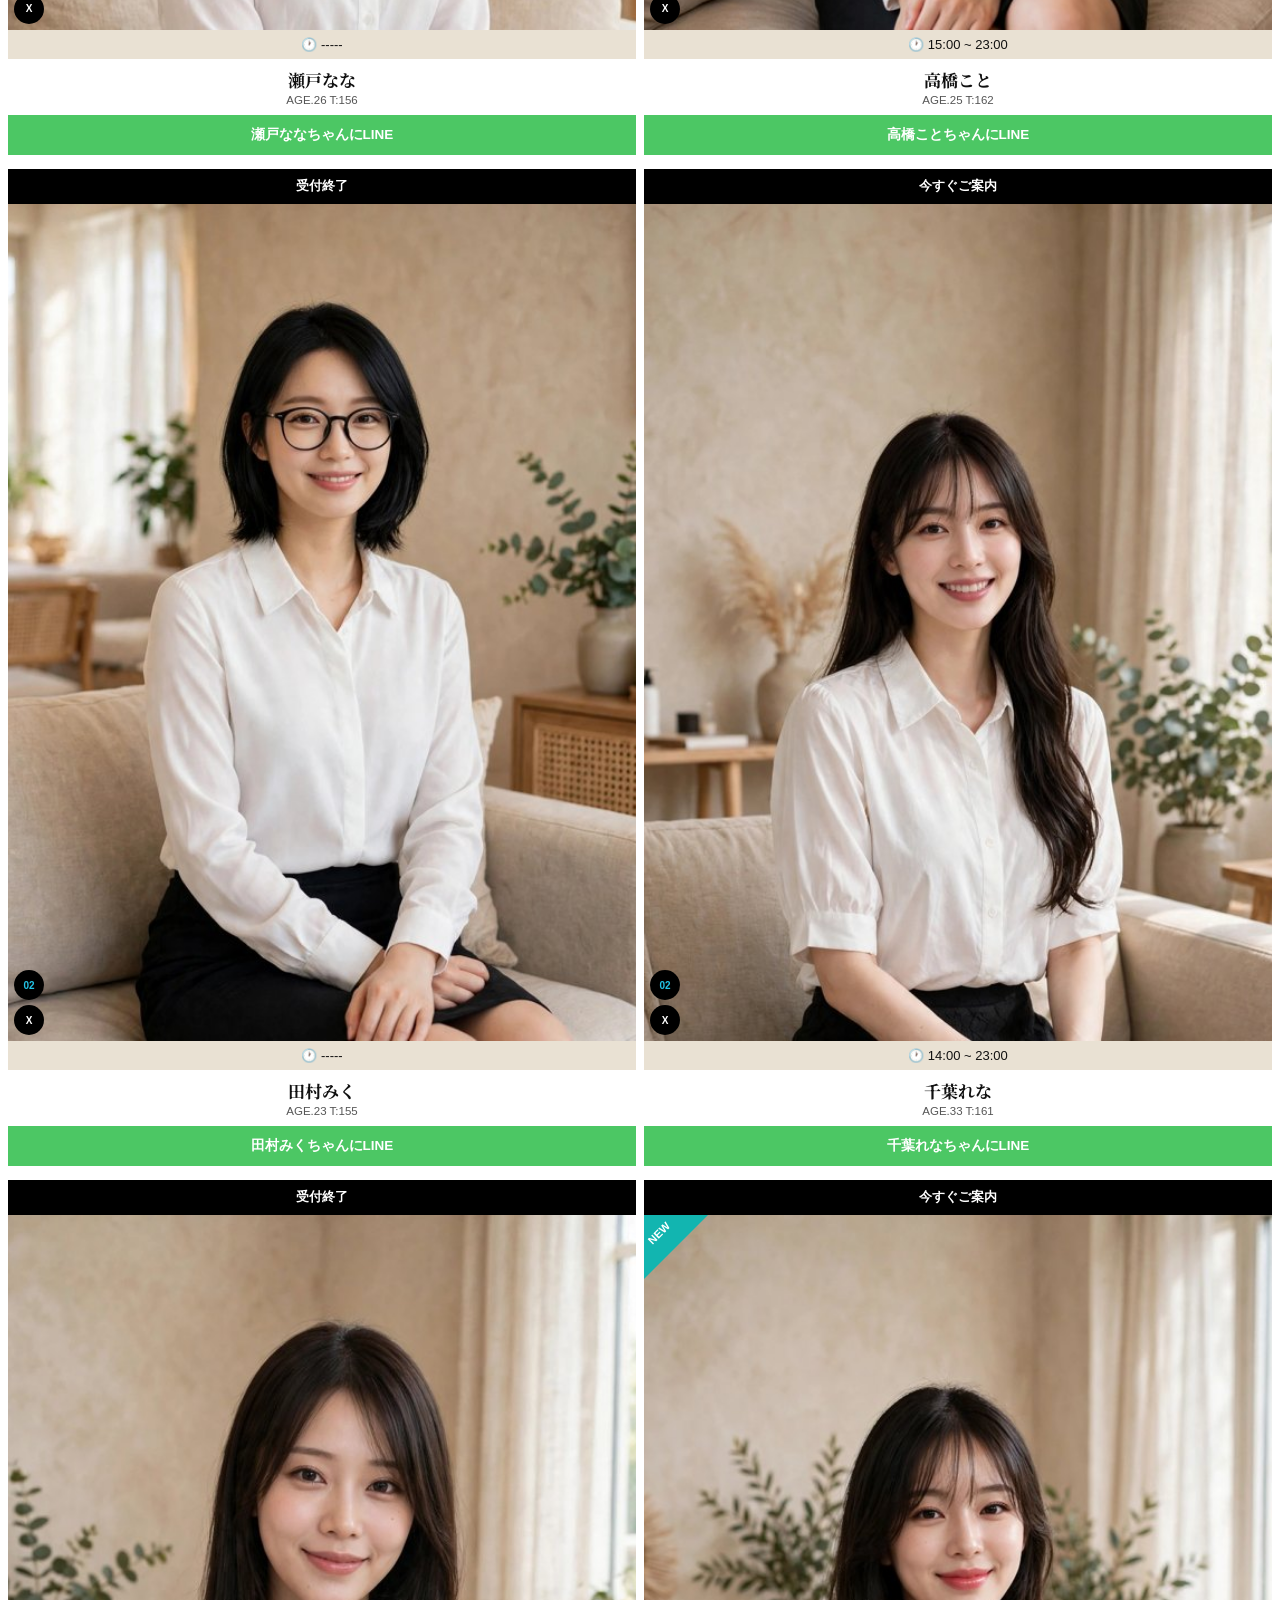
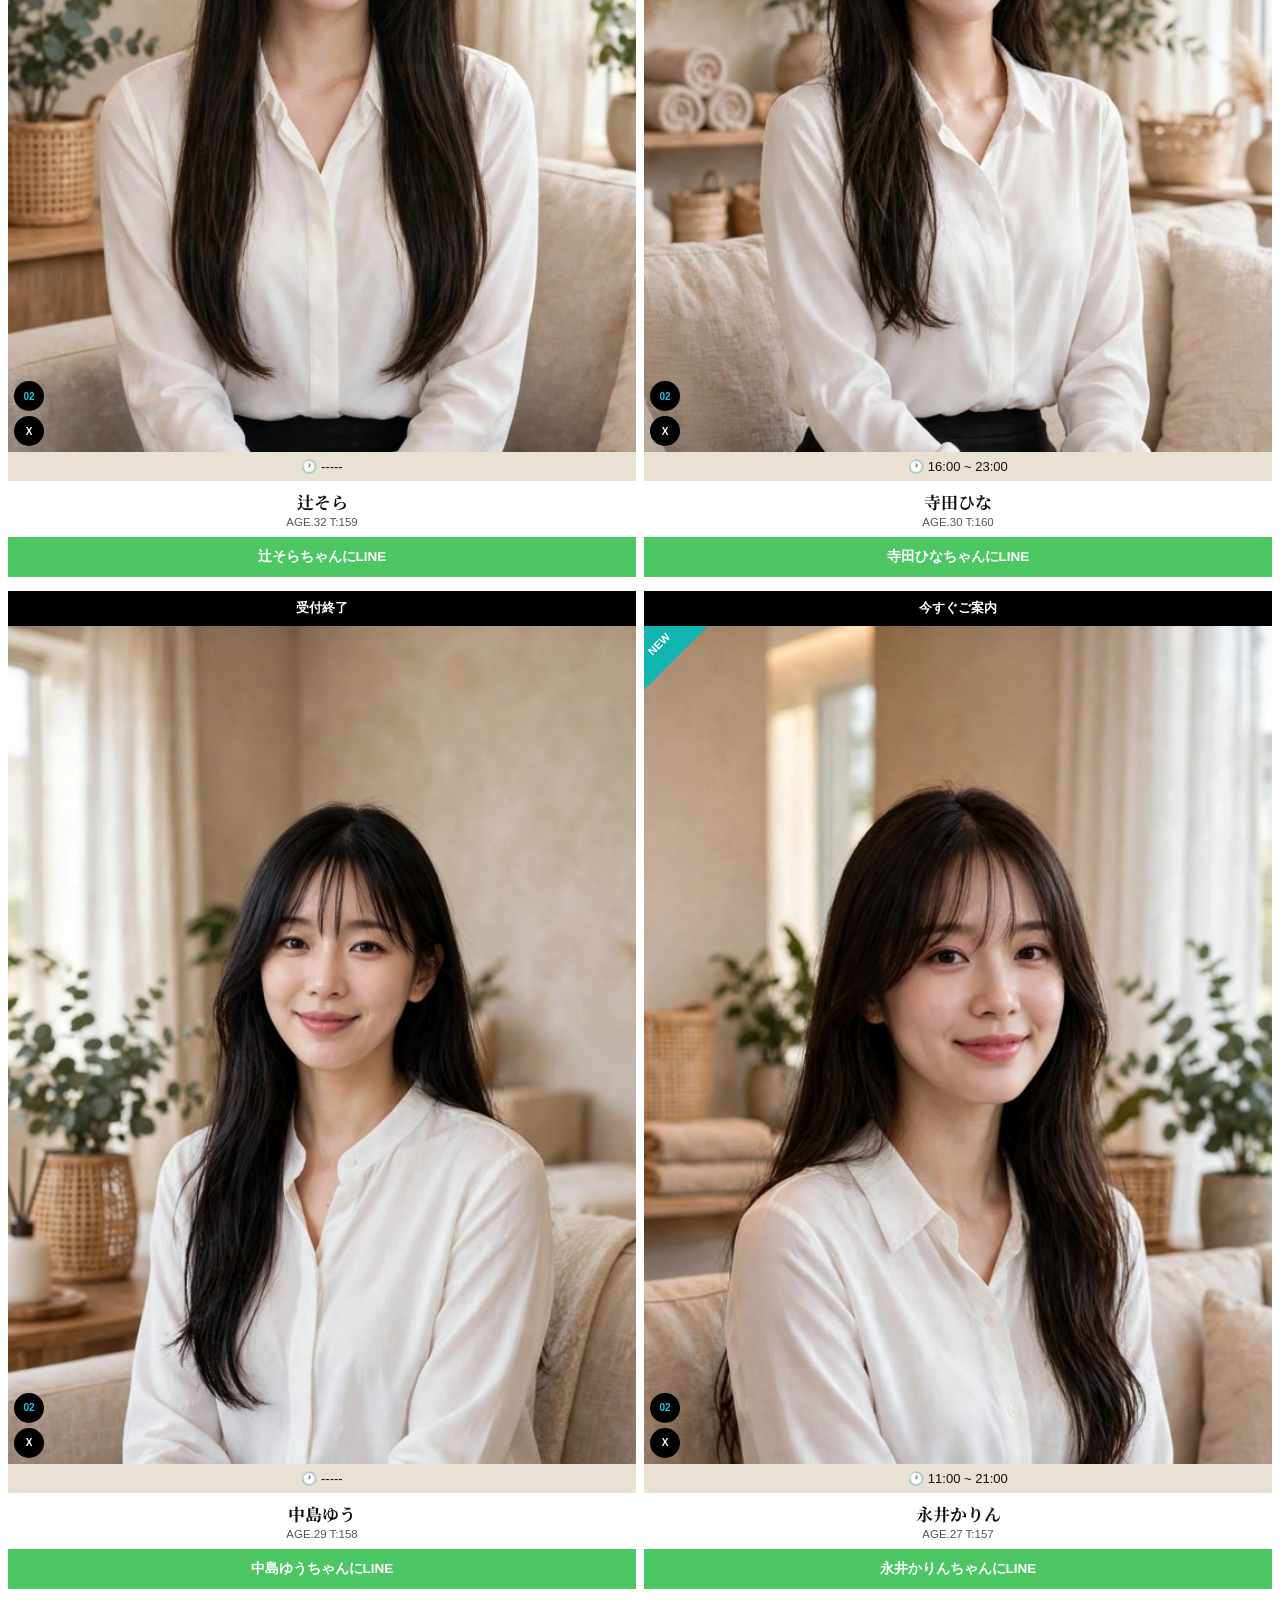
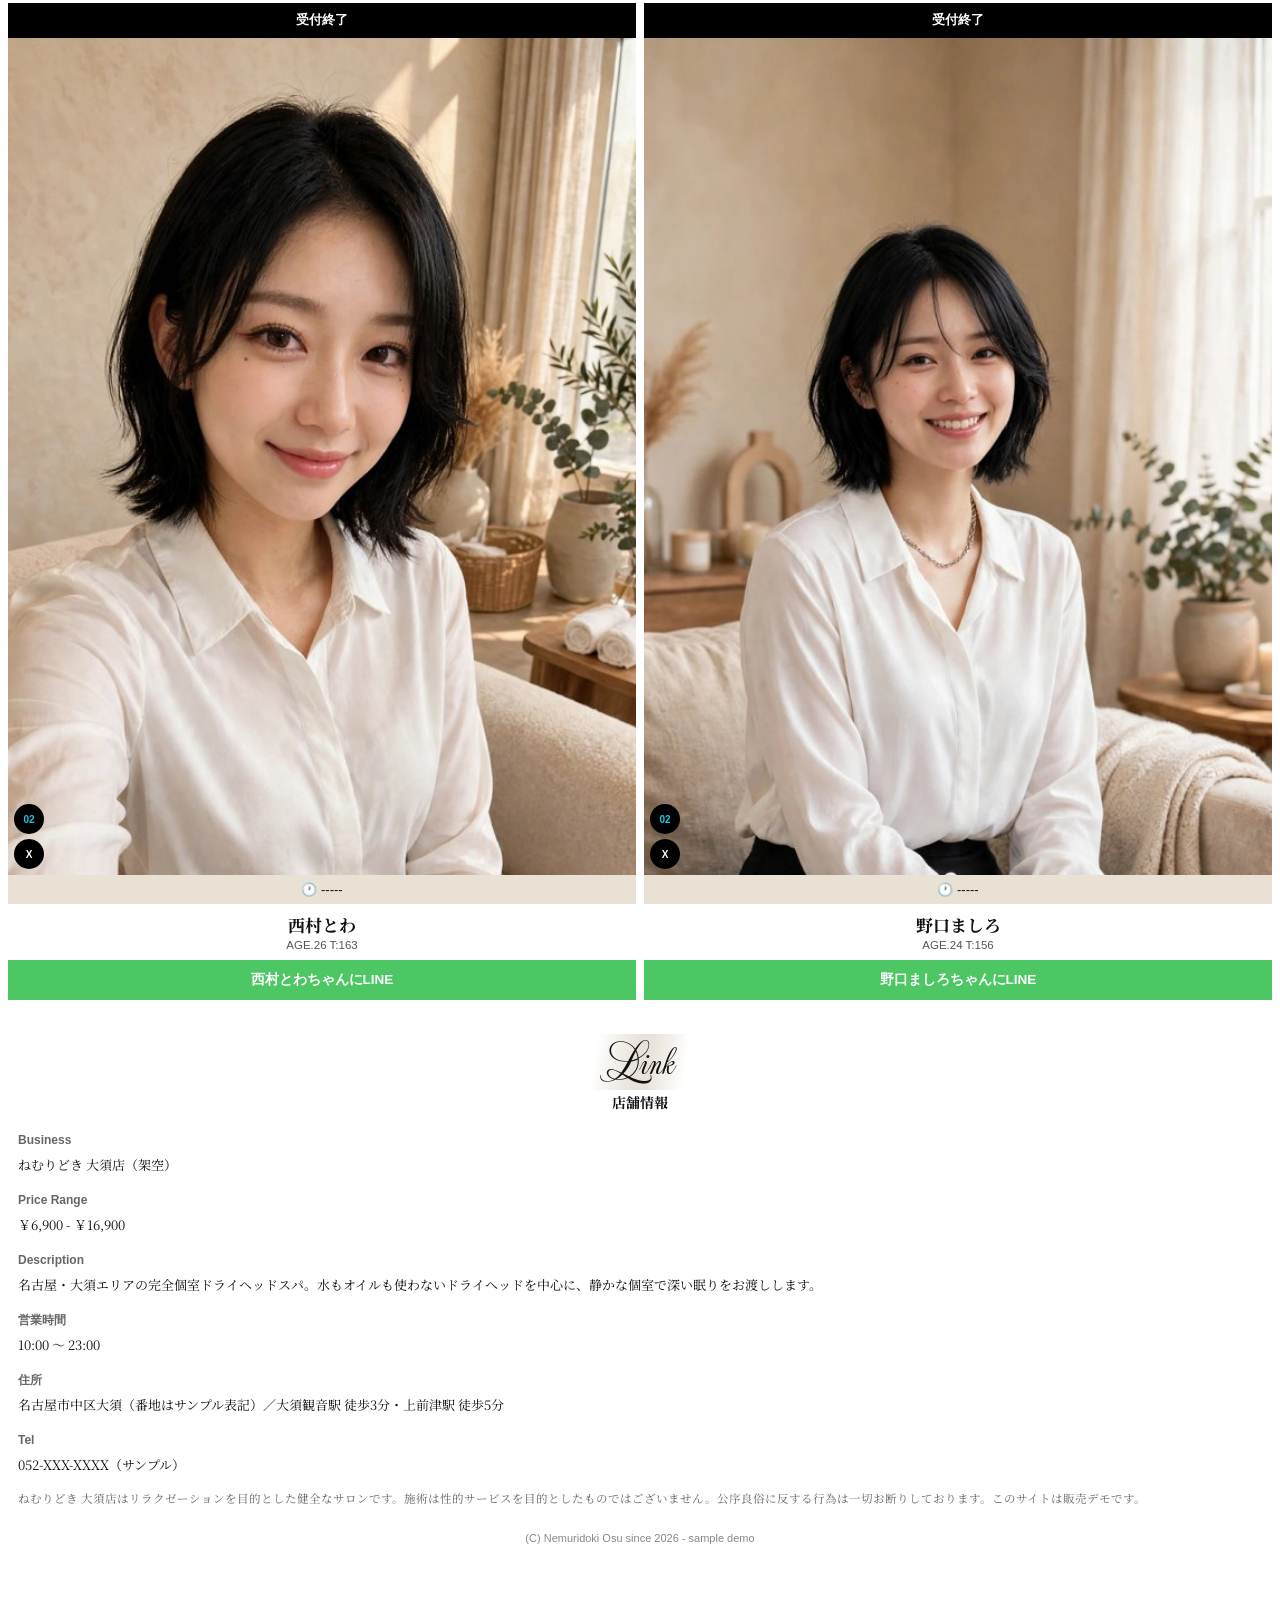
<file: therapist.html>
<!DOCTYPE html><html lang="ja"><head><meta charset="UTF-8"><meta name="viewport" content="width=device-width,initial-scale=1"><title>セラピスト一覧｜大須のメンズエステ【ねむりどき 大須店】（デモ）</title><link rel="stylesheet" href="style.css"><link rel="preconnect" href="https://fonts.googleapis.com"><link href="https://fonts.googleapis.com/css2?family=Mea+Culpa&family=Noto+Serif+JP:wght@400;700&display=swap" rel="stylesheet"></head><body><script src="staff.js"></script>
<div class="demo">サンプル／デモサイトです（架空の店舗・人物・条件はサンプル表示）</div>
<div class="topstrip">大須メンズエステ ねむりどき 大須店｜完全個室・ドライヘッドスパ【名古屋・大須】</div>
<header class="top"><div class="logo"><div class="l1">Nagoya Osu</div><div class="l2">Nemuridoki</div></div><button class="burger" onclick="document.getElementById('menu').classList.toggle('open')">☰</button></header>
<nav id="menu"><a href="index.html">Top<small>トップ</small></a><a href="system.html">System & Access<small>料金＆アクセス</small></a><a href="index.html#today">Today's<small>本日出勤</small></a><a href="therapist.html">Therapist<small>セラピスト一覧</small></a><a href="schedule.html">Schedule<small>週間出勤予定</small></a><a href="diary.html">Photo Diary<small>写メ日記</small></a><a href="system.html#access">Access<small>アクセス</small></a><a href="recruit.html">Recruit<small>求人情報</small></a></nav>

<h2 class="sec"><span class="en">Therapist</span><span class="ja">セラピスト一覧</span></h2>
<div class="grid2" id="allGrid"></div>
<script>
document.getElementById("allGrid").innerHTML = STAFF.map(panelHTML).join("");
</script>
<h2 class="sec"><span class="en">Link</span><span class="ja">店舗情報</span></h2>
<dl class="shopinfo">
<dt>Business</dt><dd>ねむりどき 大須店（架空）</dd>
<dt>Price Range</dt><dd>￥6,900 - ￥16,900</dd>
<dt>Description</dt><dd>名古屋・大須エリアの完全個室ドライヘッドスパ。水もオイルも使わないドライヘッドを中心に、静かな個室で深い眠りをお渡しします。</dd>
<dt>営業時間</dt><dd>10:00 ～ 23:00</dd>
<dt>住所</dt><dd>名古屋市中区大須（番地はサンプル表記）／大須観音駅 徒歩3分・上前津駅 徒歩5分</dd>
<dt>Tel</dt><dd>052-XXX-XXXX（サンプル）</dd>
</dl>
<p class="healthy">ねむりどき 大須店はリラクゼーションを目的とした健全なサロンです。施術は性的サービスを目的としたものではございません。公序良俗に反する行為は一切お断りしております。このサイトは販売デモです。</p>
<footer>(C) Nemuridoki Osu since 2026 - sample demo</footer>
<div class="bar5">
<a href="tel:0520000000"><span class="ic">☎</span><span class="lb">Tel</span></a>
<a class="line-slot" href="#"><span class="ic">💬</span><span class="lb">LINEで予約</span></a>
<a href="system.html"><span class="ic">💳</span><span class="lb">Card</span></a>
<a href="system.html"><span class="ic">¥</span><span class="lb">System</span></a>
<a href="recruit.html"><span class="ic">🏷</span><span class="lb">Recruit</span></a>
</div>

</body></html>
</file>
<file: style.css>
*{margin:0;padding:0;box-sizing:border-box}
body{font-family:"Noto Serif JP","Hiragino Mincho ProN","Yu Mincho",serif;color:#111;background:#fff;padding-bottom:64px}
img{display:block;width:100%}
a{color:#111}
.demo{background:#B08D3E;color:#fff;text-align:center;font-size:11px;padding:5px;font-family:sans-serif}
.topstrip{background:#000;color:#fff;text-align:center;font-size:10.5px;padding:6px 4px;font-family:sans-serif}
header.top{display:flex;justify-content:space-between;align-items:center;padding:10px 12px;border-bottom:1px solid #eee}
.logo{line-height:1.05}
.logo .l1{font-family:"Mea Culpa",cursive;font-size:15px}
.logo .l2{font-family:"Mea Culpa",cursive;font-size:27px}
.burger{background:#000;color:#fff;border:none;width:44px;height:44px;font-size:20px;cursor:pointer}
#menu{display:none;background:#fff;border-bottom:2px solid #000;padding:8px 0}
#menu.open{display:block}
#menu a{display:block;padding:10px 16px;text-decoration:none;font-size:14px;border-bottom:1px solid #f0f0f0}
#menu a small{color:#888;font-size:11px;margin-left:6px}
.hero{position:relative}
.hero img{aspect-ratio:3/4;object-fit:cover;object-position:top}
.hero .cap{position:absolute;top:16%;left:0;right:0;text-align:center;color:#fff;text-shadow:0 1px 8px rgba(0,0,0,.45)}
.hero .cap .big{font-size:34px;letter-spacing:.35em;font-weight:700}
.hero .cap .sub{font-family:"Mea Culpa",cursive;font-size:22px;margin-top:4px}
.catch{text-align:center;padding:22px 18px 6px}
.catch h1{font-size:23px;font-weight:700}
.catch p{font-size:13px;line-height:2;margin-top:10px;color:#333}
.catch .links{margin-top:12px;font-size:14px}
.catch .links a{margin:0 10px}
h2.sec{text-align:center;margin:34px 0 16px;position:relative}
h2.sec .en{font-family:"Mea Culpa",cursive;font-size:40px;font-weight:400;position:relative;padding:0 14px;background:linear-gradient(100deg,transparent 5%,rgba(190,175,150,.35) 45%,rgba(190,175,150,.35) 60%,transparent 95%)}
h2.sec .ja{display:block;font-size:14px;margin-top:2px}
.grid2{display:grid;grid-template-columns:1fr 1fr;gap:14px 8px;padding:0 8px}
.panel{display:flex;flex-direction:column}
.panel .status{background:#000;color:#fff;text-align:center;font-size:12.5px;font-weight:700;padding:9px 2px;font-family:sans-serif}
.panel .ph{position:relative;display:block}
.panel .ph img{aspect-ratio:3/4;object-fit:cover;object-position:top}
.newrib{position:absolute;top:0;left:0;width:64px;height:64px;overflow:hidden}
.newrib::before{content:"";position:absolute;top:0;left:0;border-style:solid;border-width:64px 64px 0 0;border-color:#12B5B0 transparent transparent transparent}
.newrib{color:#fff;font-size:11px;font-weight:700;font-family:sans-serif}
.newrib span{position:absolute;top:12px;left:2px;transform:rotate(-45deg);color:#fff}
.rankv{position:absolute;top:8px;right:4px;writing-mode:vertical-rl;color:rgba(176,141,62,.85);font-size:13px;font-weight:700;letter-spacing:.15em}
.sns{position:absolute;left:6px;bottom:6px;display:flex;flex-direction:column;gap:5px}
.sns i{font-style:normal;width:30px;height:30px;border-radius:50%;background:#000;color:#fff;display:flex;align-items:center;justify-content:center;font-size:10px;font-weight:700;font-family:sans-serif}
.sns .s02{color:#22C3E6}
.timebar{background:#E9E1D3;text-align:center;font-size:13px;padding:7px 2px;font-family:sans-serif}
.pname{text-align:center;font-size:17px;font-weight:700;margin-top:8px}
.pname a{text-decoration:none}
.pspec{text-align:center;font-size:11.5px;color:#555;font-family:sans-serif;margin-top:2px}
.linebtn{display:block;background:#4CC764;color:#fff;text-align:center;text-decoration:none;font-weight:700;font-size:13.5px;padding:11px 2px;margin-top:9px;font-family:sans-serif}
.dgrid{display:grid;grid-template-columns:1fr 1fr;gap:3px;padding:0 3px}
.dcell{position:relative;display:block}
.dcell img{aspect-ratio:1/1;object-fit:cover;object-position:top}
.drib{position:absolute;top:0;left:0;color:#fff;font-size:11px;font-weight:700;font-family:sans-serif;padding:5px 10px 5px 6px;clip-path:polygon(0 0,100% 0,82% 100%,0 100%)}
.drib.blue{background:#2B6CB0}
.drib.pink{background:#F0529B;color:#FFE45C}
.voicebox{background:#F4F4F4;margin:0 14px;padding:18px 14px;font-size:13px;line-height:1.9;text-align:center;color:#444}
.resbtn{display:block;margin:0 40px;background:#F3EDE0;border:1px solid #111;text-align:center;padding:14px;font-size:16px;text-decoration:none}
.recruit{text-align:center;padding:0 14px}
.recruit .big{font-size:19px;font-weight:700}
.recruit .nobar{display:flex;align-items:center;gap:10px;margin:14px 0}
.recruit .nobar::before,.recruit .nobar::after{content:"";flex:1;border-top:1px solid #111}
.recruit .nobar span{background:#000;color:#fff;font-weight:700;padding:8px 18px;font-size:14.5px}
.recruit img.strip{aspect-ratio:16/9;object-fit:cover}
.recruit .lines{font-size:13.5px;line-height:2.1;margin-top:12px}
.boxes{display:flex;gap:8px;margin-top:16px}
.boxes .box{flex:1;border:1.5px solid #111;outline:1px solid #111;outline-offset:-5px;padding:12px 2px}
.boxes .box .t{font-size:11px}
.boxes .box .m{font-size:19px;font-weight:700;margin:3px 0}
.boxes .box .b{font-size:11px}
.recbtns{display:flex;gap:8px;margin-top:16px}
.recbtns a{flex:1;text-align:center;padding:14px 2px;text-decoration:none;font-weight:700;font-size:14.5px;font-family:sans-serif}
.recbtns .detail{background:#000;color:#fff}
.recbtns .apply{background:#4CC764;color:#fff}
.shopinfo{padding:0 18px;font-size:13px;line-height:2}
.shopinfo dt{font-weight:700;font-family:sans-serif;font-size:12px;color:#666}
.shopinfo dd{margin-bottom:10px}
.healthy{font-size:11.5px;color:#666;line-height:1.9;padding:0 18px;margin-top:8px}
footer{text-align:center;font-size:11px;color:#888;padding:22px 10px 8px;font-family:sans-serif}
.bar5{position:fixed;left:0;right:0;bottom:0;background:#fff;border-top:1px solid #ddd;display:flex;z-index:50}
.bar5 a{flex:1;text-align:center;text-decoration:none;color:#111;padding:7px 0 6px;font-family:sans-serif}
.bar5 .ic{display:block;font-size:19px;line-height:1.1}
.bar5 .lb{display:block;font-size:10.5px;margin-top:1px}
.dentry{border-bottom:1px solid #eee;padding:14px 12px}
.dhead{display:flex;align-items:center;gap:9px;background:#111;color:#fff;padding:7px 9px}
.dhead img{width:38px;height:38px;object-fit:cover;object-position:top}
.dhead .dnm{color:#F5C542;font-weight:700;font-size:14.5px}
.dhead .soku{margin-left:auto;display:flex}
.dhead .soku b{background:#F0529B;color:#fff;font-size:12px;padding:4px 7px;font-family:sans-serif}
.dhead .soku i{font-style:normal;border:1.5px solid #F0529B;color:#fff;font-size:12px;padding:3px 7px;font-family:sans-serif}
.dmeta{margin-top:9px;font-size:11.5px;color:#666;font-family:sans-serif}
.dcat{background:#444;color:#fff;border-radius:20px;padding:2px 9px;margin-right:8px}
.dtitle{font-size:16.5px;margin-top:7px}
.dphoto img{width:62%;aspect-ratio:1/1;object-fit:cover;object-position:top;margin-top:8px}
.dbody{font-size:13px;line-height:1.95;margin-top:8px;color:#333}
table.price{width:100%;border-collapse:collapse;font-size:13.5px}
table.price td{border-bottom:1px solid #eee;padding:10px 6px}
table.price td:last-child{text-align:right;font-weight:700;white-space:nowrap}
.note{font-size:12px;color:#555;line-height:1.9}
.gal{display:grid;grid-template-columns:1fr 1fr 1fr;gap:3px;padding:0 3px}
.gal img{aspect-ratio:3/4;object-fit:cover;object-position:top}
.msg{padding:0 18px;font-size:13.5px;line-height:2}
table.week{width:100%;border-collapse:collapse;font-size:12.5px;font-family:sans-serif}
table.week td,table.week th{border-bottom:1px solid #eee;padding:8px 6px;text-align:left}
.center{text-align:center}
.more{display:block;text-align:center;margin:16px 0 4px;font-size:13.5px}

.line-hero{margin:18px 14px 0}
.line-main{display:flex;align-items:center;gap:12px;background:#06C755;color:#fff;text-decoration:none;padding:15px 16px;border-radius:10px}
.line-main .bub{background:#fff;color:#06C755;font-weight:900;font-family:sans-serif;font-size:14px;border-radius:8px;padding:7px 9px;position:relative}
.line-main .t1{font-size:21px;font-weight:700;font-family:sans-serif}
.line-main .t2{font-size:12px;font-family:sans-serif;opacity:.95}
.line-note{text-align:center;font-size:12.5px;color:#444;margin-top:10px}
.line-sub{display:flex;gap:8px;margin-top:10px}
.line-sub a{flex:1;text-align:center;border:1.5px solid #B08D3E;color:#7A5E21;border-radius:24px;padding:11px 2px;text-decoration:none;font-size:14px;background:#fff}
.line-card{margin:22px 14px 0;border:1px solid #E3DED4;border-radius:12px;padding:16px 14px;background:#fff}
.line-card h3{font-size:19px;border-bottom:2px solid #B08D3E;display:inline-block;padding-bottom:3px}
.line-card .row{display:flex;gap:12px;margin-top:13px}
.line-card .row img{width:38%;aspect-ratio:3/4;object-fit:cover;object-position:top;border-radius:8px}
.line-card ul{list-style:none;font-size:13.5px;line-height:2.15;font-family:sans-serif}
.line-card ul li::before{content:"✓ ";color:#06C755;font-weight:900}
.line-add{display:block;background:#06C755;color:#fff;text-align:center;text-decoration:none;font-weight:700;font-family:sans-serif;border-radius:24px;padding:12px 2px;margin-top:12px;font-size:15px}
.line-card .small{font-size:11px;color:#888;margin-top:7px;font-family:sans-serif}
.bar5 a.line-slot{background:#06C755;color:#fff}
.bar5 a.line-slot .lb{font-weight:700}
</file>
